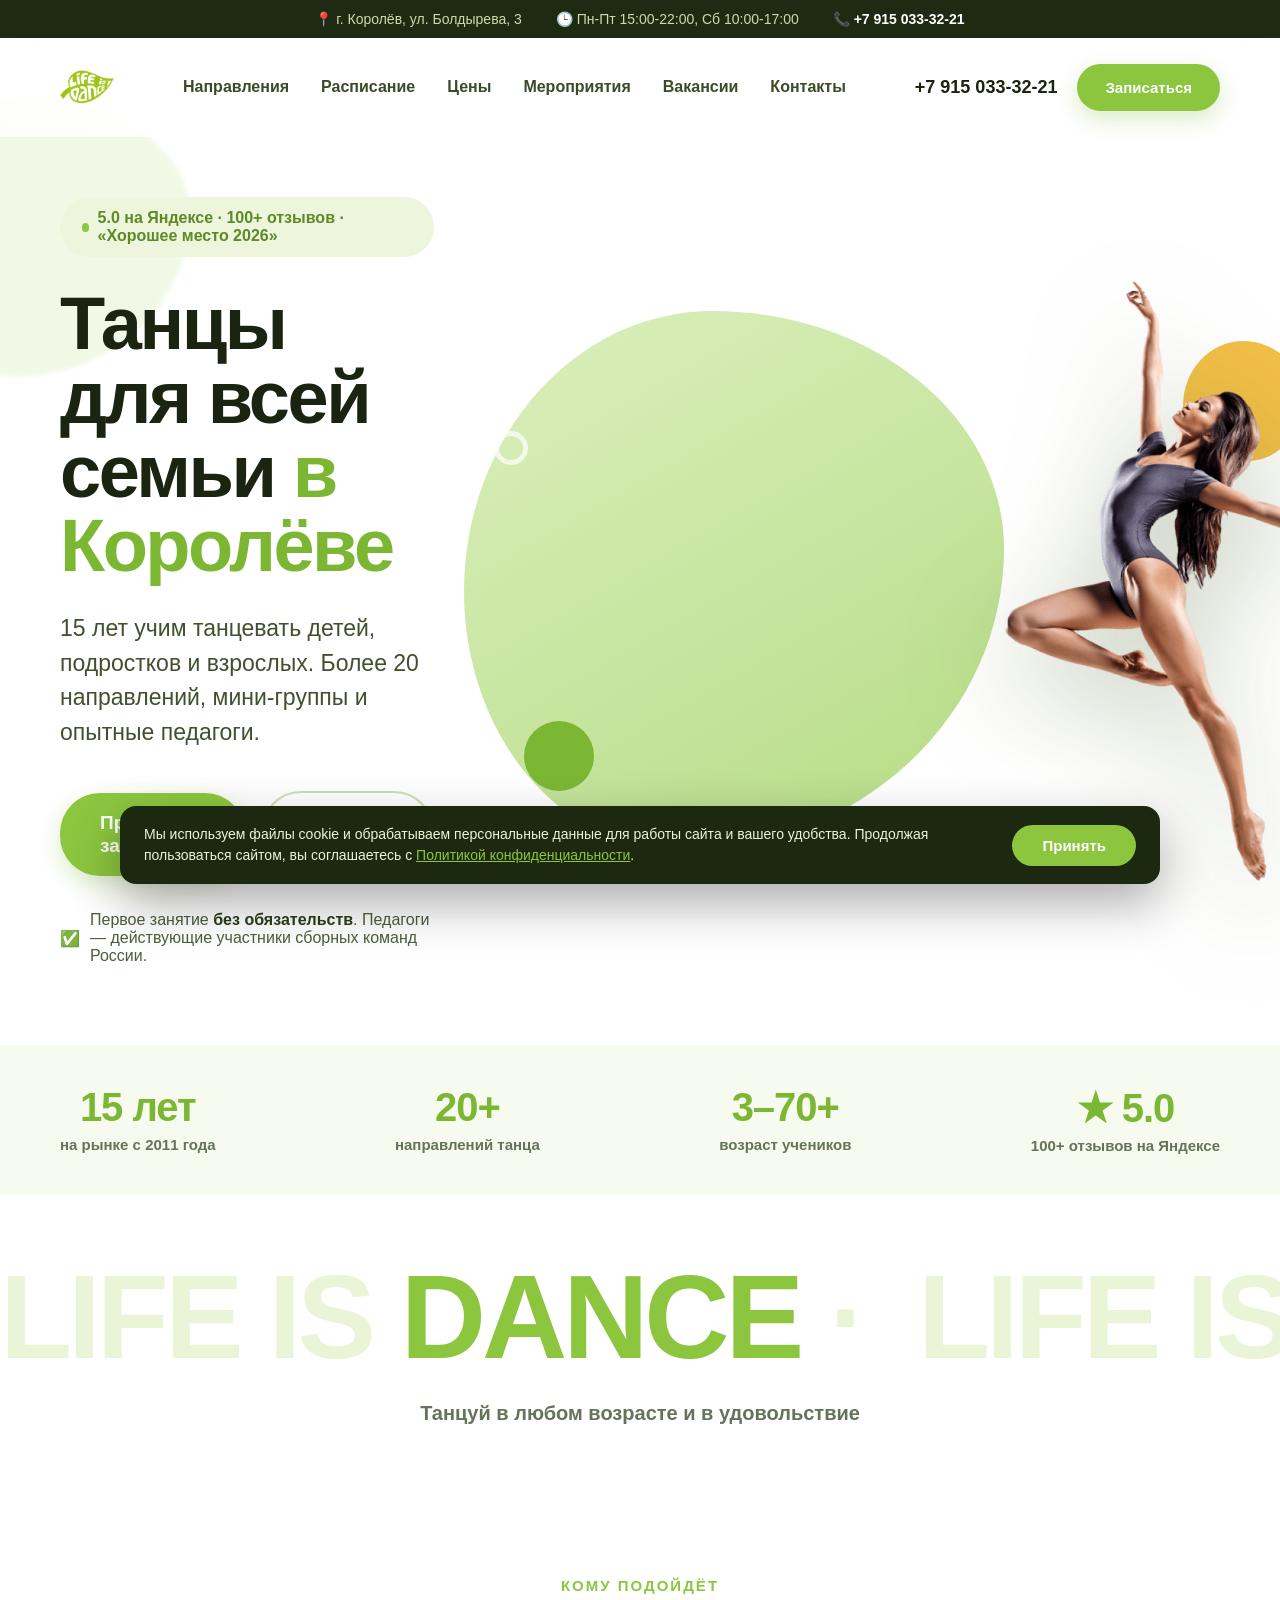
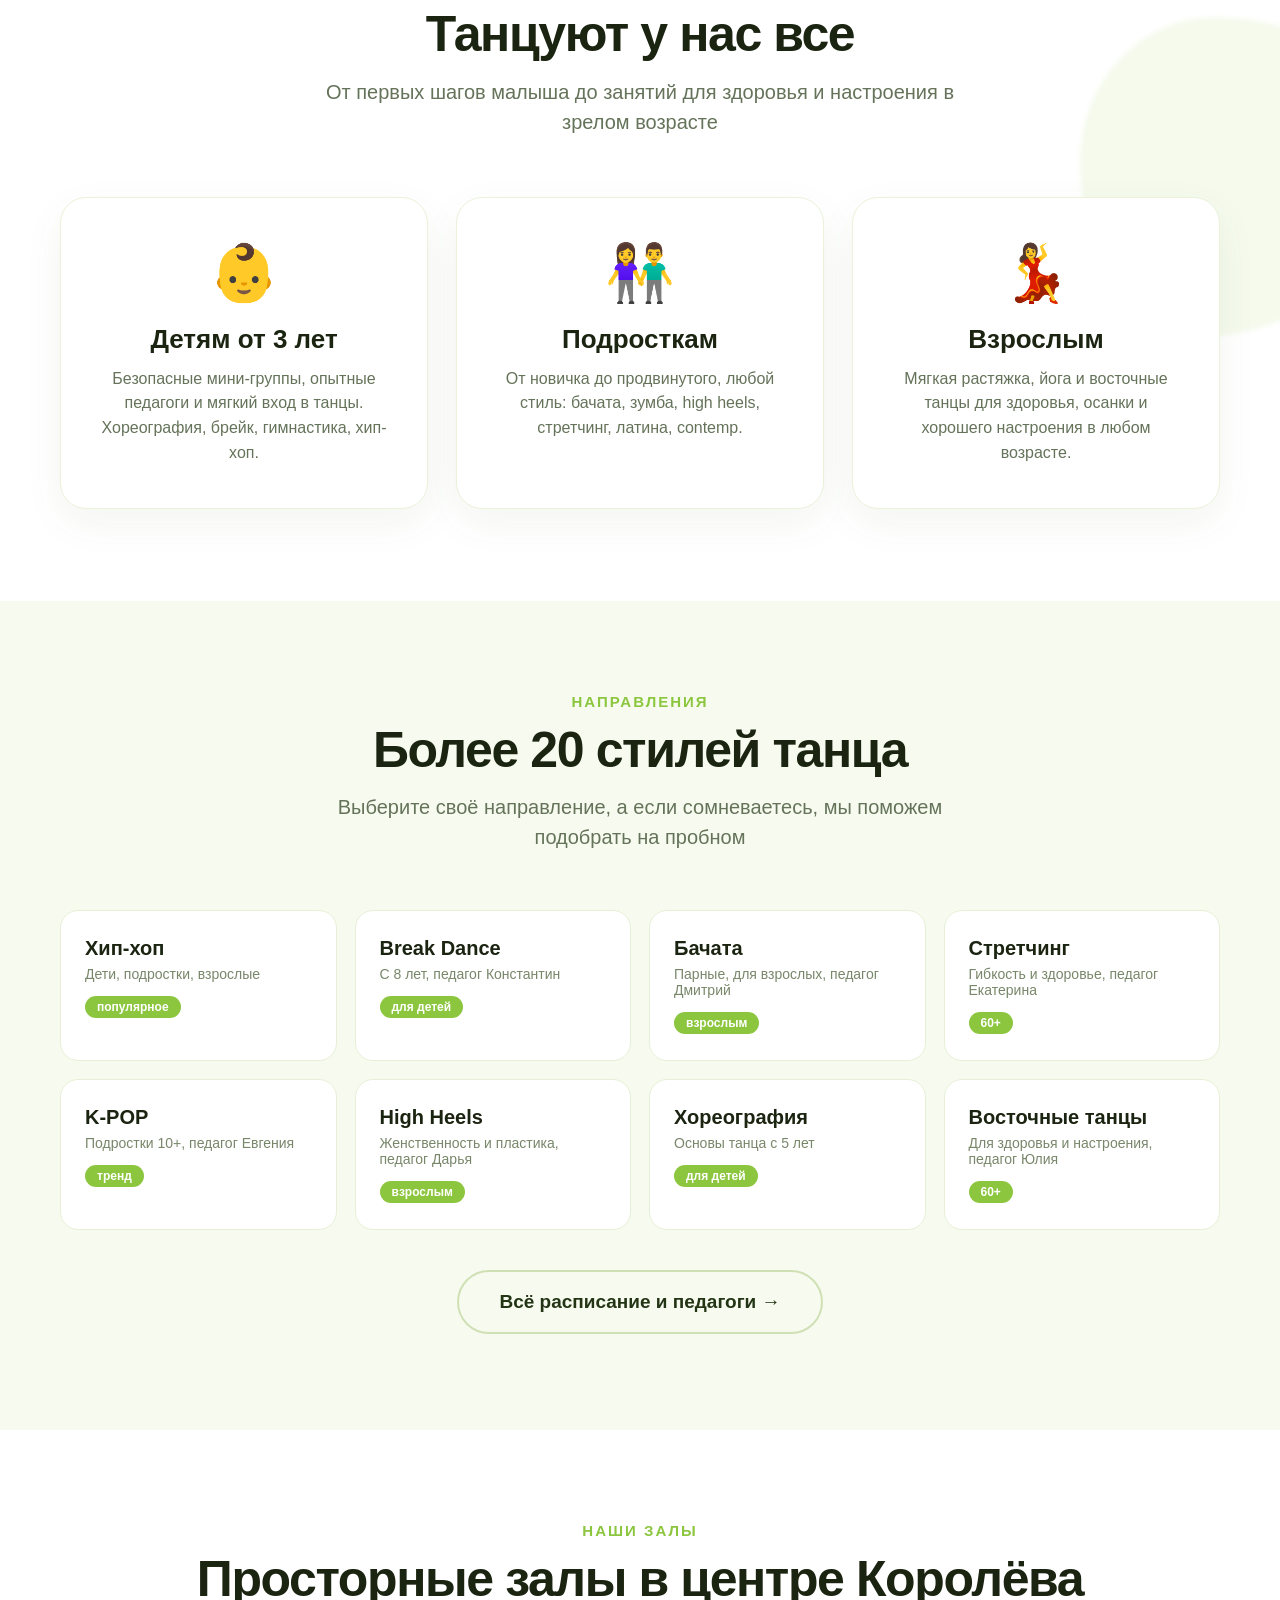
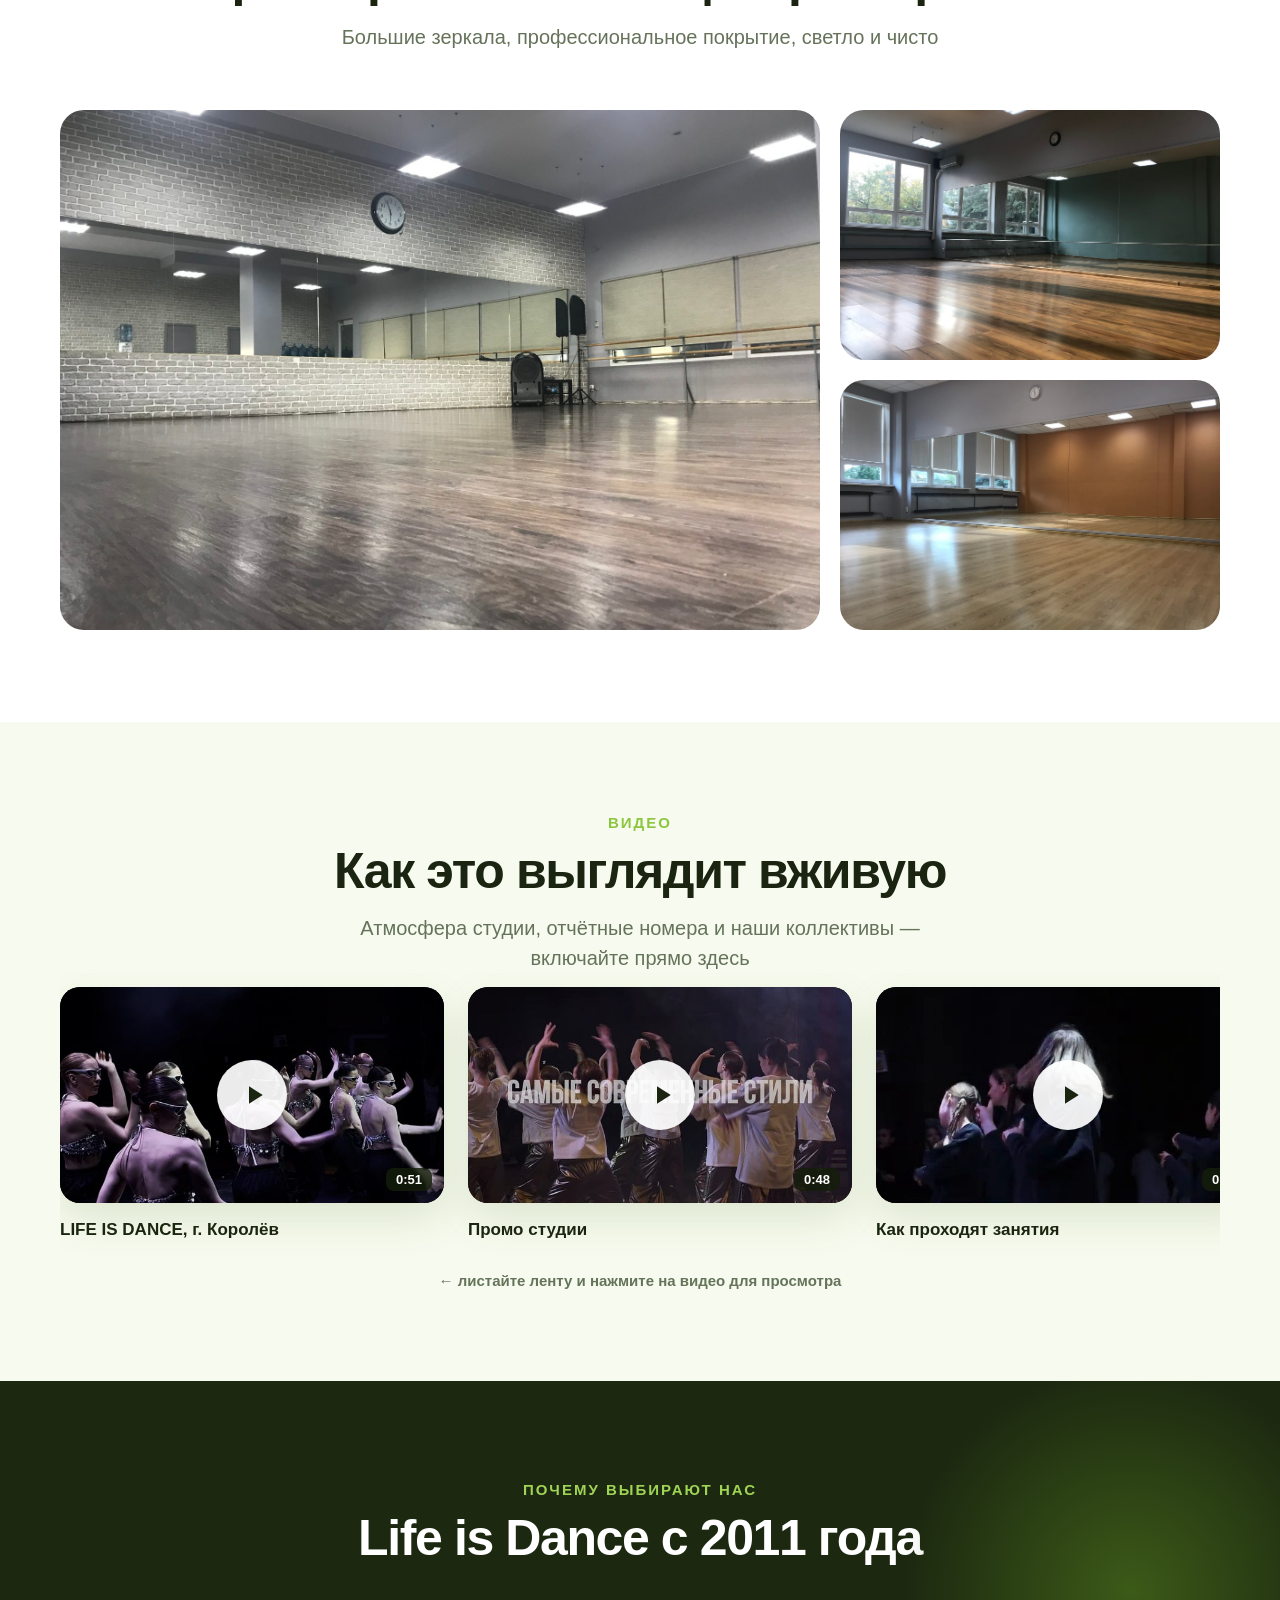
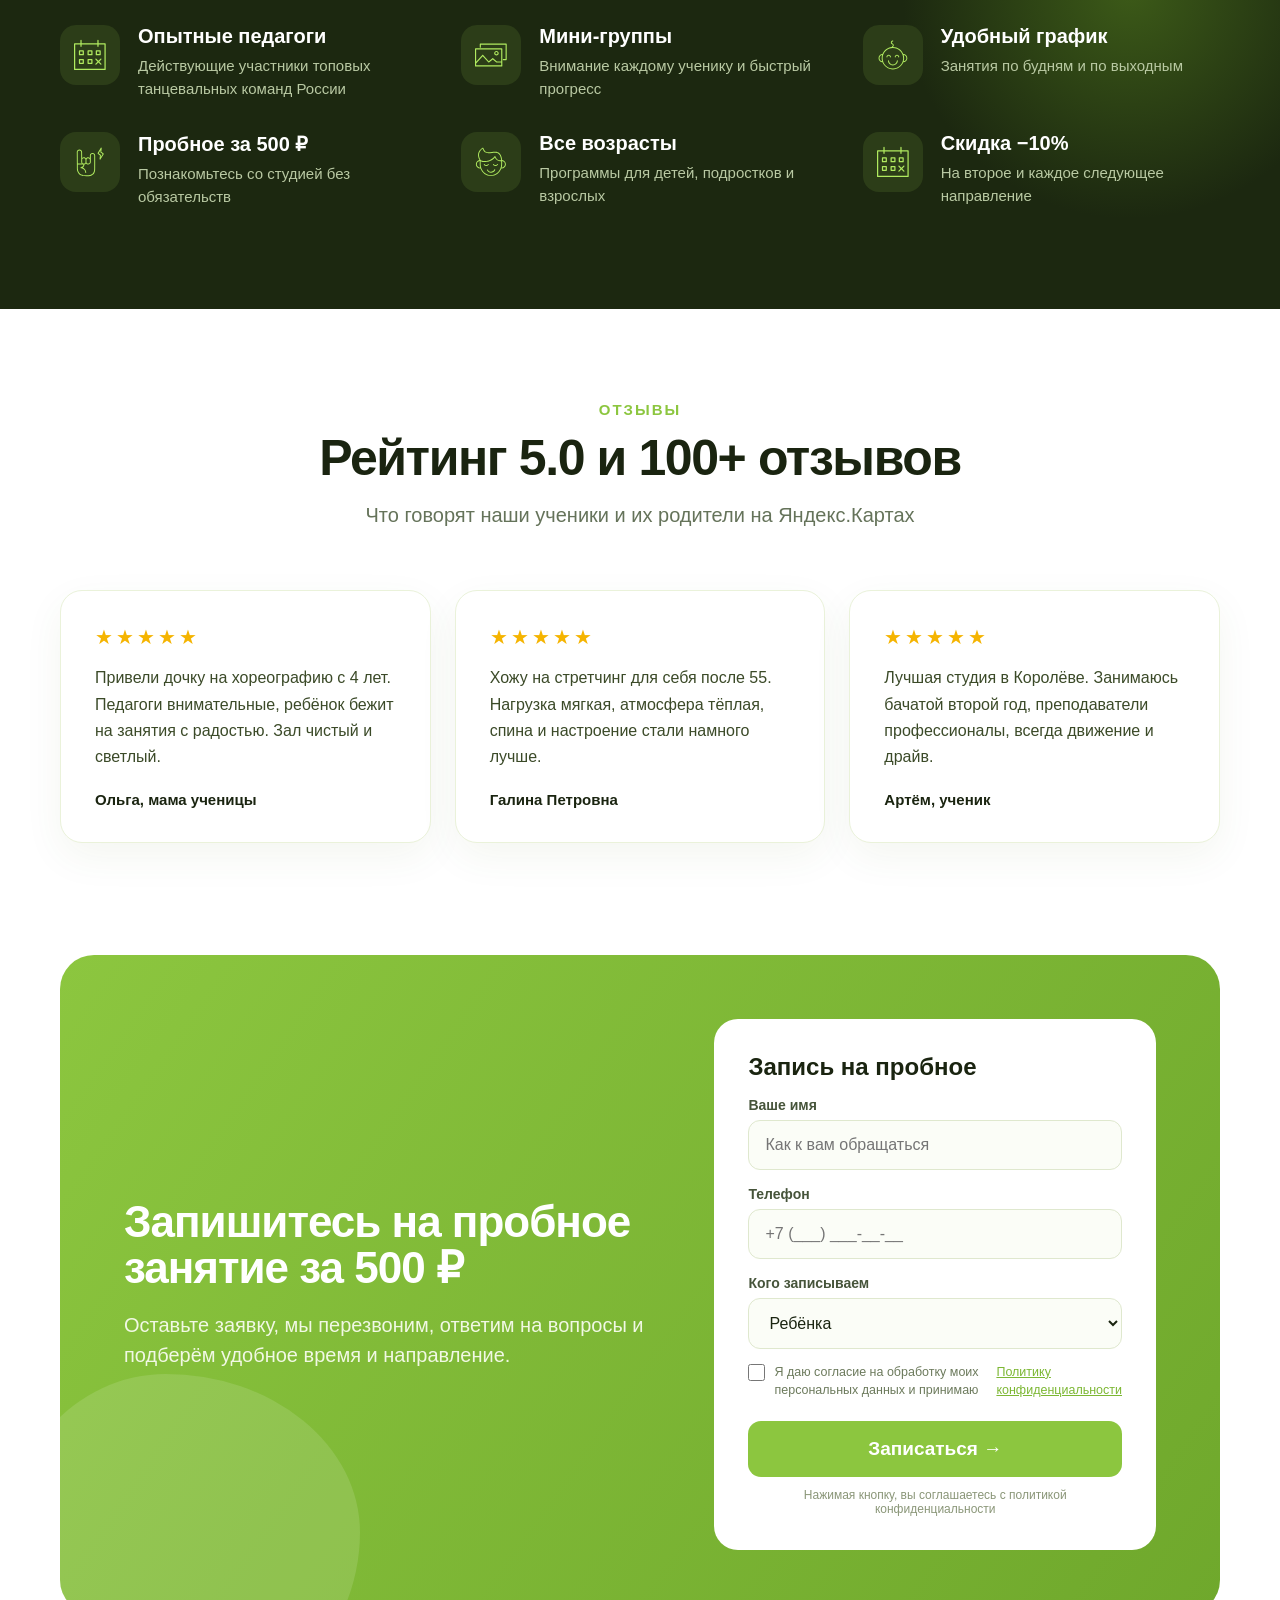
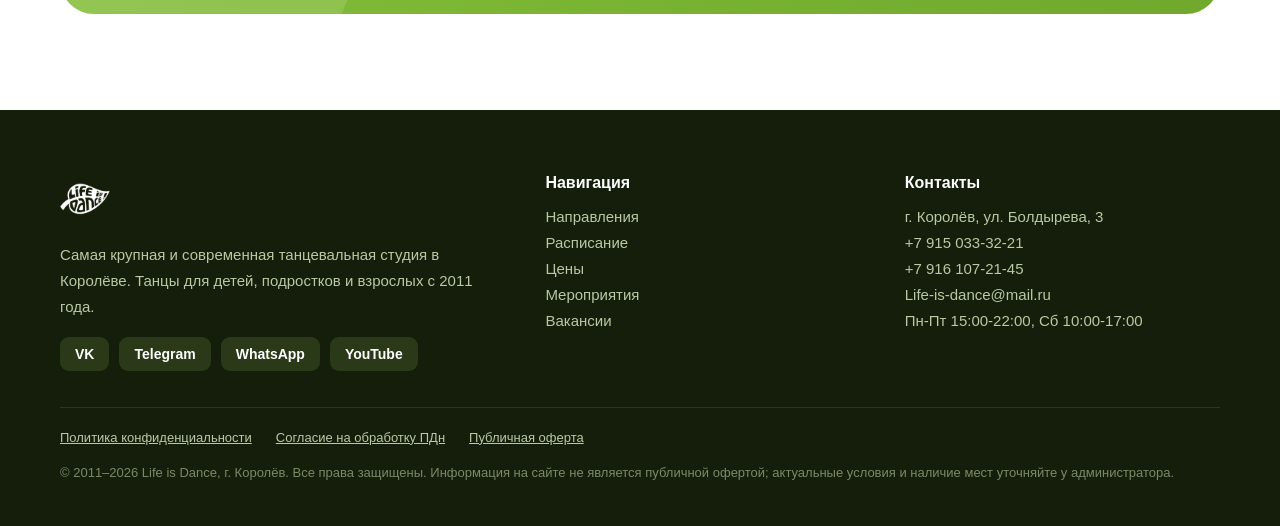
<file: index.html>
<!doctype html><html lang="ru"><head><meta charset="utf-8">
<title>Life is Dance — танцевальная студия в Королёве</title>
<meta name="viewport" content="width=device-width,initial-scale=1">
<link rel="stylesheet" href="styles.css">
<style>
/* ---- hero ---- */
.hero{display:grid;grid-template-columns:1.05fr .95fr;gap:30px;align-items:center;padding:60px 0 80px;position:relative;z-index:2}
.badge{display:inline-flex;align-items:center;gap:9px;background:var(--l3);color:#5C8A26;font-size:16px;font-weight:700;padding:12px 22px;border-radius:40px;margin-bottom:30px}
.badge .dot{width:9px;height:9px;border-radius:50%;background:var(--g);animation:twinkle 2s ease-in-out infinite}
h1{font-size:74px;line-height:1.0;font-weight:900;letter-spacing:-2.5px}
h1 span{color:var(--g2)}
.lead{font-size:23px;color:var(--ink2);line-height:1.5;margin-top:28px;max-width:520px}
.hbtns{display:flex;gap:16px;margin-top:42px;align-items:center}
.reassure{margin-top:34px;font-size:16px;color:#4E5D3A;display:flex;align-items:center;gap:10px;max-width:520px}
.reassure b{color:#2C3D18}
.hvis{position:relative;display:flex;align-items:center;justify-content:center;min-height:600px}
.hvis .b1{width:540px;height:540px;background:linear-gradient(150deg,#DCEFBE,#B5DC84);border-radius:46% 54% 60% 40%/52% 44% 56% 48%;animation:morph 14s ease-in-out infinite}
.hvis .b2{position:absolute;width:120px;height:120px;background:var(--yel);opacity:.85;border-radius:50% 50% 46% 54%/54% 48% 52% 46%;top:60px;right:70px;animation:float 6s ease-in-out infinite,morph 10s ease-in-out infinite}
.hvis .b3{position:absolute;width:70px;height:70px;background:var(--g2);border-radius:50%;bottom:90px;left:60px;animation:floatSm 5s ease-in-out infinite}
.hvis .b4{position:absolute;width:34px;height:34px;border:5px solid #fff;border-radius:50%;top:150px;left:30px;opacity:.7;animation:float 7s ease-in-out infinite}
.hvis img{position:relative;height:600px;width:auto;z-index:3;filter:drop-shadow(0 34px 55px rgba(50,80,15,.28));animation:float 8s ease-in-out infinite}
/* ---- trust strip ---- */
.trust{background:var(--l1)}
.trust .wrap{display:flex;justify-content:space-between;padding:40px 60px}
.ts{text-align:center}
.ts .n{font-size:40px;font-weight:900;color:var(--g2);letter-spacing:-1px}
.ts .l{font-size:15px;color:#65735A;font-weight:600;margin-top:6px}
/* ---- big type marquee divider ---- */
.bigtype{padding:64px 0 60px;position:relative;overflow:hidden}
.mq{display:flex;white-space:nowrap;width:max-content;animation:marquee 24s linear infinite}
.mq .t{font-size:118px;font-weight:900;letter-spacing:-4px;line-height:1;color:#EAF4D7;padding-right:60px}
.mq .t span{color:var(--g)}
.bigcap{text-align:center;font-size:20px;color:var(--mut);font-weight:600;margin-top:26px}
/* ---- audiences ---- */
.aud{display:grid;grid-template-columns:repeat(3,1fr);gap:28px;margin-top:60px;position:relative;z-index:2}
.a{background:#fff;border:1px solid var(--line);border-radius:26px;padding:42px 34px;text-align:center;box-shadow:0 14px 40px rgba(70,100,20,.06)}
.a .em{font-size:56px;display:inline-block}
.a:hover .em{animation:floatSm 1.2s ease-in-out}
.a h3{font-size:26px;font-weight:800;margin-top:18px}
.a p{font-size:16px;color:var(--mut);margin-top:12px;line-height:1.55}
/* ---- directions ---- */
.dirs{display:grid;grid-template-columns:repeat(4,1fr);gap:18px;margin-top:58px}
.d{background:#fff;border:1.5px solid #E7F0D6;border-radius:18px;padding:26px 24px}
.d .dn{font-size:20px;font-weight:800}
.d .dd{font-size:14px;color:#78876A;margin-top:6px}
.d .tag{display:inline-block;font-size:12px;font-weight:700;color:#fff;background:var(--g);border-radius:20px;padding:4px 12px;margin-top:14px}
.dmore{text-align:center;margin-top:40px}
/* ---- gallery ---- */
.gal{display:grid;grid-template-columns:2fr 1fr;gap:20px;margin-top:58px}
.gal .big{width:100%;height:520px;object-fit:cover;border-radius:24px;transition:transform .5s ease}
.gal .big:hover{transform:scale(1.02)}
.gal .col{display:grid;gap:20px}
.gal .col img{width:100%;height:250px;object-fit:cover;border-radius:24px;transition:transform .5s ease}
.gal .col img:hover{transform:scale(1.03)}
/* ---- dark premium ---- */
.dark{background:var(--dark);color:#fff;padding:100px 0;position:relative;overflow:hidden}
.dark .db{position:absolute;width:460px;height:460px;background:radial-gradient(circle,#3C5A18,transparent 70%);border-radius:50%;top:-120px;right:-80px;animation:float 12s ease-in-out infinite}
.dark .eyebrow{color:#9FD455}
.dark .h2{color:#fff}
.why{display:grid;grid-template-columns:repeat(3,1fr);gap:32px 44px;margin-top:60px;position:relative;z-index:2}
.w{display:flex;gap:18px;align-items:flex-start}
.w .ic{width:60px;height:60px;flex:none;background:#2C3D18;border-radius:16px;display:flex;align-items:center;justify-content:center;transition:transform .3s,background .3s}
.w:hover .ic{transform:translateY(-4px) rotate(-6deg);background:#37501F}
.w .ic img{width:32px;height:32px;filter:brightness(0) saturate(100%) invert(78%) sepia(38%) saturate(560%) hue-rotate(38deg)}
.w h3{font-size:20px;font-weight:800;color:#fff}
.w p{font-size:15px;color:#B9C9A3;margin-top:6px;line-height:1.55}
/* ---- reviews ---- */
.revs{display:grid;grid-template-columns:repeat(3,1fr);gap:24px;margin-top:60px}
.r{background:#fff;border:1px solid var(--line);border-radius:22px;padding:34px;box-shadow:0 14px 40px rgba(70,100,20,.06)}
.r .st{color:#F5B400;font-size:20px;letter-spacing:3px}
.r .tx{font-size:16px;color:#3B4A28;line-height:1.65;margin-top:16px}
.r .wh{font-size:15px;font-weight:800;margin-top:20px}
/* ---- cta ---- */
.ctawrap{padding:20px 0 96px}
.cta{background:linear-gradient(125deg,#8CC63F,#6FA82C,#8CC63F);background-size:200% 200%;animation:gradShift 8s ease infinite;border-radius:34px;padding:64px;display:grid;grid-template-columns:1fr .82fr;gap:52px;align-items:center;color:#fff;position:relative;overflow:hidden}
.cta .cb{position:absolute;width:360px;height:360px;background:rgba(255,255,255,.12);border-radius:46% 54% 60% 40%/52% 44% 56% 48%;bottom:-120px;left:-60px;animation:morph 12s ease-in-out infinite}
.cta h2{font-size:44px;font-weight:900;letter-spacing:-1px;line-height:1.05;position:relative;z-index:2}
.cta p{font-size:20px;color:#F1F8E4;margin-top:18px;line-height:1.5;position:relative;z-index:2}
.form{background:#fff;border-radius:24px;padding:34px;position:relative;z-index:2}
.form .fh{font-size:24px;font-weight:800;color:var(--ink)}
.field{margin-top:15px}
.field label{font-size:14px;font-weight:700;color:#46543A}
.inp{margin-top:6px;border:1.5px solid #DFE8CE;border-radius:12px;padding:15px 16px;font-size:16px;color:#8A9678;background:#FBFDF7}
.inp.sel{display:flex;justify-content:space-between;align-items:center}
.subm{margin-top:22px;background:var(--g);color:#fff;font-size:19px;font-weight:800;padding:17px;border-radius:13px;text-align:center;cursor:pointer;transition:transform .2s,box-shadow .2s}
.subm:hover{transform:translateY(-2px);box-shadow:0 12px 26px rgba(124,183,51,.4)}
.pnote{font-size:12px;color:#8A9678;text-align:center;margin-top:11px}
@media (max-width:900px){
  .hero{grid-template-columns:1fr;gap:4px;padding:24px 0 30px}
  h1{font-size:40px;letter-spacing:-1px}
  .lead{font-size:18px;margin-top:20px}
  .hbtns{flex-wrap:wrap;gap:10px;margin-top:26px}
  .hbtns .btn.lg{font-size:16px;padding:15px 22px}
  .reassure{margin-top:22px;font-size:15px}
  .hvis{min-height:auto;margin-top:12px}
  .hvis .b1{width:280px;height:280px}
  .hvis img{height:320px}
  .hvis .b2{width:64px;height:64px;top:12px;right:12px}
  .hvis .b3{width:40px;height:40px;bottom:50px;left:16px}
  .hvis .b4{display:none}
  .trust .wrap{flex-wrap:wrap;gap:20px 10px;padding:26px 20px}
  .ts{flex:1 1 40%}
  .ts .n{font-size:28px}
  .mq .t{font-size:52px;padding-right:34px}
  .bigtype{padding:36px 0}
  .bigcap{font-size:16px;margin-top:18px}
  .aud{grid-template-columns:1fr;gap:16px;margin-top:34px}
  .a{padding:30px 24px}
  .a .em{font-size:46px}
  .a h3{font-size:23px}
  .dirs{grid-template-columns:1fr 1fr;gap:12px;margin-top:32px}
  .d{padding:18px 15px}
  .d .dn{font-size:17px}
  .dmore{margin-top:28px}
  .gal{grid-template-columns:1fr;margin-top:32px}
  .gal .big{height:260px}
  .gal .col{grid-template-columns:1fr 1fr}
  .gal .col img{height:150px}
  .why{grid-template-columns:1fr;gap:22px;margin-top:38px}
  .revs{grid-template-columns:1fr;margin-top:34px}
  .ctawrap{padding:14px 0 56px}
  .cta{grid-template-columns:1fr;padding:32px 22px;gap:22px}
  .cta h2{font-size:27px}
  .cta p{font-size:16px}
  .form{padding:24px}
  .hero>div{min-width:0}
  .badge{white-space:normal}
  h1{overflow-wrap:break-word}
  .hvis{max-width:100%;overflow:hidden}
  .hvis img{max-width:84%;height:auto}
}
@media (max-width:520px){
  .dirs{grid-template-columns:1fr}
  h1{font-size:33px}
  .lead{font-size:17px}
  .mq .t{font-size:40px}
  .gal .col{grid-template-columns:1fr}
  .gal .col img{height:190px}
  .ts .n{font-size:24px}
  .ts .l{font-size:13px}
}
</style></head><body>

<div class="bar"><span>📍 г. Королёв, ул. Болдырева, 3</span><span>🕒 Пн-Пт 15:00-22:00, Сб 10:00-17:00</span><span>📞 <b>+7 915 033-32-21</b></span></div>

<header>
  <a href="index.html" class="logo"><img src="site_images/logo.png" alt="Life is Dance"></a>
  <nav>
    <a href="napravleniya.html">Направления</a>
    <a href="raspisanie.html">Расписание</a>
    <a href="price.html">Цены</a>
    <a href="meropriyatiya.html">Мероприятия</a>
    <a href="vakansii.html">Вакансии</a>
    <a href="index.html#contacts">Контакты</a>
  </nav>
  <div class="htop"><div class="phone">+7 915 033-32-21</div><a href="#lead" class="btn">Записаться</a></div>
</header>

<div class="wrap">
  <div class="blob" data-par="0.06" style="width:280px;height:280px;background:#EDF6DC;top:-40px;left:-90px;opacity:.7;animation:morph 18s ease-in-out infinite"></div>
  <div class="hero">
    <div>
      <div class="badge rv"><span class="dot"></span>5.0 на Яндексе · 100+ отзывов · «Хорошее место 2026»</div>
      <h1 class="rv">Танцы<br>для всей семьи <span>в Королёве</span></h1>
      <div class="lead rv">15 лет учим танцевать детей, подростков и взрослых. Более 20 направлений, мини-группы и опытные педагоги.</div>
      <div class="hbtns rv"><a href="#lead" class="btn lg">Пробное за 500 ₽</a><a href="raspisanie.html" class="btn lg out">Расписание →</a></div>
      <div class="reassure rv">✅ <span>Первое занятие <b>без обязательств</b>. Педагоги — действующие участники сборных команд России.</span></div>
    </div>
    <div class="hvis rv right"><div class="b1"></div><div class="b2"></div><div class="b3"></div><div class="b4"></div><img src="site_images/girl.png" alt="Танцовщица"></div>
  </div>
</div>

<div class="trust"><div class="wrap">
  <div class="ts rv"><div class="n" data-count="15" data-suffix=" лет">15 лет</div><div class="l">на рынке с 2011 года</div></div>
  <div class="ts rv"><div class="n" data-count="20" data-suffix="+">20+</div><div class="l">направлений танца</div></div>
  <div class="ts rv"><div class="n">3–70+</div><div class="l">возраст учеников</div></div>
  <div class="ts rv"><div class="n" data-count="5.0" data-prefix="★ ">★ 5.0</div><div class="l">100+ отзывов на Яндексе</div></div>
</div></div>

<div class="bigtype">
  <div class="mq">
    <div class="t">LIFE IS <span>DANCE</span> · </div>
    <div class="t">LIFE IS <span>DANCE</span> · </div>
    <div class="t">LIFE IS <span>DANCE</span> · </div>
    <div class="t">LIFE IS <span>DANCE</span> · </div>
  </div>
  <div class="bigcap">Танцуй в любом возрасте и в удовольствие</div>
</div>

<section><div class="wrap">
  <div class="blob" data-par="0.05" style="width:320px;height:320px;background:#F3F9E9;top:40px;right:-120px;opacity:.8;animation:morph 20s ease-in-out infinite"></div>
  <div class="eyebrow rv">Кому подойдёт</div>
  <div class="h2 rv">Танцуют у нас все</div>
  <div class="sub rv">От первых шагов малыша до занятий для здоровья и настроения в зрелом возрасте</div>
  <div class="aud">
    <div class="a rv lift"><div class="em">👶</div><h3>Детям от 3 лет</h3><p>Безопасные мини-группы, опытные педагоги и мягкий вход в танцы. Хореография, брейк, гимнастика, хип-хоп.</p></div>
    <div class="a rv lift"><div class="em">👫</div><h3>Подросткам</h3><p>От новичка до продвинутого, любой стиль: бачата, зумба, high heels, стретчинг, латина, contemp.</p></div>
    <div class="a rv lift"><div class="em">💃</div><h3>Взрослым</h3><p>Мягкая растяжка, йога и восточные танцы для здоровья, осанки и хорошего настроения в любом возрасте.</p></div>
  </div>
</div></section>

<section id="dirs" style="background:#F7FBEF;"><div class="wrap">
  <div class="eyebrow rv">Направления</div>
  <div class="h2 rv">Более 20 стилей танца</div>
  <div class="sub rv">Выберите своё направление, а если сомневаетесь, мы поможем подобрать на пробном</div>
  <div class="dirs">
    <div class="d rv lift"><div class="dn">Хип-хоп</div><div class="dd">Дети, подростки, взрослые</div><div class="tag">популярное</div></div>
    <div class="d rv lift"><div class="dn">Break Dance</div><div class="dd">С 8 лет, педагог Константин</div><div class="tag">для детей</div></div>
    <div class="d rv lift"><div class="dn">Бачата</div><div class="dd">Парные, для взрослых, педагог Дмитрий</div><div class="tag">взрослым</div></div>
    <div class="d rv lift"><div class="dn">Стретчинг</div><div class="dd">Гибкость и здоровье, педагог Екатерина</div><div class="tag">60+</div></div>
    <div class="d rv lift"><div class="dn">K-POP</div><div class="dd">Подростки 10+, педагог Евгения</div><div class="tag">тренд</div></div>
    <div class="d rv lift"><div class="dn">High Heels</div><div class="dd">Женственность и пластика, педагог Дарья</div><div class="tag">взрослым</div></div>
    <div class="d rv lift"><div class="dn">Хореография</div><div class="dd">Основы танца с 5 лет</div><div class="tag">для детей</div></div>
    <div class="d rv lift"><div class="dn">Восточные танцы</div><div class="dd">Для здоровья и настроения, педагог Юлия</div><div class="tag">60+</div></div>
  </div>
  <div class="dmore"><a href="raspisanie.html" class="btn lg out">Всё расписание и педагоги →</a></div>
</div></section>

<section id="gal"><div class="wrap">
  <div class="eyebrow rv">Наши залы</div>
  <div class="h2 rv">Просторные залы в центре Королёва</div>
  <div class="sub rv">Большие зеркала, профессиональное покрытие, светло и чисто</div>
  <div class="gal">
    <img class="big rv left" src="site_images/hall1.jpg" alt="Зал">
    <div class="col"><img class="rv right" src="site_images/hall2.jpg" alt="Зал"><img class="rv right" src="site_images/hall3.jpg" alt="Зал"></div>
  </div>
</div></section>

<section id="video" style="background:#F7FBEF"><div class="wrap">
  <div class="eyebrow rv">Видео</div>
  <div class="h2 rv">Как это выглядит вживую</div>
  <div class="sub rv">Атмосфера студии, отчётные номера и наши коллективы — включайте прямо здесь</div>
  <div class="vlane" id="videoLane"></div>
  <div class="vhint rv">← листайте ленту и нажмите на видео для просмотра</div>
</div></section>

<div class="dark"><div class="wrap">
  <div class="db"></div>
  <div class="eyebrow rv">Почему выбирают нас</div>
  <div class="h2 rv">Life is Dance с 2011 года</div>
  <div class="why">
    <div class="w rv"><div class="ic"><img src="site_images/icon1.svg"></div><div><h3>Опытные педагоги</h3><p>Действующие участники топовых танцевальных команд России</p></div></div>
    <div class="w rv"><div class="ic"><img src="site_images/icon2.svg"></div><div><h3>Мини-группы</h3><p>Внимание каждому ученику и быстрый прогресс</p></div></div>
    <div class="w rv"><div class="ic"><img src="site_images/icon3.svg"></div><div><h3>Удобный график</h3><p>Занятия по будням и по выходным</p></div></div>
    <div class="w rv"><div class="ic"><img src="site_images/icon4.svg"></div><div><h3>Пробное за 500 ₽</h3><p>Познакомьтесь со студией без обязательств</p></div></div>
    <div class="w rv"><div class="ic"><img src="site_images/icon5.svg"></div><div><h3>Все возрасты</h3><p>Программы для детей, подростков и взрослых</p></div></div>
    <div class="w rv"><div class="ic"><img src="site_images/icon1.svg"></div><div><h3>Скидка −10%</h3><p>На второе и каждое следующее направление</p></div></div>
  </div>
</div></div>

<section id="revs"><div class="wrap">
  <div class="eyebrow rv">Отзывы</div>
  <div class="h2 rv">Рейтинг 5.0 и 100+ отзывов</div>
  <div class="sub rv">Что говорят наши ученики и их родители на Яндекс.Картах</div>
  <div class="revs">
    <div class="r rv lift"><div class="st">★★★★★</div><div class="tx">Привели дочку на хореографию с 4 лет. Педагоги внимательные, ребёнок бежит на занятия с радостью. Зал чистый и светлый.</div><div class="wh">Ольга, мама ученицы</div></div>
    <div class="r rv lift"><div class="st">★★★★★</div><div class="tx">Хожу на стретчинг для себя после 55. Нагрузка мягкая, атмосфера тёплая, спина и настроение стали намного лучше.</div><div class="wh">Галина Петровна</div></div>
    <div class="r rv lift"><div class="st">★★★★★</div><div class="tx">Лучшая студия в Королёве. Занимаюсь бачатой второй год, преподаватели профессионалы, всегда движение и драйв.</div><div class="wh">Артём, ученик</div></div>
  </div>
</div></section>

<div class="ctawrap" id="lead"><div class="wrap">
  <div class="cta rv zoom">
    <div class="cb"></div>
    <div>
      <h2>Запишитесь на пробное занятие за 500 ₽</h2>
      <p>Оставьте заявку, мы перезвоним, ответим на вопросы и подберём удобное время и направление.</p>
    </div>
    <form class="form lidform" data-subject="Запись на пробное — Life is Dance">
      <div class="lf-body">
        <div class="fh">Запись на пробное</div>
        <div class="lf-chosen" style="display:none;background:#EDF6DC;border:1px solid #D4E7B0;border-radius:11px;padding:11px 15px;margin-top:8px;font-size:15px;color:#3B4A28">Вы записываетесь на: <b></b></div>
        <div class="field"><label>Ваше имя</label><input name="Имя" class="inp" style="width:100%;color:#1A2410;font-family:inherit;outline:none" placeholder="Как к вам обращаться"></div>
        <div class="field"><label>Телефон</label><input name="Телефон" type="tel" class="inp" style="width:100%;color:#1A2410;font-family:inherit;outline:none" placeholder="+7 (___) ___-__-__"></div>
        <div class="field"><label>Кого записываем</label><select name="Кого записываем" class="inp" style="width:100%;color:#1A2410;font-family:inherit;outline:none"><option>Ребёнка</option><option>Подростка</option><option>Взрослого</option><option>Себя</option></select></div>
        <div class="lf-err" style="display:none;color:#C0574F;font-size:13px;margin-top:10px;font-weight:600"></div>
        <button type="submit" class="subm" style="width:100%;border:0;cursor:pointer;font-family:inherit">Записаться →</button>
        <div class="pnote">Нажимая кнопку, вы соглашаетесь с политикой конфиденциальности</div>
      </div>
      <div class="lf-ok" style="display:none;text-align:center;padding:20px 8px">
        <div style="font-size:52px">✅</div>
        <div style="font-size:23px;font-weight:800;color:#1A2410;margin-top:10px">Заявка принята!</div>
        <div style="font-size:16px;color:#65735A;margin-top:8px;line-height:1.5">Мы перезвоним в ближайшее время и подберём удобное время.</div>
      </div>
    </form>
  </div>
</div></div>

<footer id="contacts"><div class="wrap"><div class="fgrid">
  <div><div class="lg"><img src="site_images/logo.png" alt="Life is Dance"></div>
    <p>Самая крупная и современная танцевальная студия в Королёве. Танцы для детей, подростков и взрослых с 2011 года.</p>
    <div class="soc"><span>VK</span><span>Telegram</span><span>WhatsApp</span><span>YouTube</span></div>
  </div>
  <div><h4>Навигация</h4>
    <a class="fl" href="napravleniya.html">Направления</a>
    <a class="fl" href="raspisanie.html">Расписание</a>
    <a class="fl" href="price.html">Цены</a>
    <a class="fl" href="meropriyatiya.html">Мероприятия</a>
    <a class="fl" href="vakansii.html">Вакансии</a>
  </div>
  <div><h4>Контакты</h4>
    <span class="fl">г. Королёв, ул. Болдырева, 3</span>
    <span class="fl">+7 915 033-32-21</span>
    <span class="fl">+7 916 107-21-45</span>
    <span class="fl">Life-is-dance@mail.ru</span>
    <span class="fl">Пн-Пт 15:00-22:00, Сб 10:00-17:00</span>
  </div>
</div></div></footer>

<script src="data.js"></script>
<script>renderVideos(document.getElementById('videoLane'), lidLoad());</script>
<script src="app.js"></script>
</body></html>
</file>
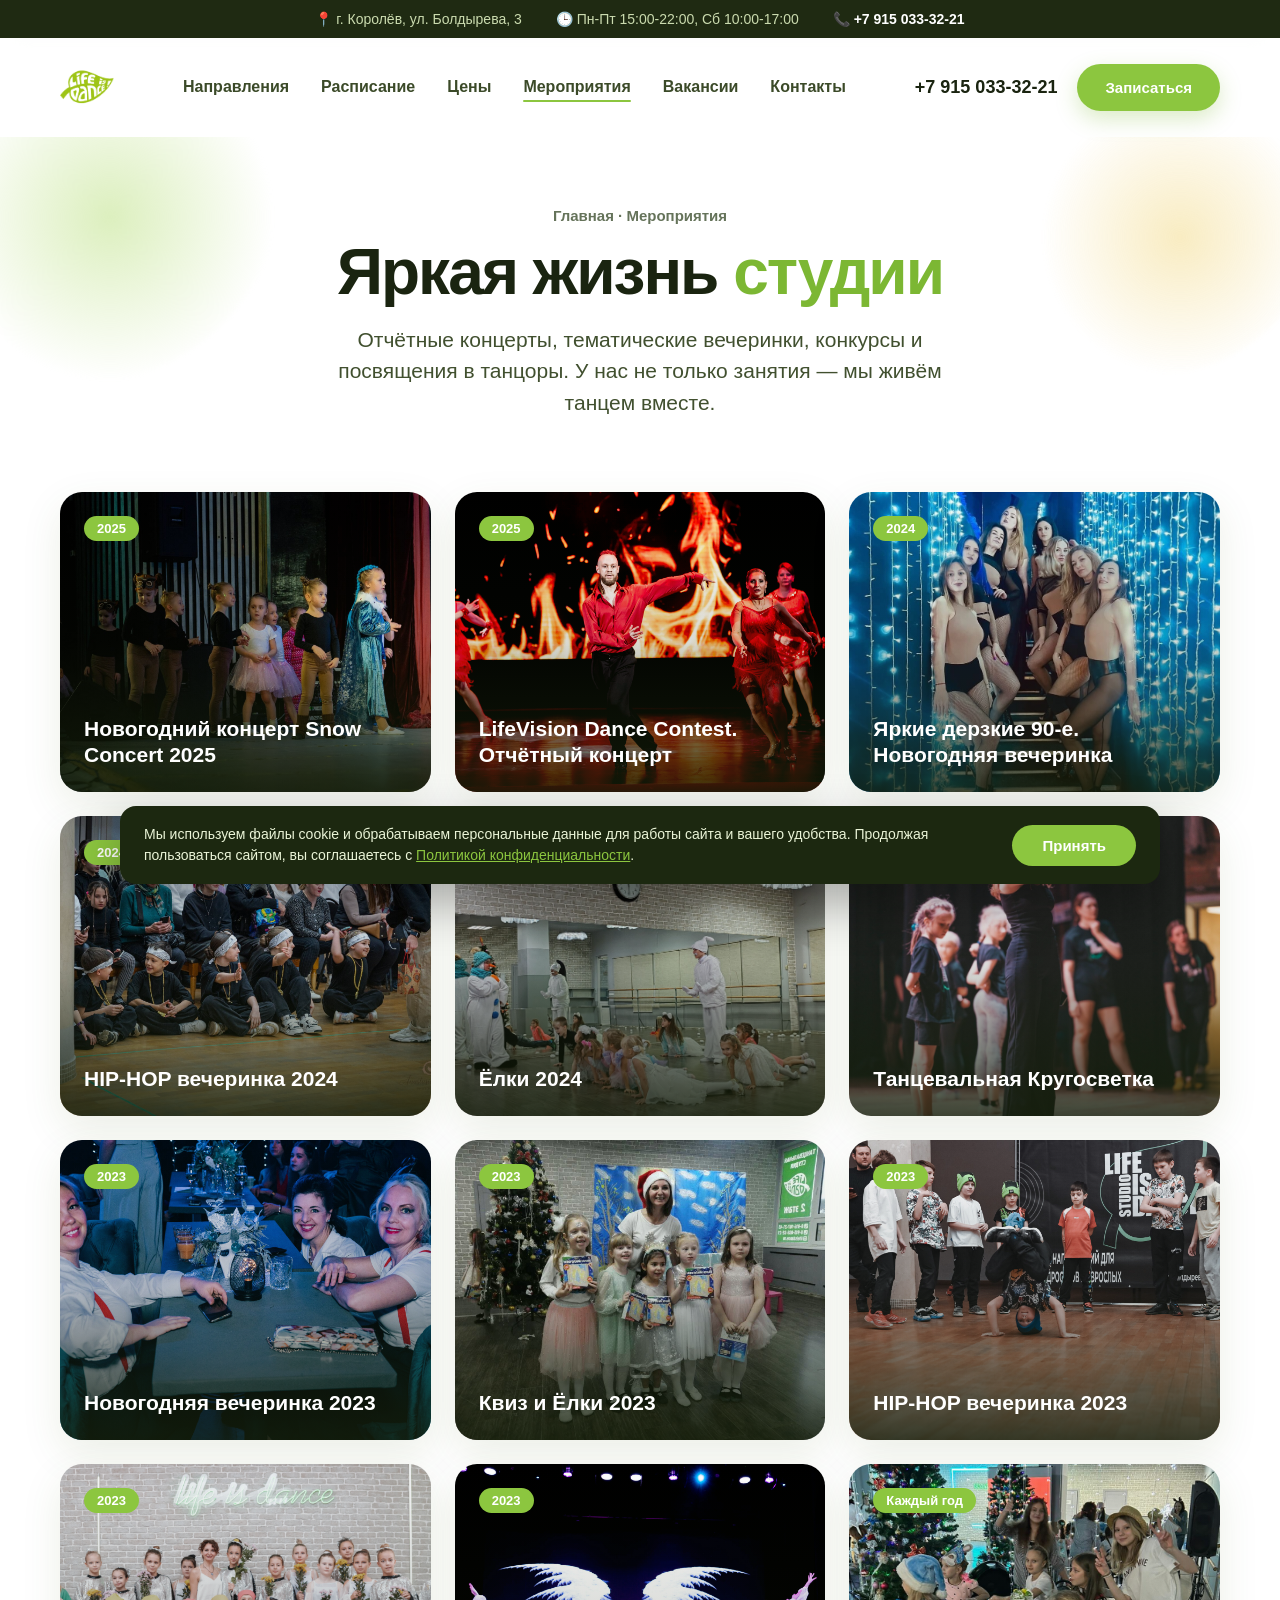
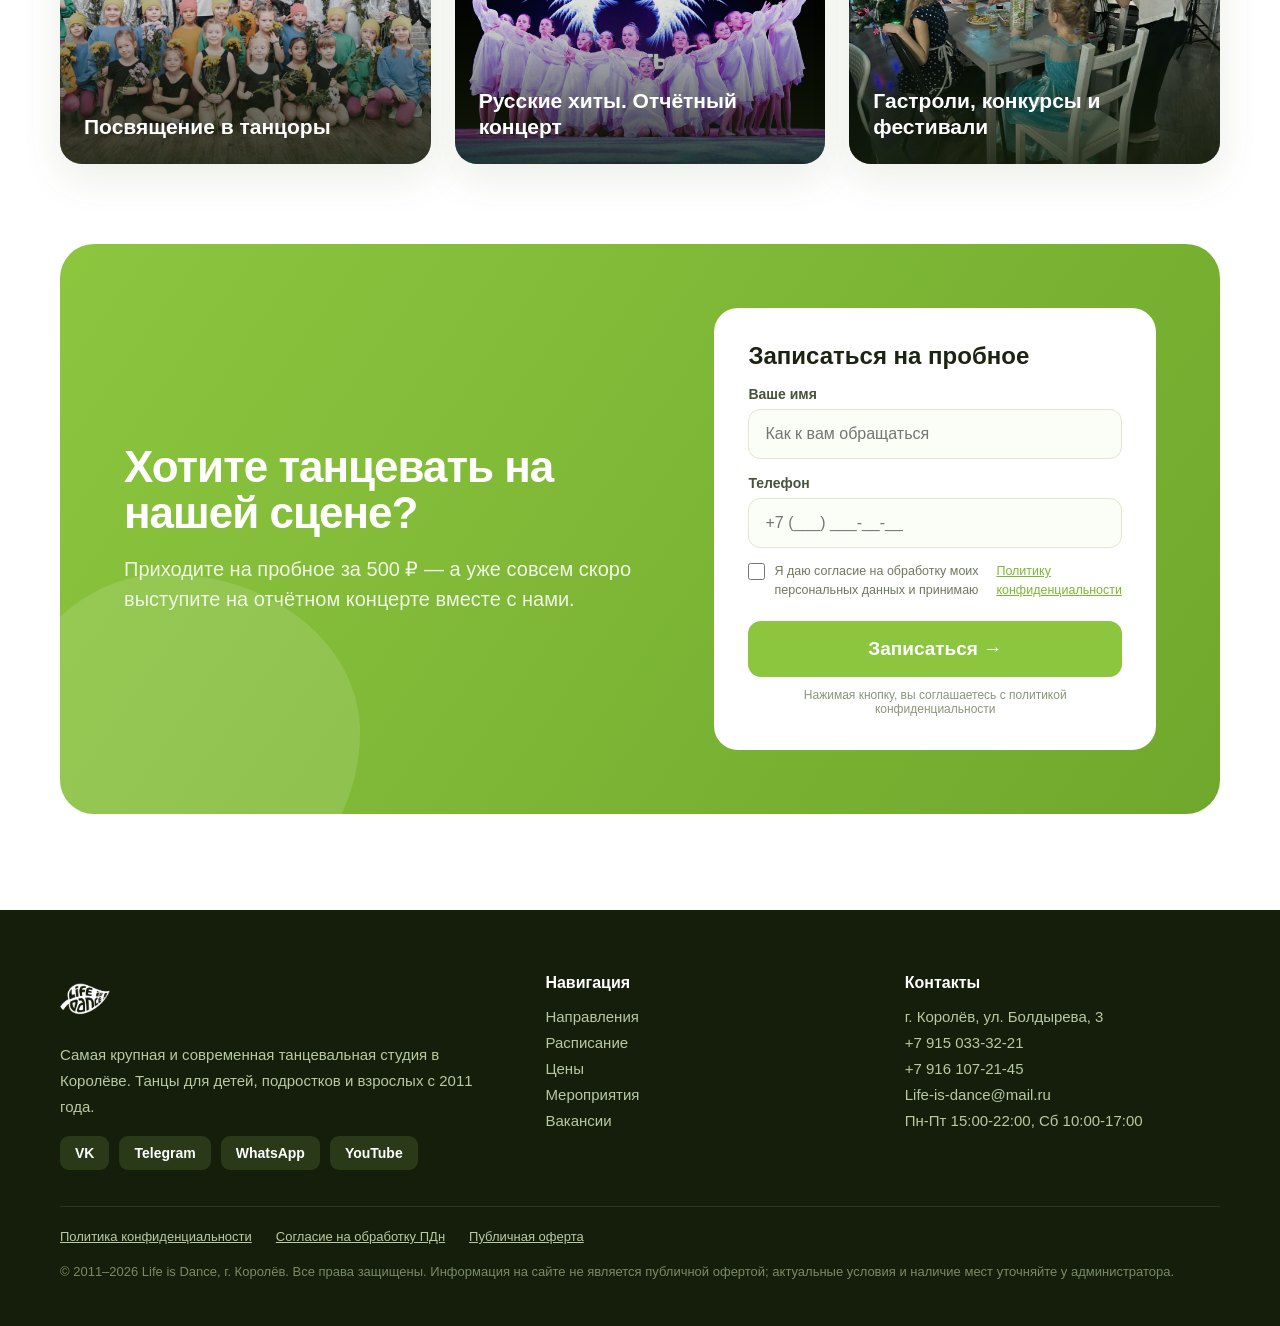
<file: meropriyatiya.html>
<!doctype html><html lang="ru"><head><meta charset="utf-8">
<title>Мероприятия — Life is Dance, Королёв</title>
<meta name="viewport" content="width=device-width,initial-scale=1">
<link rel="stylesheet" href="styles.css">
</head><body>

<div class="bar"><span>📍 г. Королёв, ул. Болдырева, 3</span><span>🕒 Пн-Пт 15:00-22:00, Сб 10:00-17:00</span><span>📞 <b>+7 915 033-32-21</b></span></div>

<header>
  <a href="index.html" class="logo"><img src="site_images/logo.png" alt="Life is Dance"></a>
  <nav>
    <a href="napravleniya.html">Направления</a>
    <a href="raspisanie.html">Расписание</a>
    <a href="price.html">Цены</a>
    <a href="meropriyatiya.html" class="active">Мероприятия</a>
    <a href="vakansii.html">Вакансии</a>
    <a href="index.html#contacts">Контакты</a>
  </nav>
  <div class="htop"><div class="phone">+7 915 033-32-21</div><a href="#lead" class="btn">Записаться</a></div>
</header>

<div class="phero">
  <div class="blob bA"></div><div class="blob bB"></div>
  <div class="crumbs"><a href="index.html">Главная</a> · Мероприятия</div>
  <div class="ptitle">Яркая жизнь <span>студии</span></div>
  <div class="pdesc">Отчётные концерты, тематические вечеринки, конкурсы и посвящения в танцоры. У нас не только занятия — мы живём танцем вместе.</div>
</div>

<div class="wrap">
  <div class="events">
    <div class="event rv"><img src="site_images/events/ev1.jpg" alt=""><div class="ov"><span class="eyear">2025</span><div class="etitle">Новогодний концерт Snow Concert 2025</div></div></div>
    <div class="event rv"><img src="site_images/events/ev2.jpg" alt=""><div class="ov"><span class="eyear">2025</span><div class="etitle">LifeVision Dance Contest. Отчётный концерт</div></div></div>
    <div class="event rv"><img src="site_images/events/ev3.jpg" alt=""><div class="ov"><span class="eyear">2024</span><div class="etitle">Яркие дерзкие 90-е. Новогодняя вечеринка</div></div></div>
    <div class="event rv"><img src="site_images/events/ev4.jpg" alt=""><div class="ov"><span class="eyear">2024</span><div class="etitle">HIP-HOP вечеринка 2024</div></div></div>
    <div class="event rv"><img src="site_images/events/ev5.jpg" alt=""><div class="ov"><span class="eyear">2024</span><div class="etitle">Ёлки 2024</div></div></div>
    <div class="event rv"><img src="site_images/events/ev6.jpg" alt=""><div class="ov"><span class="eyear">2024</span><div class="etitle">Танцевальная Кругосветка</div></div></div>
    <div class="event rv"><img src="site_images/events/ev7.jpg" alt=""><div class="ov"><span class="eyear">2023</span><div class="etitle">Новогодняя вечеринка 2023</div></div></div>
    <div class="event rv"><img src="site_images/events/ev8.jpg" alt=""><div class="ov"><span class="eyear">2023</span><div class="etitle">Квиз и Ёлки 2023</div></div></div>
    <div class="event rv"><img src="site_images/events/ev9.jpg" alt=""><div class="ov"><span class="eyear">2023</span><div class="etitle">HIP-HOP вечеринка 2023</div></div></div>
    <div class="event rv"><img src="site_images/events/ev10.jpg" alt=""><div class="ov"><span class="eyear">2023</span><div class="etitle">Посвящение в танцоры</div></div></div>
    <div class="event rv"><img src="site_images/events/ev11.jpg" alt=""><div class="ov"><span class="eyear">2023</span><div class="etitle">Русские хиты. Отчётный концерт</div></div></div>
    <div class="event rv"><img src="site_images/events/ev12.jpg" alt=""><div class="ov"><span class="eyear">Каждый год</span><div class="etitle">Гастроли, конкурсы и фестивали</div></div></div>
  </div>
</div>

<div class="ctawrap" id="lead" style="padding-top:80px"><div class="wrap">
  <div class="cta rv zoom">
    <div class="cb" style="position:absolute;width:360px;height:360px;background:rgba(255,255,255,.12);border-radius:46% 54% 60% 40%/52% 44% 56% 48%;bottom:-120px;left:-60px;animation:morph 12s ease-in-out infinite"></div>
    <div>
      <h2 style="font-size:44px;font-weight:900;letter-spacing:-1px;line-height:1.05;position:relative;z-index:2">Хотите танцевать на нашей сцене?</h2>
      <p style="font-size:20px;color:#F1F8E4;margin-top:18px;line-height:1.5;position:relative;z-index:2">Приходите на пробное за 500 ₽ — а уже совсем скоро выступите на отчётном концерте вместе с нами.</p>
    </div>
    <form class="form lidform" data-subject="Запись на пробное (мероприятия) — Life is Dance" style="background:#fff;border-radius:24px;padding:34px;position:relative;z-index:2">
      <div class="lf-body">
        <div class="fh" style="font-size:24px;font-weight:800;color:var(--ink)">Записаться на пробное</div>
        <div class="lf-chosen" style="display:none;background:#EDF6DC;border:1px solid #D4E7B0;border-radius:11px;padding:11px 15px;margin-top:14px;font-size:15px;color:#3B4A28">Вы записываетесь на: <b></b></div>
        <div class="field" style="margin-top:15px"><label style="font-size:14px;font-weight:700;color:#46543A">Ваше имя</label><input name="Имя" style="width:100%;margin-top:6px;border:1.5px solid #DFE8CE;border-radius:12px;padding:15px 16px;font-size:16px;color:#1A2410;background:#FBFDF7;font-family:inherit;outline:none" placeholder="Как к вам обращаться"></div>
        <div class="field" style="margin-top:15px"><label style="font-size:14px;font-weight:700;color:#46543A">Телефон</label><input name="Телефон" type="tel" style="width:100%;margin-top:6px;border:1.5px solid #DFE8CE;border-radius:12px;padding:15px 16px;font-size:16px;color:#1A2410;background:#FBFDF7;font-family:inherit;outline:none" placeholder="+7 (___) ___-__-__"></div>
        <div class="lf-err" style="display:none;color:#C0574F;font-size:13px;margin-top:10px;font-weight:600"></div>
        <button type="submit" class="subm" style="width:100%;border:0;cursor:pointer;font-family:inherit;margin-top:22px;background:var(--g);color:#fff;font-size:19px;font-weight:800;padding:17px;border-radius:13px">Записаться →</button>
        <div class="pnote" style="font-size:12px;color:#8A9678;text-align:center;margin-top:11px">Нажимая кнопку, вы соглашаетесь с политикой конфиденциальности</div>
      </div>
      <div class="lf-ok" style="display:none;text-align:center;padding:24px 8px">
        <div style="font-size:52px">✅</div>
        <div style="font-size:23px;font-weight:800;color:#1A2410;margin-top:10px">Заявка принята!</div>
        <div style="font-size:16px;color:#65735A;margin-top:8px;line-height:1.5">Мы перезвоним в ближайшее время и подберём удобное время.</div>
      </div>
    </form>
  </div>
</div></div>

<footer id="contacts"><div class="wrap"><div class="fgrid">
  <div><div class="lg"><img src="site_images/logo.png" alt="Life is Dance"></div>
    <p>Самая крупная и современная танцевальная студия в Королёве. Танцы для детей, подростков и взрослых с 2011 года.</p>
    <div class="soc"><span>VK</span><span>Telegram</span><span>WhatsApp</span><span>YouTube</span></div>
  </div>
  <div><h4>Навигация</h4>
    <a class="fl" href="napravleniya.html">Направления</a>
    <a class="fl" href="raspisanie.html">Расписание</a>
    <a class="fl" href="price.html">Цены</a>
    <a class="fl" href="meropriyatiya.html">Мероприятия</a>
    <a class="fl" href="vakansii.html">Вакансии</a>
  </div>
  <div><h4>Контакты</h4>
    <span class="fl">г. Королёв, ул. Болдырева, 3</span>
    <span class="fl">+7 915 033-32-21</span>
    <span class="fl">+7 916 107-21-45</span>
    <span class="fl">Life-is-dance@mail.ru</span>
    <span class="fl">Пн-Пт 15:00-22:00, Сб 10:00-17:00</span>
  </div>
</div></div></footer>

<script src="app.js"></script>
</body></html>
</file>
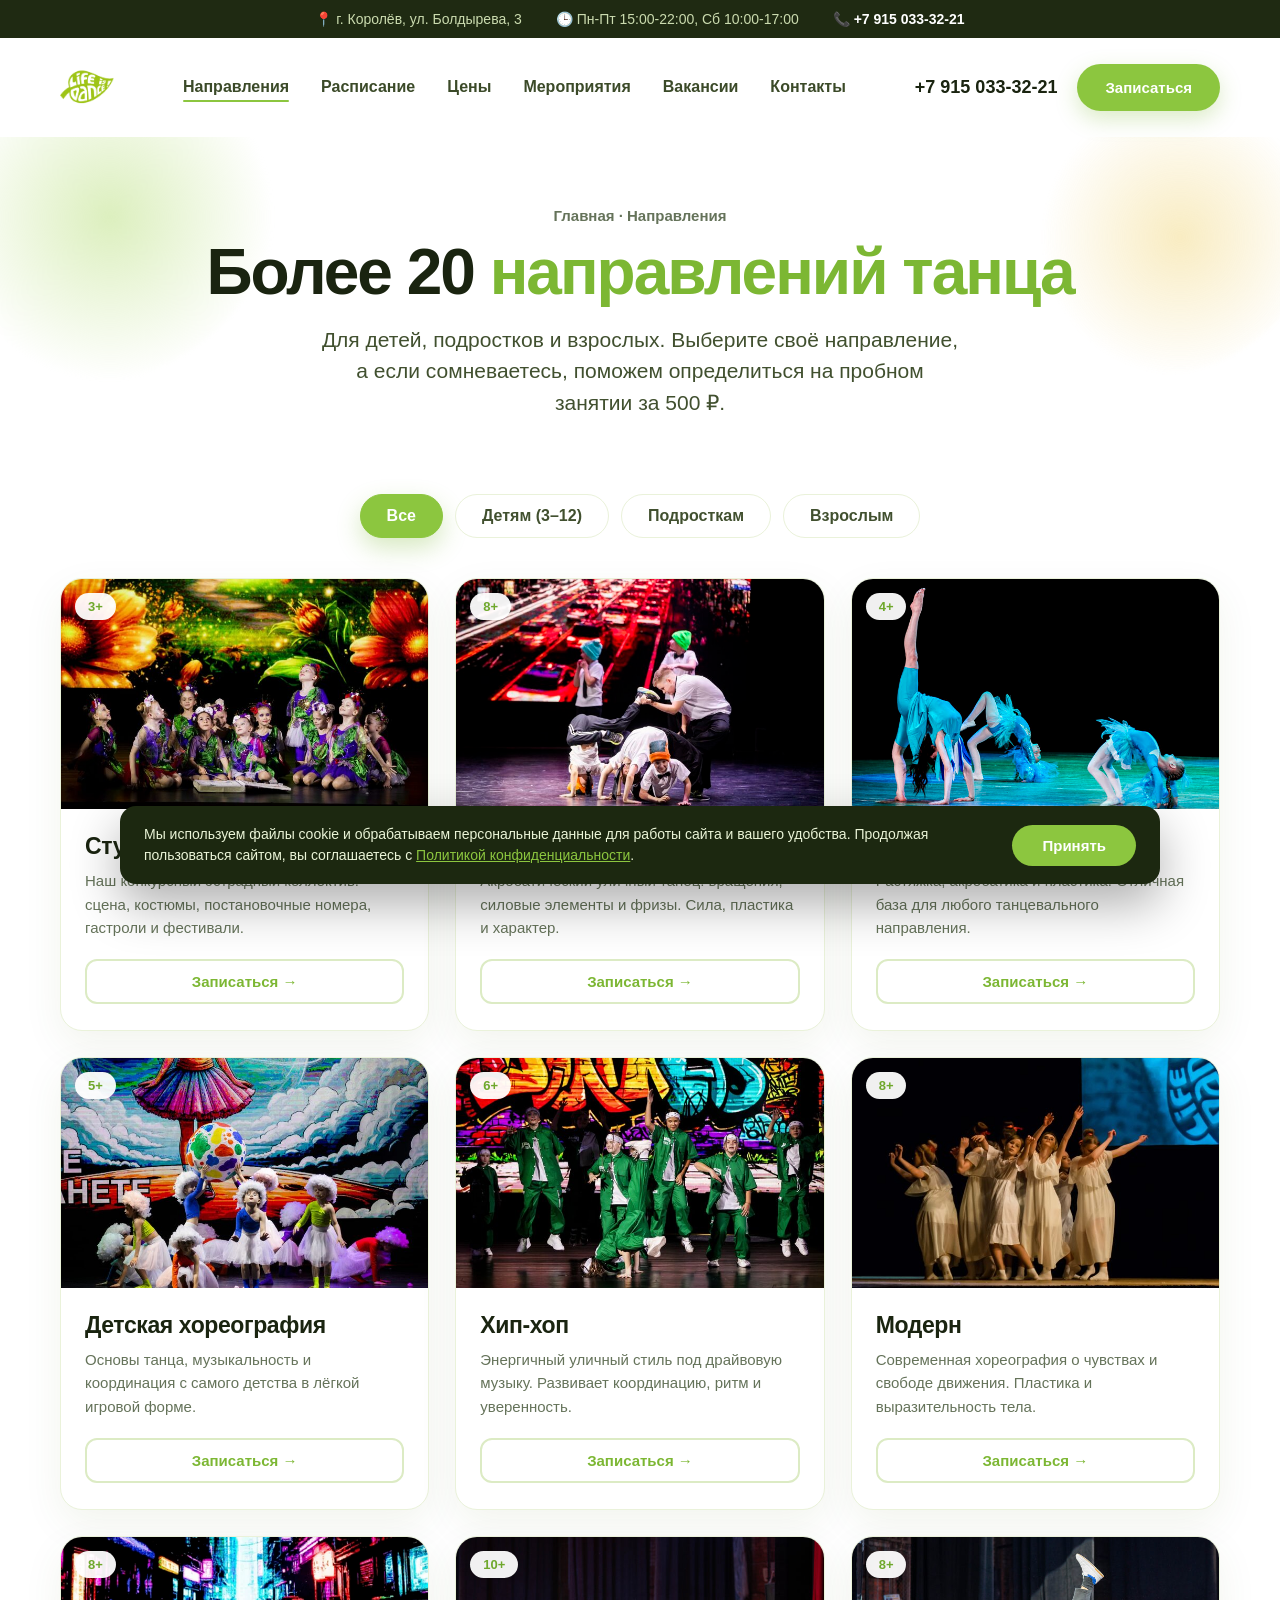
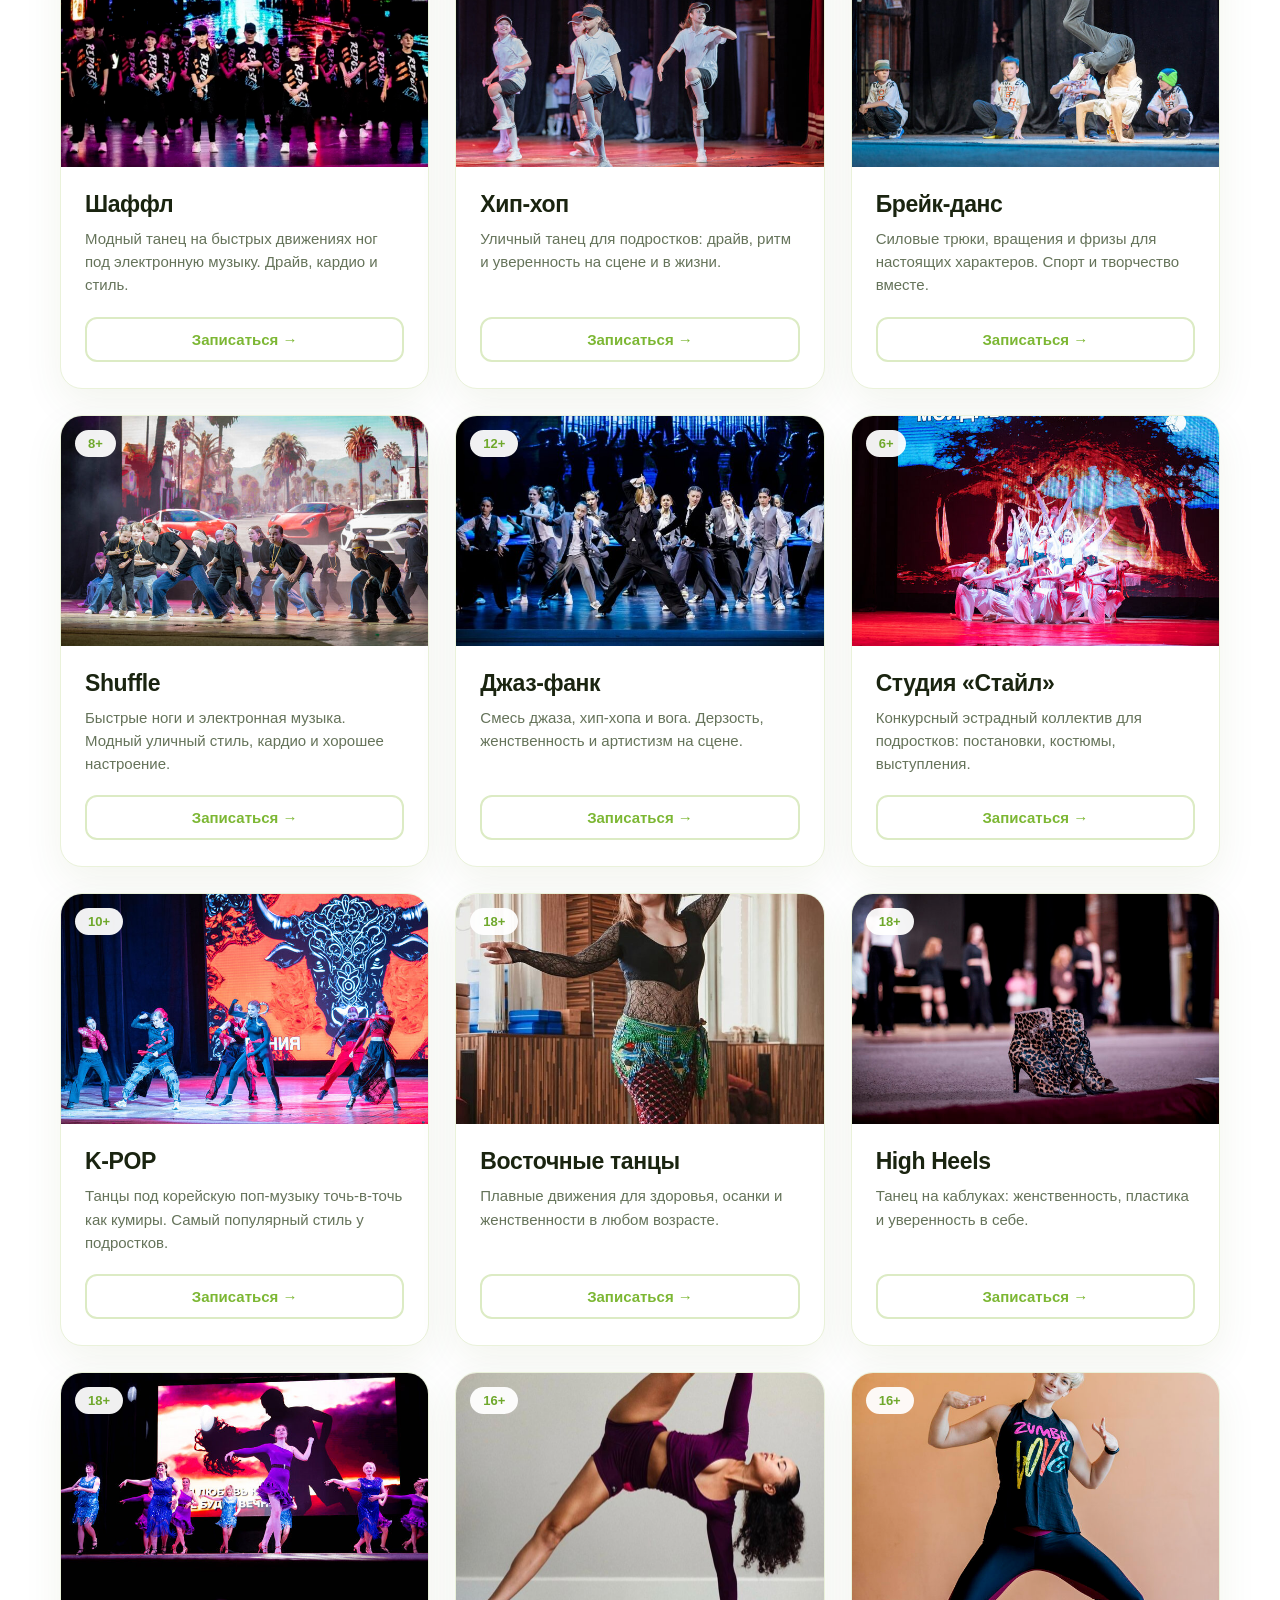
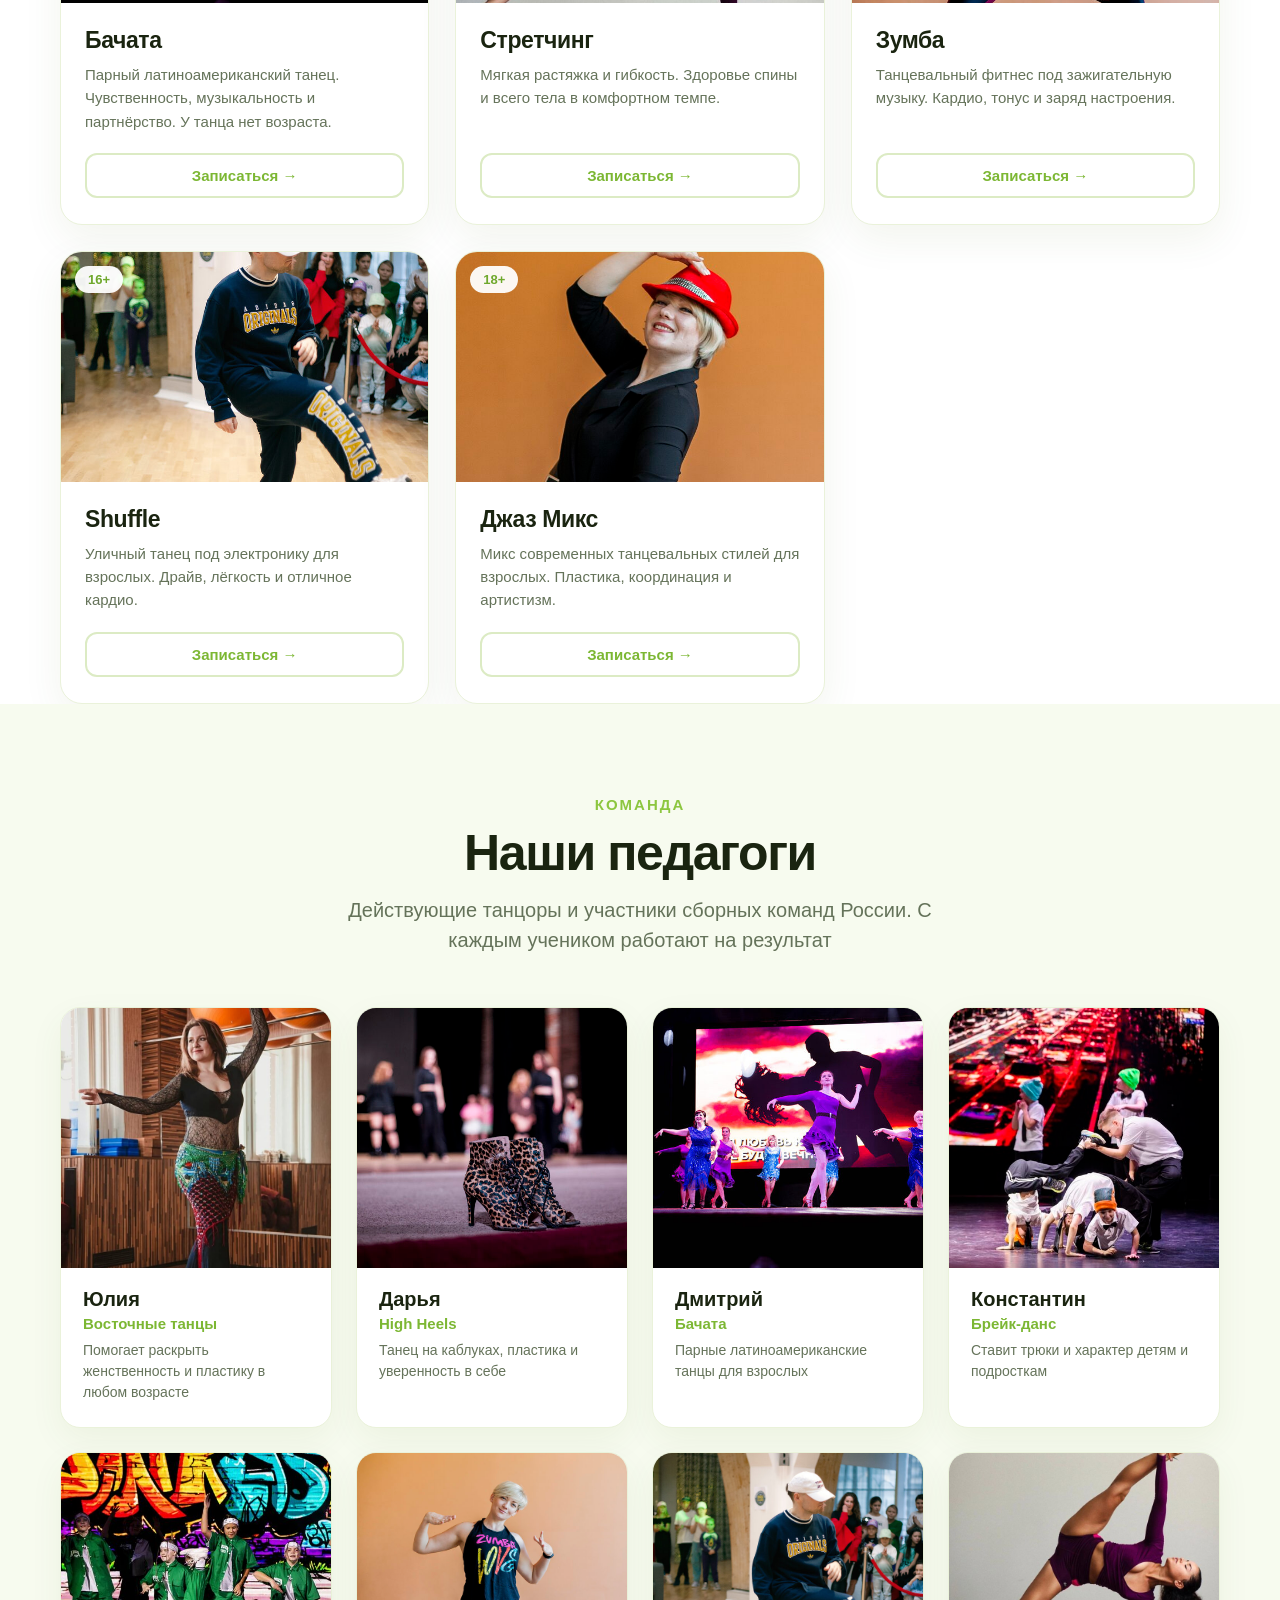
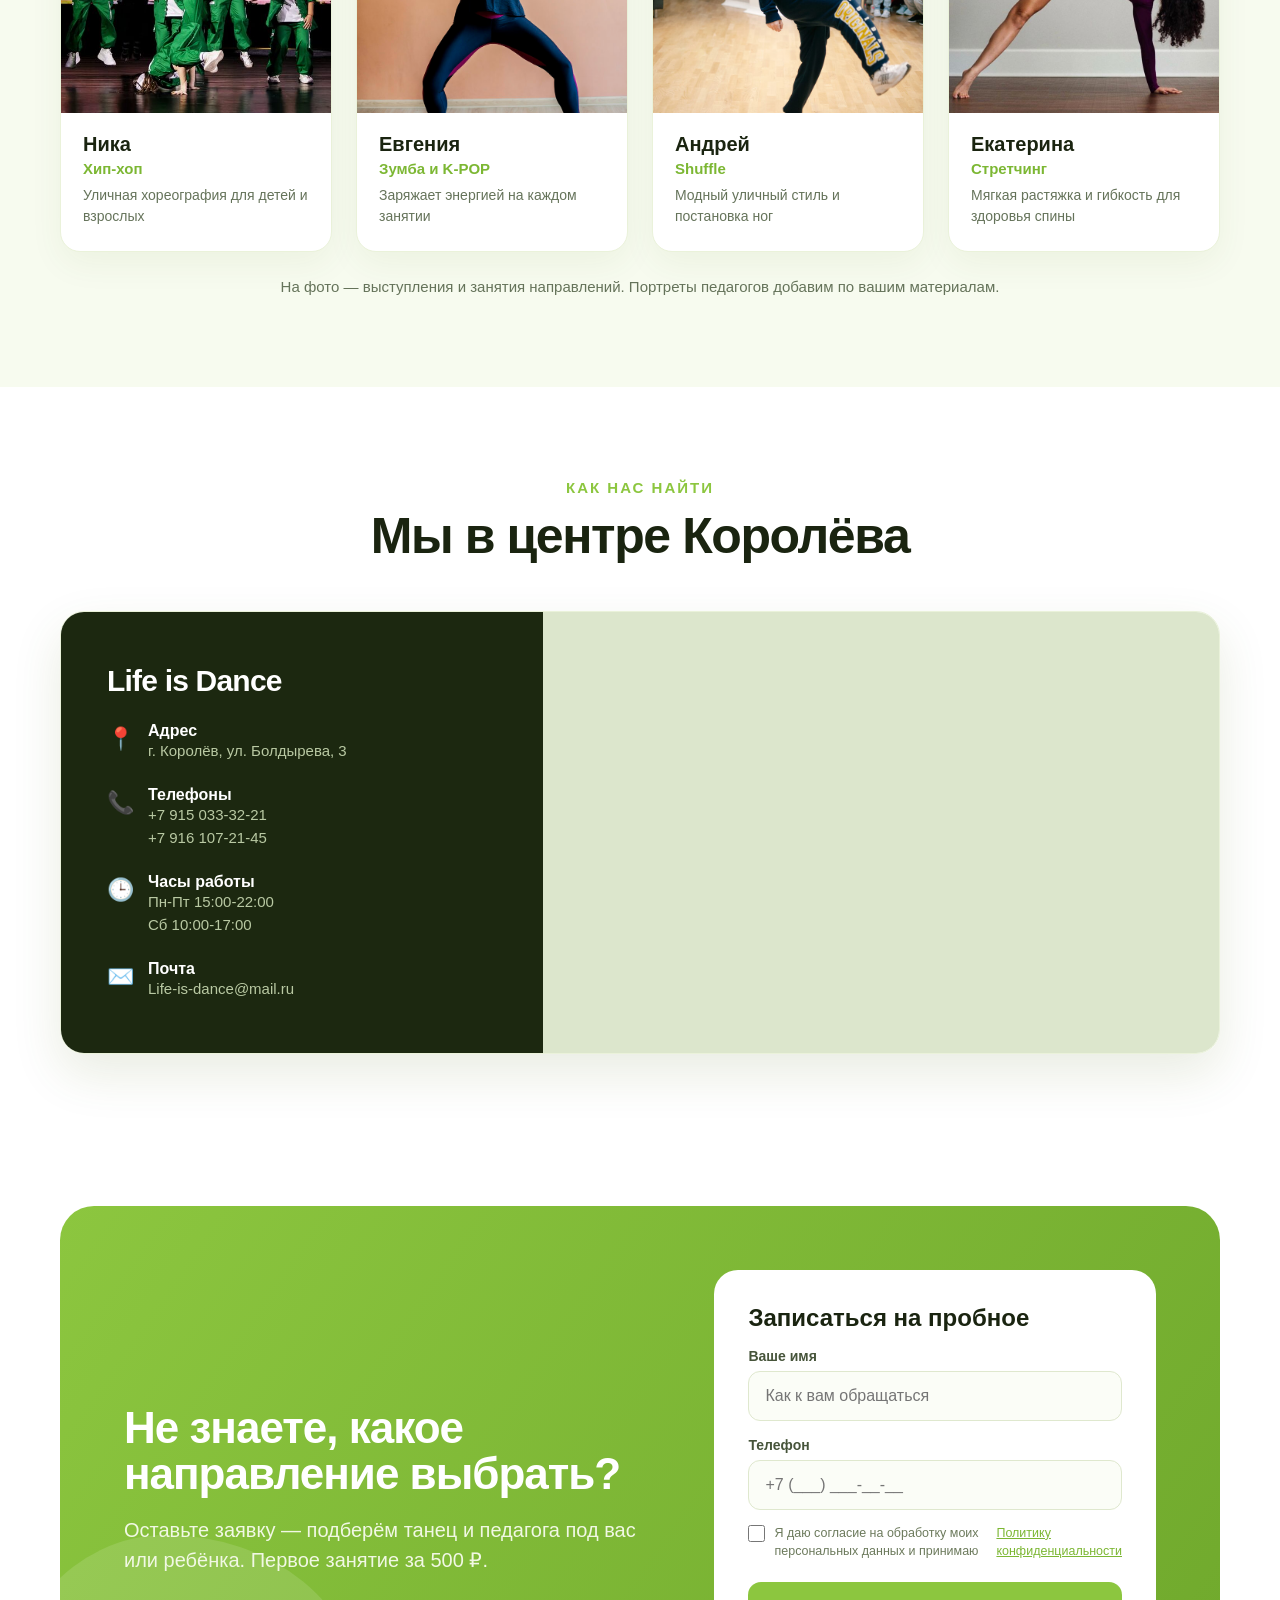
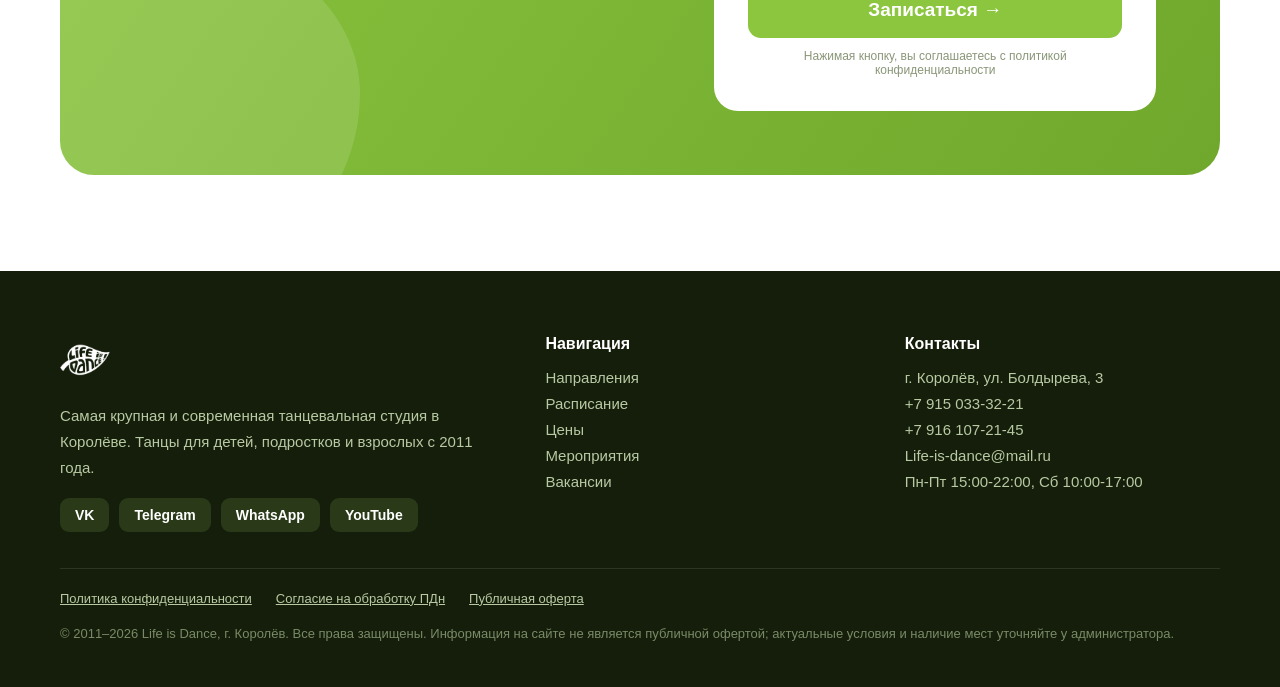
<file: napravleniya.html>
<!doctype html><html lang="ru"><head><meta charset="utf-8">
<title>Направления — Life is Dance, Королёв</title>
<meta name="viewport" content="width=device-width,initial-scale=1">
<link rel="stylesheet" href="styles.css">
</head><body>

<div class="bar"><span>📍 г. Королёв, ул. Болдырева, 3</span><span>🕒 Пн-Пт 15:00-22:00, Сб 10:00-17:00</span><span>📞 <b>+7 915 033-32-21</b></span></div>

<header>
  <a href="index.html" class="logo"><img src="site_images/logo.png" alt="Life is Dance"></a>
  <nav>
    <a href="napravleniya.html" class="active">Направления</a>
    <a href="raspisanie.html">Расписание</a>
    <a href="price.html">Цены</a>
    <a href="meropriyatiya.html">Мероприятия</a>
    <a href="vakansii.html">Вакансии</a>
    <a href="index.html#contacts">Контакты</a>
  </nav>
  <div class="htop"><div class="phone">+7 915 033-32-21</div><a href="#lead" class="btn">Записаться</a></div>
</header>

<div class="phero">
  <div class="blob bA"></div><div class="blob bB"></div>
  <div class="crumbs"><a href="index.html">Главная</a> · Направления</div>
  <div class="ptitle">Более 20 <span>направлений танца</span></div>
  <div class="pdesc">Для детей, подростков и взрослых. Выберите своё направление, а если сомневаетесь, поможем определиться на пробном занятии за 500 ₽.</div>
</div>

<div class="wrap">
  <div class="filters" data-tabs="#naprscope">
    <button data-tab="all" class="on">Все</button>
    <button data-tab="deti">Детям (3–12)</button>
    <button data-tab="podr">Подросткам</button>
    <button data-tab="vzr">Взрослым</button>
  </div>

  <div id="naprscope">
    <div class="ngrid">
      <!-- ДЕТИ -->
      <div class="ncard rv lift" data-cat="deti"><div class="nimg"><span class="nage">3+</span><img src="site_images/napr/deti1.jpg" alt=""></div><div class="nbody"><h3>Студия «Стайл»</h3><p>Наш конкурсный эстрадный коллектив: сцена, костюмы, постановочные номера, гастроли и фестивали.</p><div class="nbtn">Записаться →</div></div></div>
      <div class="ncard rv lift" data-cat="deti"><div class="nimg"><span class="nage">8+</span><img src="site_images/napr/deti2.jpg" alt=""></div><div class="nbody"><h3>Брейк-данс</h3><p>Акробатический уличный танец: вращения, силовые элементы и фризы. Сила, пластика и характер.</p><div class="nbtn">Записаться →</div></div></div>
      <div class="ncard rv lift" data-cat="deti"><div class="nimg"><span class="nage">4+</span><img src="site_images/napr/deti3.jpg" alt=""></div><div class="nbody"><h3>Гимнастика</h3><p>Растяжка, акробатика и пластика. Отличная база для любого танцевального направления.</p><div class="nbtn">Записаться →</div></div></div>
      <div class="ncard rv lift" data-cat="deti"><div class="nimg"><span class="nage">5+</span><img src="site_images/napr/deti4.jpg" alt=""></div><div class="nbody"><h3>Детская хореография</h3><p>Основы танца, музыкальность и координация с самого детства в лёгкой игровой форме.</p><div class="nbtn">Записаться →</div></div></div>
      <div class="ncard rv lift" data-cat="deti"><div class="nimg"><span class="nage">6+</span><img src="site_images/napr/deti5.jpg" alt=""></div><div class="nbody"><h3>Хип-хоп</h3><p>Энергичный уличный стиль под драйвовую музыку. Развивает координацию, ритм и уверенность.</p><div class="nbtn">Записаться →</div></div></div>
      <div class="ncard rv lift" data-cat="deti"><div class="nimg"><span class="nage">8+</span><img src="site_images/napr/deti6.jpg" alt=""></div><div class="nbody"><h3>Модерн</h3><p>Современная хореография о чувствах и свободе движения. Пластика и выразительность тела.</p><div class="nbtn">Записаться →</div></div></div>
      <div class="ncard rv lift" data-cat="deti"><div class="nimg"><span class="nage">8+</span><img src="site_images/napr/deti7.png" alt=""></div><div class="nbody"><h3>Шаффл</h3><p>Модный танец на быстрых движениях ног под электронную музыку. Драйв, кардио и стиль.</p><div class="nbtn">Записаться →</div></div></div>

      <!-- ПОДРОСТКИ -->
      <div class="ncard rv lift" data-cat="podr"><div class="nimg"><span class="nage">10+</span><img src="site_images/napr/podr1.jpg" alt=""></div><div class="nbody"><h3>Хип-хоп</h3><p>Уличный танец для подростков: драйв, ритм и уверенность на сцене и в жизни.</p><div class="nbtn">Записаться →</div></div></div>
      <div class="ncard rv lift" data-cat="podr"><div class="nimg"><span class="nage">8+</span><img src="site_images/napr/podr2.jpg" alt=""></div><div class="nbody"><h3>Брейк-данс</h3><p>Силовые трюки, вращения и фризы для настоящих характеров. Спорт и творчество вместе.</p><div class="nbtn">Записаться →</div></div></div>
      <div class="ncard rv lift" data-cat="podr"><div class="nimg"><span class="nage">8+</span><img src="site_images/napr/podr3.jpg" alt=""></div><div class="nbody"><h3>Shuffle</h3><p>Быстрые ноги и электронная музыка. Модный уличный стиль, кардио и хорошее настроение.</p><div class="nbtn">Записаться →</div></div></div>
      <div class="ncard rv lift" data-cat="podr"><div class="nimg"><span class="nage">12+</span><img src="site_images/napr/podr6.jpg" alt=""></div><div class="nbody"><h3>Джаз-фанк</h3><p>Смесь джаза, хип-хопа и вога. Дерзость, женственность и артистизм на сцене.</p><div class="nbtn">Записаться →</div></div></div>
      <div class="ncard rv lift" data-cat="podr"><div class="nimg"><span class="nage">6+</span><img src="site_images/napr/podr5.jpg" alt=""></div><div class="nbody"><h3>Студия «Стайл»</h3><p>Конкурсный эстрадный коллектив для подростков: постановки, костюмы, выступления.</p><div class="nbtn">Записаться →</div></div></div>
      <div class="ncard rv lift" data-cat="podr"><div class="nimg"><span class="nage">10+</span><img src="site_images/napr/podr4.jpg" alt=""></div><div class="nbody"><h3>K-POP</h3><p>Танцы под корейскую поп-музыку точь-в-точь как кумиры. Самый популярный стиль у подростков.</p><div class="nbtn">Записаться →</div></div></div>

      <!-- ВЗРОСЛЫЕ -->
      <div class="ncard rv lift" data-cat="vzr"><div class="nimg"><span class="nage">18+</span><img src="site_images/napr/vzr1.jpeg" alt=""></div><div class="nbody"><h3>Восточные танцы</h3><p>Плавные движения для здоровья, осанки и женственности в любом возрасте.</p><div class="nbtn">Записаться →</div></div></div>
      <div class="ncard rv lift" data-cat="vzr"><div class="nimg"><span class="nage">18+</span><img src="site_images/napr/vzr2.jpg" alt=""></div><div class="nbody"><h3>High Heels</h3><p>Танец на каблуках: женственность, пластика и уверенность в себе.</p><div class="nbtn">Записаться →</div></div></div>
      <div class="ncard rv lift" data-cat="vzr"><div class="nimg"><span class="nage">18+</span><img src="site_images/napr/vzr3.jpg" alt=""></div><div class="nbody"><h3>Бачата</h3><p>Парный латиноамериканский танец. Чувственность, музыкальность и партнёрство. У танца нет возраста.</p><div class="nbtn">Записаться →</div></div></div>
      <div class="ncard rv lift" data-cat="vzr"><div class="nimg"><span class="nage">16+</span><img src="site_images/napr/vzr4.jpg" alt=""></div><div class="nbody"><h3>Стретчинг</h3><p>Мягкая растяжка и гибкость. Здоровье спины и всего тела в комфортном темпе.</p><div class="nbtn">Записаться →</div></div></div>
      <div class="ncard rv lift" data-cat="vzr"><div class="nimg"><span class="nage">16+</span><img src="site_images/napr/vzr5.jpg" alt=""></div><div class="nbody"><h3>Зумба</h3><p>Танцевальный фитнес под зажигательную музыку. Кардио, тонус и заряд настроения.</p><div class="nbtn">Записаться →</div></div></div>
      <div class="ncard rv lift" data-cat="vzr"><div class="nimg"><span class="nage">16+</span><img src="site_images/napr/vzr6.jpg" alt=""></div><div class="nbody"><h3>Shuffle</h3><p>Уличный танец под электронику для взрослых. Драйв, лёгкость и отличное кардио.</p><div class="nbtn">Записаться →</div></div></div>
      <div class="ncard rv lift" data-cat="vzr"><div class="nimg"><span class="nage">18+</span><img src="site_images/napr/vzr7.jpg" alt=""></div><div class="nbody"><h3>Джаз Микс</h3><p>Микс современных танцевальных стилей для взрослых. Пластика, координация и артистизм.</p><div class="nbtn">Записаться →</div></div></div>
    </div>
  </div>
</div>

<!-- ПЕДАГОГИ -->
<section style="background:#F7FBEF"><div class="wrap">
  <div class="eyebrow rv">Команда</div>
  <div class="h2 rv">Наши педагоги</div>
  <div class="sub rv">Действующие танцоры и участники сборных команд России. С каждым учеником работают на результат</div>
  <div class="peds">
    <div class="ped rv"><div class="pimg"><img src="site_images/napr/vzr1.jpeg" alt=""></div><div class="pbody"><div class="pn">Юлия</div><div class="pr">Восточные танцы</div><div class="pd">Помогает раскрыть женственность и пластику в любом возрасте</div></div></div>
    <div class="ped rv"><div class="pimg"><img src="site_images/napr/vzr2.jpg" alt=""></div><div class="pbody"><div class="pn">Дарья</div><div class="pr">High Heels</div><div class="pd">Танец на каблуках, пластика и уверенность в себе</div></div></div>
    <div class="ped rv"><div class="pimg"><img src="site_images/napr/vzr3.jpg" alt=""></div><div class="pbody"><div class="pn">Дмитрий</div><div class="pr">Бачата</div><div class="pd">Парные латиноамериканские танцы для взрослых</div></div></div>
    <div class="ped rv"><div class="pimg"><img src="site_images/napr/deti2.jpg" alt=""></div><div class="pbody"><div class="pn">Константин</div><div class="pr">Брейк-данс</div><div class="pd">Ставит трюки и характер детям и подросткам</div></div></div>
    <div class="ped rv"><div class="pimg"><img src="site_images/napr/deti5.jpg" alt=""></div><div class="pbody"><div class="pn">Ника</div><div class="pr">Хип-хоп</div><div class="pd">Уличная хореография для детей и взрослых</div></div></div>
    <div class="ped rv"><div class="pimg"><img src="site_images/napr/vzr5.jpg" alt=""></div><div class="pbody"><div class="pn">Евгения</div><div class="pr">Зумба и K-POP</div><div class="pd">Заряжает энергией на каждом занятии</div></div></div>
    <div class="ped rv"><div class="pimg"><img src="site_images/napr/vzr6.jpg" alt=""></div><div class="pbody"><div class="pn">Андрей</div><div class="pr">Shuffle</div><div class="pd">Модный уличный стиль и постановка ног</div></div></div>
    <div class="ped rv"><div class="pimg"><img src="site_images/napr/vzr4.jpg" alt=""></div><div class="pbody"><div class="pn">Екатерина</div><div class="pr">Стретчинг</div><div class="pd">Мягкая растяжка и гибкость для здоровья спины</div></div></div>
  </div>
  <div style="text-align:center;margin-top:26px;font-size:15px;color:var(--mut)">На фото — выступления и занятия направлений. Портреты педагогов добавим по вашим материалам.</div>
</div></section>

<!-- КАРТА -->
<section id="contacts"><div class="wrap">
  <div class="eyebrow rv">Как нас найти</div>
  <div class="h2 rv">Мы в центре Королёва</div>
  <div class="mapwrap rv">
    <div class="mapinfo">
      <h3>Life is Dance</h3>
      <div class="mrow"><span class="mi">📍</span><div><b>Адрес</b><span>г. Королёв, ул. Болдырева, 3</span></div></div>
      <div class="mrow"><span class="mi">📞</span><div><b>Телефоны</b><span>+7 915 033-32-21<br>+7 916 107-21-45</span></div></div>
      <div class="mrow"><span class="mi">🕒</span><div><b>Часы работы</b><span>Пн-Пт 15:00-22:00<br>Сб 10:00-17:00</span></div></div>
      <div class="mrow"><span class="mi">✉️</span><div><b>Почта</b><span>Life-is-dance@mail.ru</span></div></div>
    </div>
    <div class="mapframe"><iframe src="https://yandex.ru/map-widget/v1/?text=%D0%9A%D0%BE%D1%80%D0%BE%D0%BB%D1%91%D0%B2%2C%20%D1%83%D0%BB%D0%B8%D1%86%D0%B0%20%D0%91%D0%BE%D0%BB%D0%B4%D1%8B%D1%80%D0%B5%D0%B2%D0%B0%2C%203&z=16" loading="lazy"></iframe></div>
  </div>
</div></section>

<div class="ctawrap" id="lead" style="padding-top:60px"><div class="wrap">
  <div class="cta rv zoom">
    <div class="cb" style="position:absolute;width:360px;height:360px;background:rgba(255,255,255,.12);border-radius:46% 54% 60% 40%/52% 44% 56% 48%;bottom:-120px;left:-60px;animation:morph 12s ease-in-out infinite"></div>
    <div>
      <h2 style="font-size:44px;font-weight:900;letter-spacing:-1px;line-height:1.05;position:relative;z-index:2">Не знаете, какое направление выбрать?</h2>
      <p style="font-size:20px;color:#F1F8E4;margin-top:18px;line-height:1.5;position:relative;z-index:2">Оставьте заявку — подберём танец и педагога под вас или ребёнка. Первое занятие за 500 ₽.</p>
    </div>
    <form class="form lidform" data-subject="Запись на пробное (направления) — Life is Dance" style="background:#fff;border-radius:24px;padding:34px;position:relative;z-index:2">
      <div class="lf-body">
        <div class="fh" style="font-size:24px;font-weight:800;color:var(--ink)">Записаться на пробное</div>
        <div class="lf-chosen" style="display:none;background:#EDF6DC;border:1px solid #D4E7B0;border-radius:11px;padding:11px 15px;margin-top:14px;font-size:15px;color:#3B4A28">Вы записываетесь на: <b></b></div>
        <div class="field" style="margin-top:15px"><label style="font-size:14px;font-weight:700;color:#46543A">Ваше имя</label><input name="Имя" style="width:100%;margin-top:6px;border:1.5px solid #DFE8CE;border-radius:12px;padding:15px 16px;font-size:16px;color:#1A2410;background:#FBFDF7;font-family:inherit;outline:none" placeholder="Как к вам обращаться"></div>
        <div class="field" style="margin-top:15px"><label style="font-size:14px;font-weight:700;color:#46543A">Телефон</label><input name="Телефон" type="tel" style="width:100%;margin-top:6px;border:1.5px solid #DFE8CE;border-radius:12px;padding:15px 16px;font-size:16px;color:#1A2410;background:#FBFDF7;font-family:inherit;outline:none" placeholder="+7 (___) ___-__-__"></div>
        <div class="lf-err" style="display:none;color:#C0574F;font-size:13px;margin-top:10px;font-weight:600"></div>
        <button type="submit" class="subm" style="width:100%;border:0;cursor:pointer;font-family:inherit;margin-top:22px;background:var(--g);color:#fff;font-size:19px;font-weight:800;padding:17px;border-radius:13px">Записаться →</button>
        <div class="pnote" style="font-size:12px;color:#8A9678;text-align:center;margin-top:11px">Нажимая кнопку, вы соглашаетесь с политикой конфиденциальности</div>
      </div>
      <div class="lf-ok" style="display:none;text-align:center;padding:24px 8px">
        <div style="font-size:52px">✅</div>
        <div style="font-size:23px;font-weight:800;color:#1A2410;margin-top:10px">Заявка принята!</div>
        <div style="font-size:16px;color:#65735A;margin-top:8px;line-height:1.5">Мы перезвоним в ближайшее время и подберём удобное время.</div>
      </div>
    </form>
  </div>
</div></div>

<footer><div class="wrap"><div class="fgrid">
  <div><div class="lg"><img src="site_images/logo.png" alt="Life is Dance"></div>
    <p>Самая крупная и современная танцевальная студия в Королёве. Танцы для детей, подростков и взрослых с 2011 года.</p>
    <div class="soc"><span>VK</span><span>Telegram</span><span>WhatsApp</span><span>YouTube</span></div>
  </div>
  <div><h4>Навигация</h4>
    <a class="fl" href="napravleniya.html">Направления</a>
    <a class="fl" href="raspisanie.html">Расписание</a>
    <a class="fl" href="price.html">Цены</a>
    <a class="fl" href="meropriyatiya.html">Мероприятия</a>
    <a class="fl" href="vakansii.html">Вакансии</a>
  </div>
  <div><h4>Контакты</h4>
    <span class="fl">г. Королёв, ул. Болдырева, 3</span>
    <span class="fl">+7 915 033-32-21</span>
    <span class="fl">+7 916 107-21-45</span>
    <span class="fl">Life-is-dance@mail.ru</span>
    <span class="fl">Пн-Пт 15:00-22:00, Сб 10:00-17:00</span>
  </div>
</div></div></footer>

<script src="app.js"></script>
</body></html>
</file>
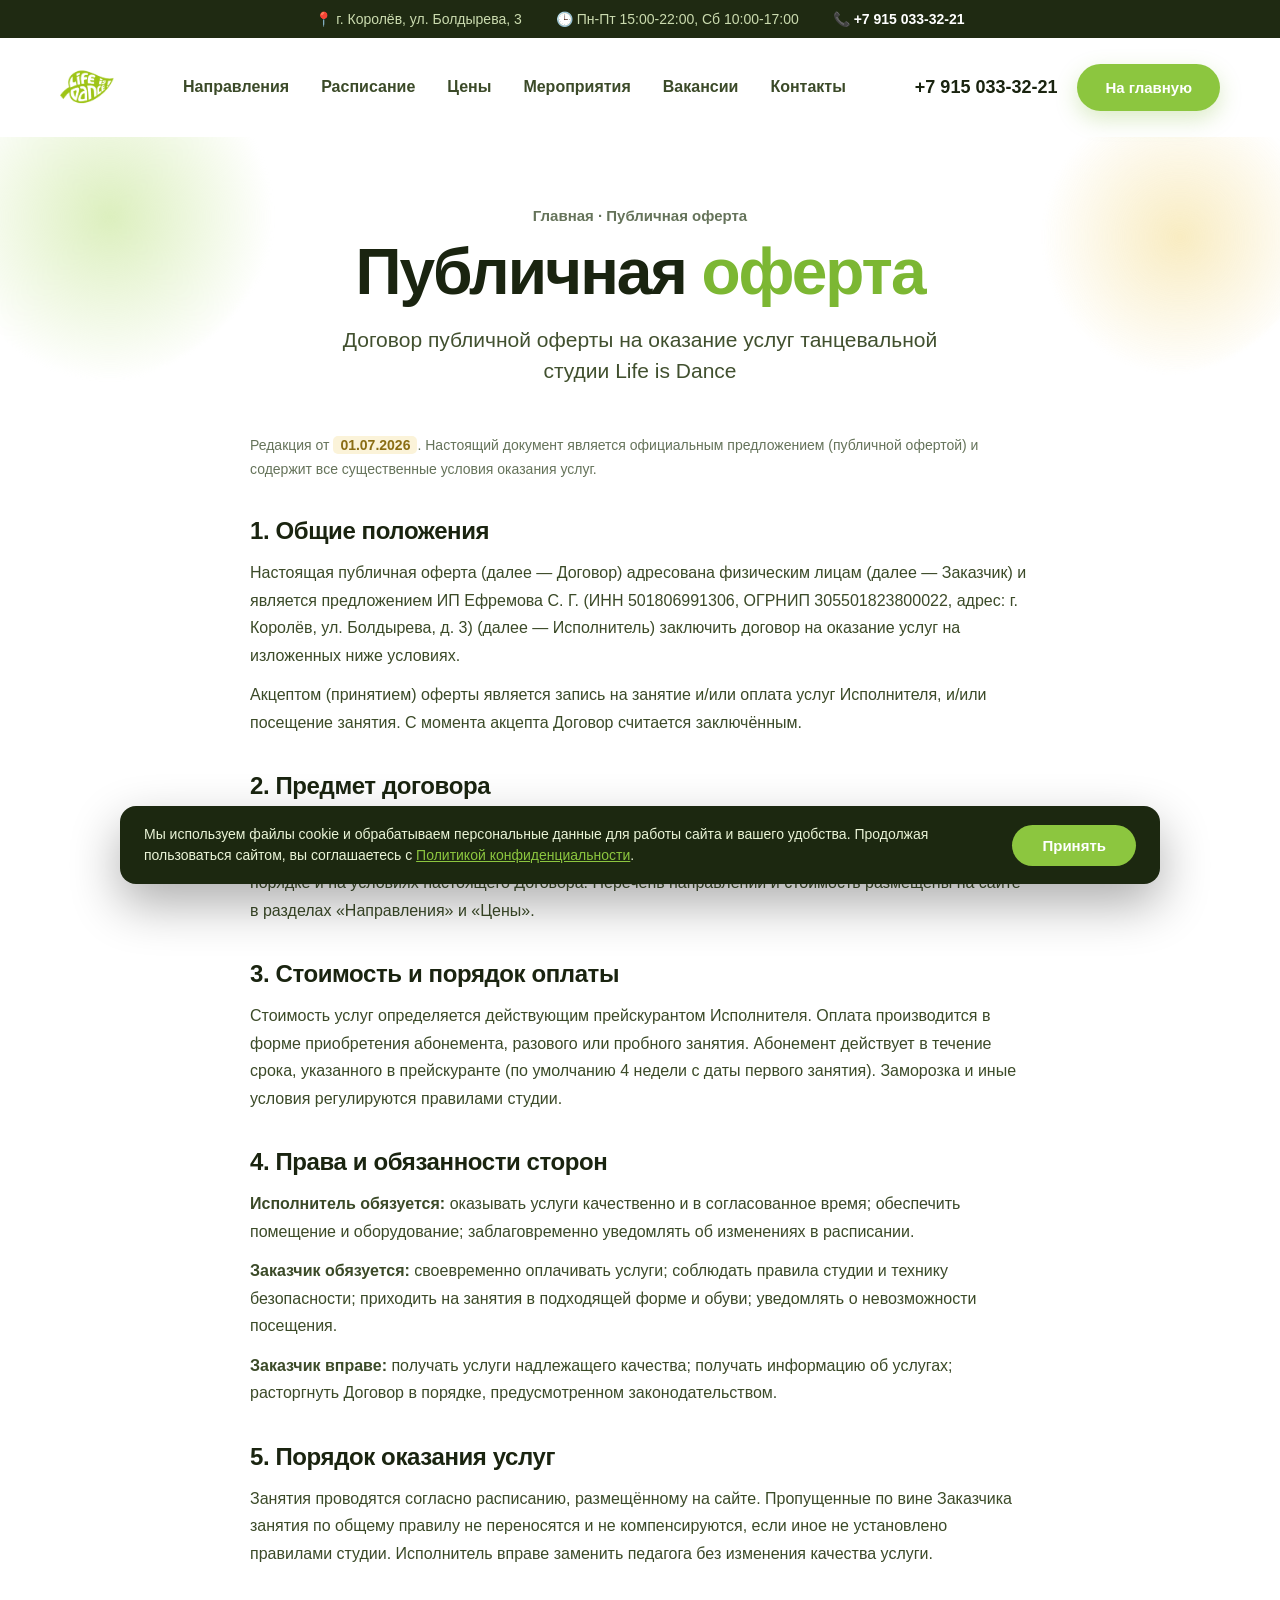
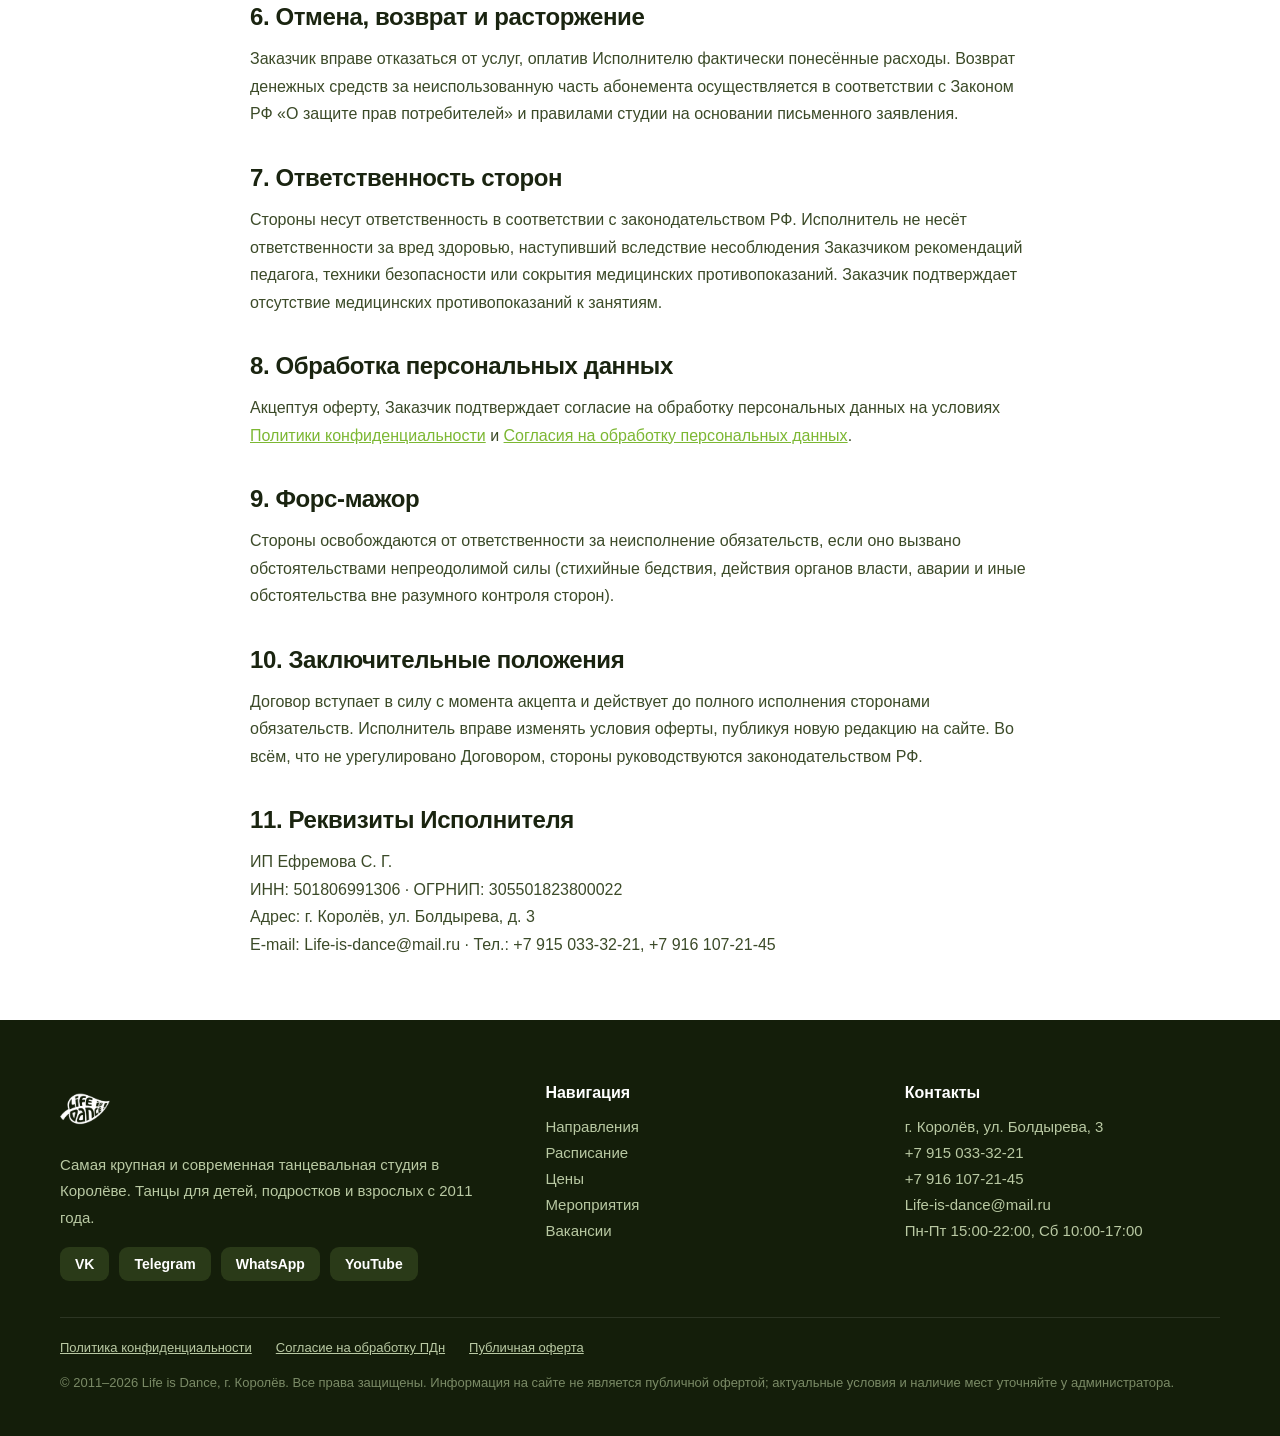
<file: oferta.html>
<!doctype html><html lang="ru"><head><meta charset="utf-8">
<title>Публичная оферта — Life is Dance</title>
<meta name="viewport" content="width=device-width,initial-scale=1">
<link rel="stylesheet" href="styles.css">
</head><body>

<div class="bar"><span>📍 г. Королёв, ул. Болдырева, 3</span><span>🕒 Пн-Пт 15:00-22:00, Сб 10:00-17:00</span><span>📞 <b>+7 915 033-32-21</b></span></div>

<header>
  <a href="index.html" class="logo"><img src="site_images/logo.png" alt="Life is Dance"></a>
  <nav>
    <a href="napravleniya.html">Направления</a>
    <a href="raspisanie.html">Расписание</a>
    <a href="price.html">Цены</a>
    <a href="meropriyatiya.html">Мероприятия</a>
    <a href="vakansii.html">Вакансии</a>
    <a href="index.html#contacts">Контакты</a>
  </nav>
  <div class="htop"><div class="phone">+7 915 033-32-21</div><a href="index.html" class="btn">На главную</a></div>
</header>

<div class="phero">
  <div class="blob bA"></div><div class="blob bB"></div>
  <div class="crumbs"><a href="index.html">Главная</a> · Публичная оферта</div>
  <div class="ptitle">Публичная <span>оферта</span></div>
  <div class="pdesc">Договор публичной оферты на оказание услуг танцевальной студии Life is Dance</div>
</div>

<div class="legal">
  <p class="upd">Редакция от <span class="ph">01.07.2026</span>. Настоящий документ является официальным предложением (публичной офертой) и содержит все существенные условия оказания услуг.</p>

  <h2>1. Общие положения</h2>
  <p>Настоящая публичная оферта (далее — Договор) адресована физическим лицам (далее — Заказчик) и является предложением ИП Ефремова С. Г. (ИНН 501806991306, ОГРНИП 305501823800022, адрес: г. Королёв, ул. Болдырева, д. 3) (далее — Исполнитель) заключить договор на оказание услуг на изложенных ниже условиях.</p>
  <p>Акцептом (принятием) оферты является запись на занятие и/или оплата услуг Исполнителя, и/или посещение занятия. С момента акцепта Договор считается заключённым.</p>

  <h2>2. Предмет договора</h2>
  <p>Исполнитель обязуется оказать Заказчику услуги по проведению групповых и/или индивидуальных танцевальных, оздоровительных и образовательных занятий, а Заказчик обязуется оплатить их в порядке и на условиях настоящего Договора. Перечень направлений и стоимость размещены на сайте в разделах «Направления» и «Цены».</p>

  <h2>3. Стоимость и порядок оплаты</h2>
  <p>Стоимость услуг определяется действующим прейскурантом Исполнителя. Оплата производится в форме приобретения абонемента, разового или пробного занятия. Абонемент действует в течение срока, указанного в прейскуранте (по умолчанию 4 недели с даты первого занятия). Заморозка и иные условия регулируются правилами студии.</p>

  <h2>4. Права и обязанности сторон</h2>
  <p><b>Исполнитель обязуется:</b> оказывать услуги качественно и в согласованное время; обеспечить помещение и оборудование; заблаговременно уведомлять об изменениях в расписании.</p>
  <p><b>Заказчик обязуется:</b> своевременно оплачивать услуги; соблюдать правила студии и технику безопасности; приходить на занятия в подходящей форме и обуви; уведомлять о невозможности посещения.</p>
  <p><b>Заказчик вправе:</b> получать услуги надлежащего качества; получать информацию об услугах; расторгнуть Договор в порядке, предусмотренном законодательством.</p>

  <h2>5. Порядок оказания услуг</h2>
  <p>Занятия проводятся согласно расписанию, размещённому на сайте. Пропущенные по вине Заказчика занятия по общему правилу не переносятся и не компенсируются, если иное не установлено правилами студии. Исполнитель вправе заменить педагога без изменения качества услуги.</p>

  <h2>6. Отмена, возврат и расторжение</h2>
  <p>Заказчик вправе отказаться от услуг, оплатив Исполнителю фактически понесённые расходы. Возврат денежных средств за неиспользованную часть абонемента осуществляется в соответствии с Законом РФ «О защите прав потребителей» и правилами студии на основании письменного заявления.</p>

  <h2>7. Ответственность сторон</h2>
  <p>Стороны несут ответственность в соответствии с законодательством РФ. Исполнитель не несёт ответственности за вред здоровью, наступивший вследствие несоблюдения Заказчиком рекомендаций педагога, техники безопасности или сокрытия медицинских противопоказаний. Заказчик подтверждает отсутствие медицинских противопоказаний к занятиям.</p>

  <h2>8. Обработка персональных данных</h2>
  <p>Акцептуя оферту, Заказчик подтверждает согласие на обработку персональных данных на условиях <a href="policy.html">Политики конфиденциальности</a> и <a href="soglasie.html">Согласия на обработку персональных данных</a>.</p>

  <h2>9. Форс-мажор</h2>
  <p>Стороны освобождаются от ответственности за неисполнение обязательств, если оно вызвано обстоятельствами непреодолимой силы (стихийные бедствия, действия органов власти, аварии и иные обстоятельства вне разумного контроля сторон).</p>

  <h2>10. Заключительные положения</h2>
  <p>Договор вступает в силу с момента акцепта и действует до полного исполнения сторонами обязательств. Исполнитель вправе изменять условия оферты, публикуя новую редакцию на сайте. Во всём, что не урегулировано Договором, стороны руководствуются законодательством РФ.</p>

  <h2>11. Реквизиты Исполнителя</h2>
  <p>ИП Ефремова С. Г.<br>ИНН: 501806991306 · ОГРНИП: 305501823800022<br>Адрес: г. Королёв, ул. Болдырева, д. 3<br>E-mail: Life-is-dance@mail.ru · Тел.: +7 915 033-32-21, +7 916 107-21-45</p>
</div>

<footer id="contacts"><div class="wrap"><div class="fgrid">
  <div><div class="lg"><img src="site_images/logo.png" alt="Life is Dance"></div>
    <p>Самая крупная и современная танцевальная студия в Королёве. Танцы для детей, подростков и взрослых с 2011 года.</p>
    <div class="soc"><span>VK</span><span>Telegram</span><span>WhatsApp</span><span>YouTube</span></div>
  </div>
  <div><h4>Навигация</h4>
    <a class="fl" href="napravleniya.html">Направления</a>
    <a class="fl" href="raspisanie.html">Расписание</a>
    <a class="fl" href="price.html">Цены</a>
    <a class="fl" href="meropriyatiya.html">Мероприятия</a>
    <a class="fl" href="vakansii.html">Вакансии</a>
  </div>
  <div><h4>Контакты</h4>
    <span class="fl">г. Королёв, ул. Болдырева, 3</span>
    <span class="fl">+7 915 033-32-21</span>
    <span class="fl">+7 916 107-21-45</span>
    <span class="fl">Life-is-dance@mail.ru</span>
    <span class="fl">Пн-Пт 15:00-22:00, Сб 10:00-17:00</span>
  </div>
</div></div></footer>

<script src="app.js"></script>
</body></html>
</file>
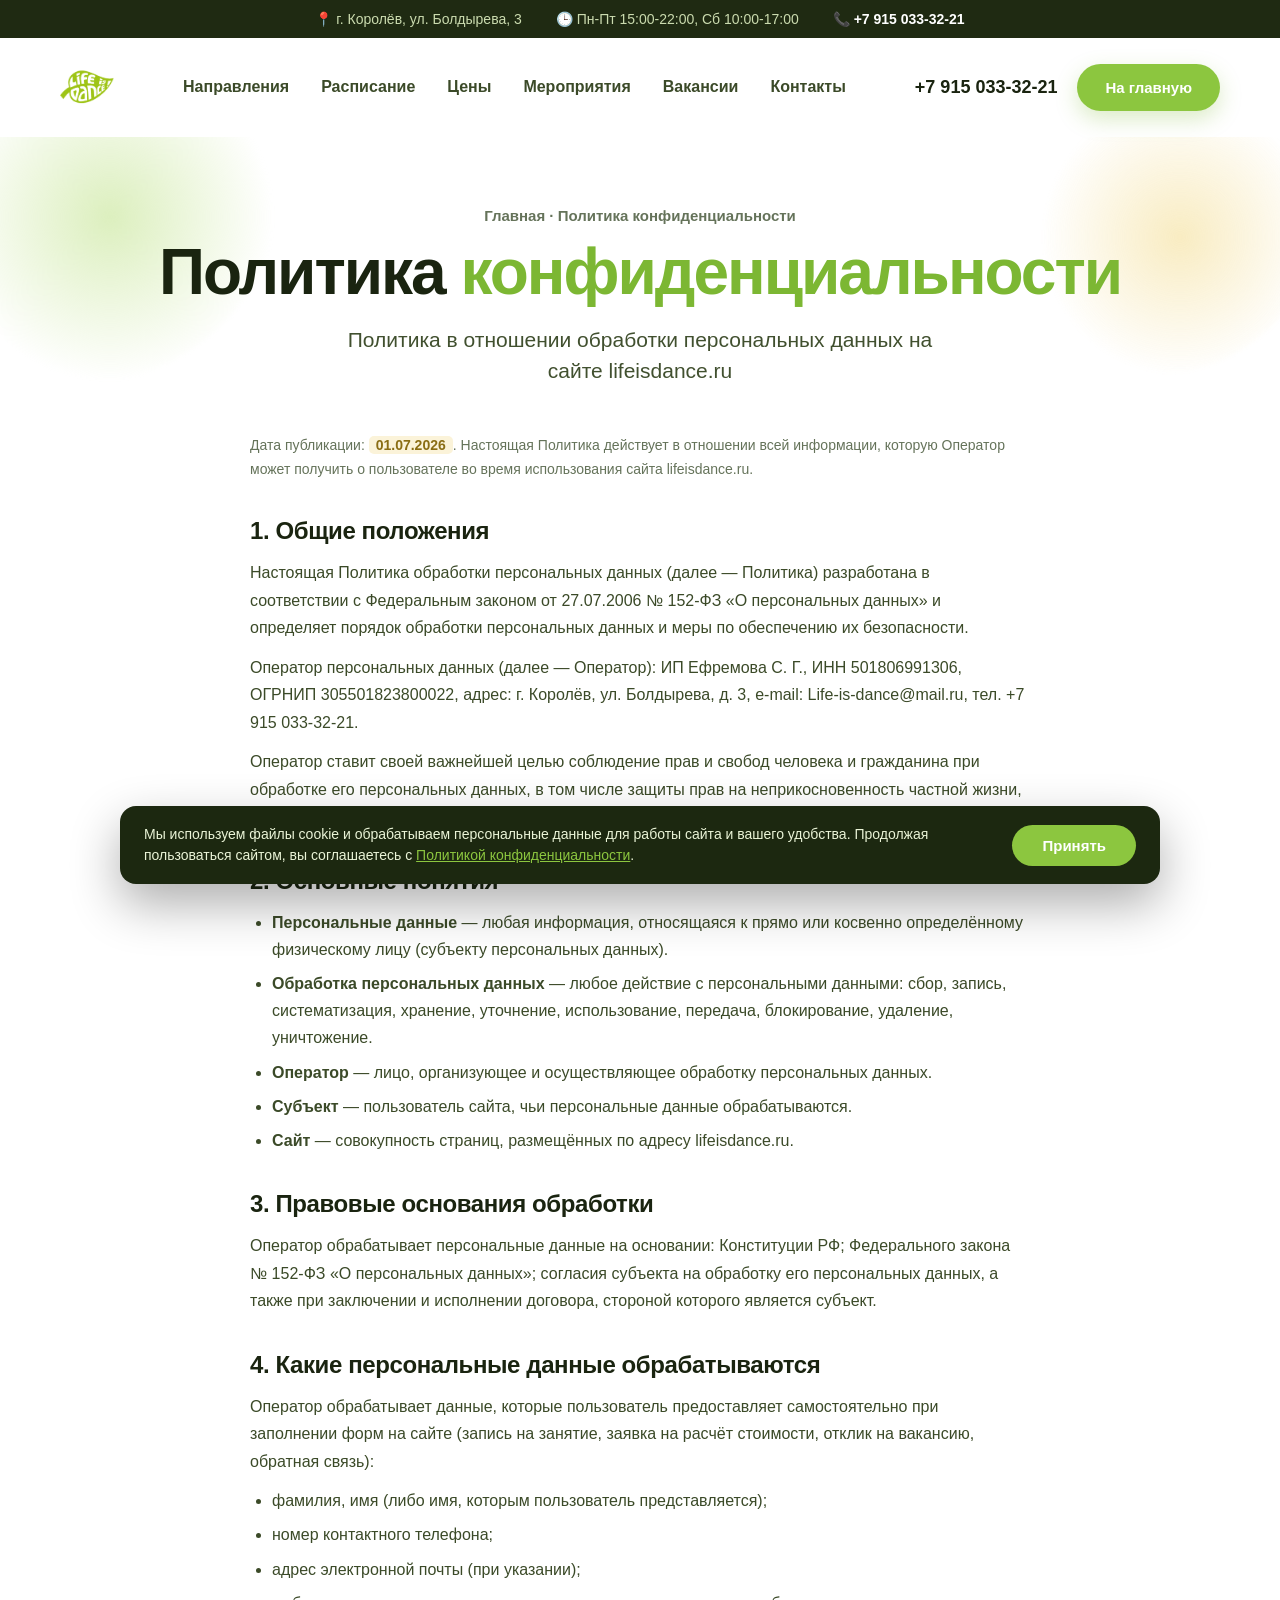
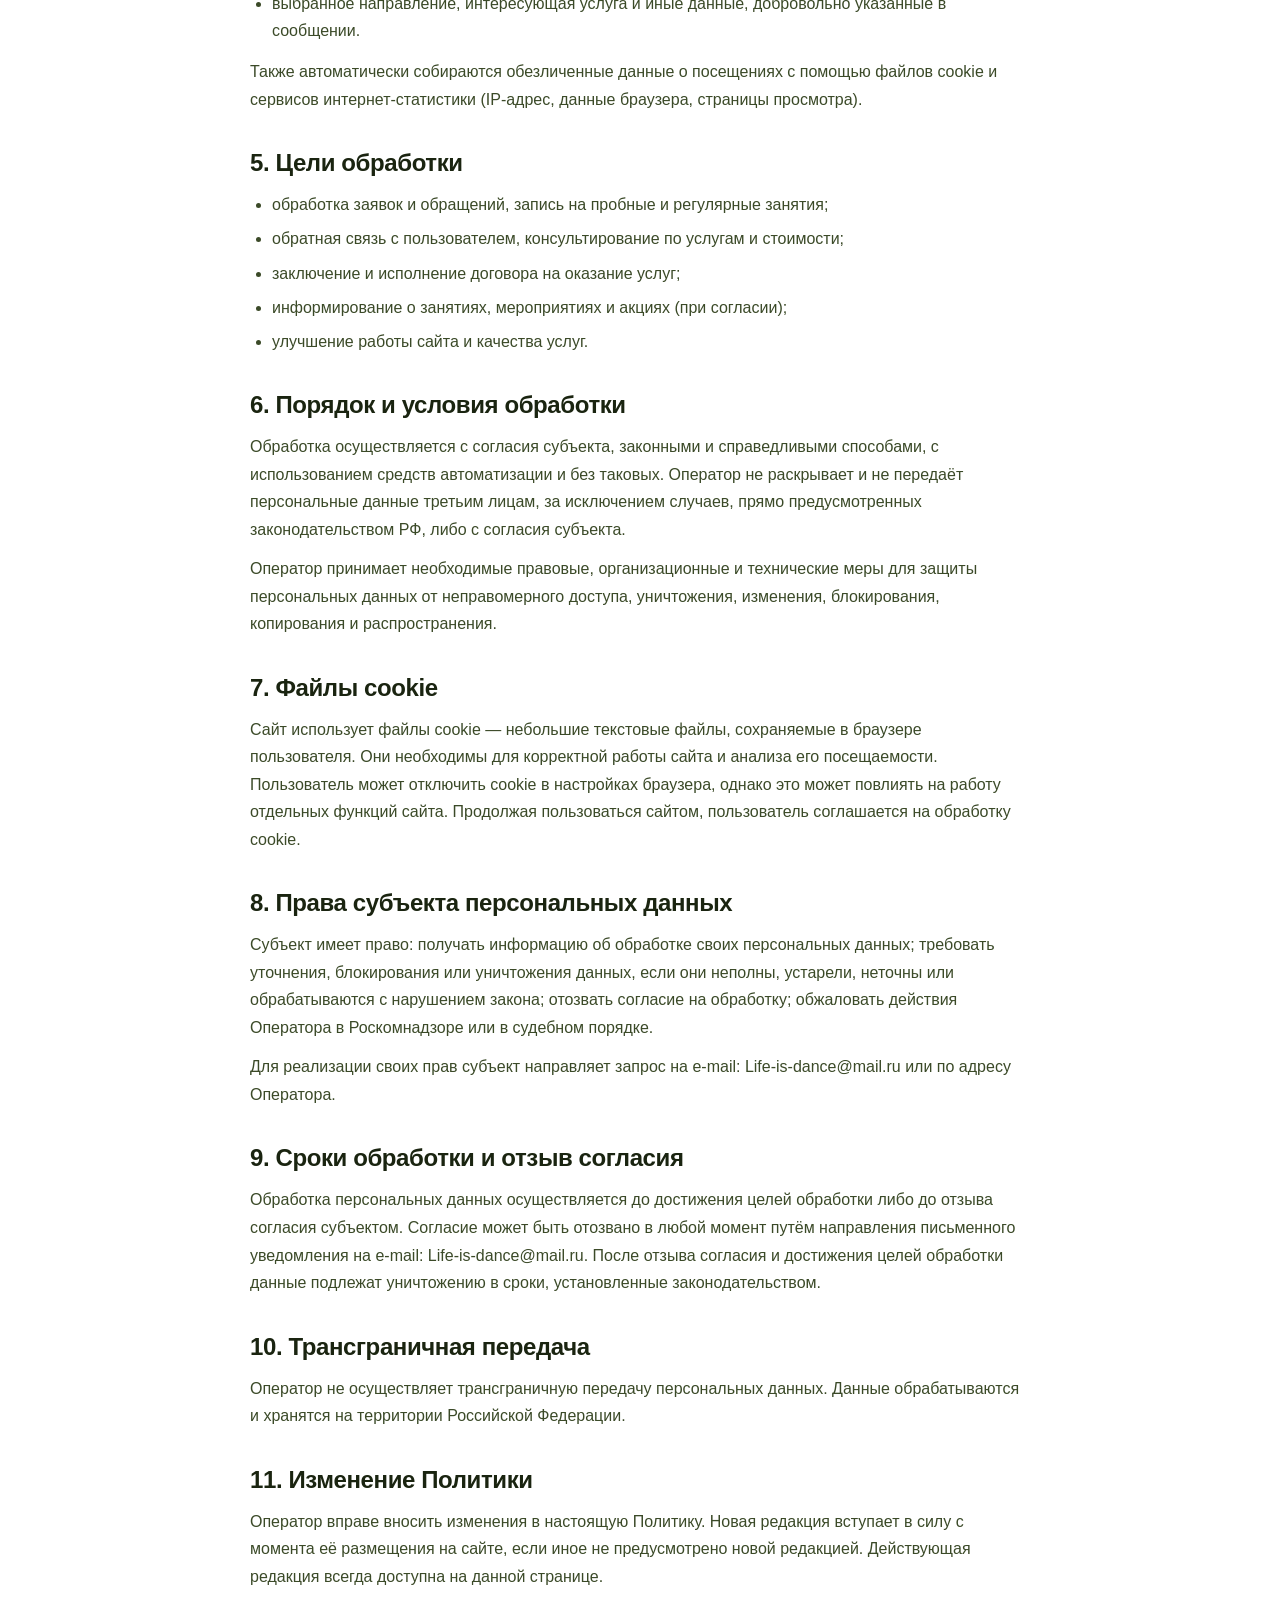
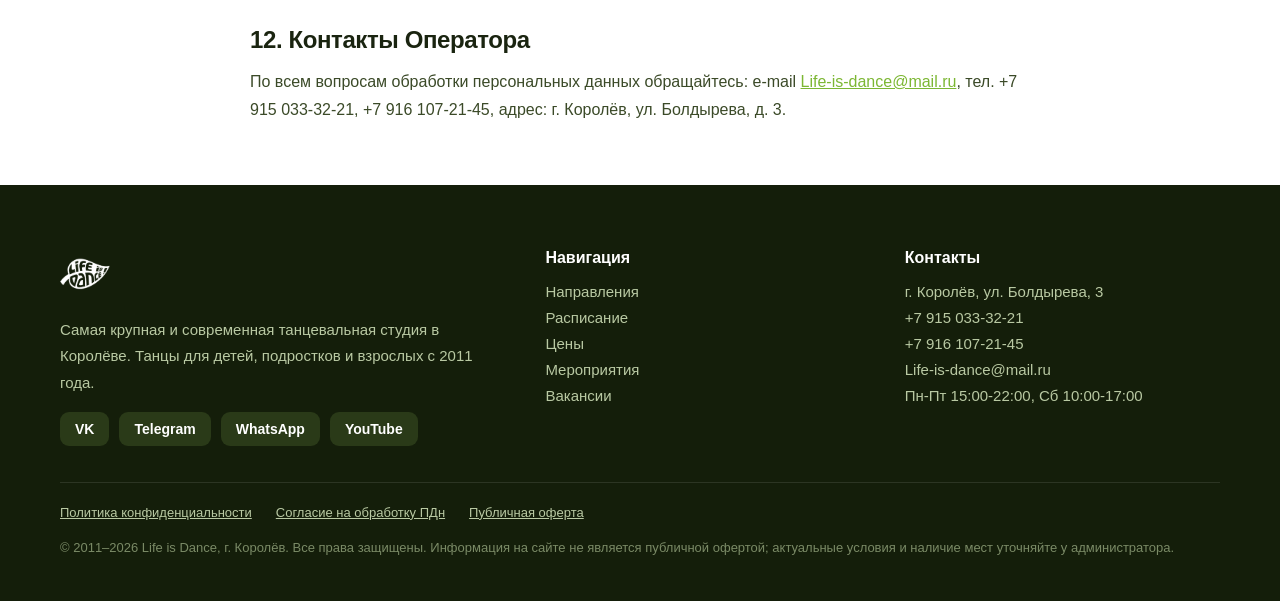
<file: policy.html>
<!doctype html><html lang="ru"><head><meta charset="utf-8">
<title>Политика конфиденциальности — Life is Dance</title>
<meta name="viewport" content="width=device-width,initial-scale=1">
<link rel="stylesheet" href="styles.css">
</head><body>

<div class="bar"><span>📍 г. Королёв, ул. Болдырева, 3</span><span>🕒 Пн-Пт 15:00-22:00, Сб 10:00-17:00</span><span>📞 <b>+7 915 033-32-21</b></span></div>

<header>
  <a href="index.html" class="logo"><img src="site_images/logo.png" alt="Life is Dance"></a>
  <nav>
    <a href="napravleniya.html">Направления</a>
    <a href="raspisanie.html">Расписание</a>
    <a href="price.html">Цены</a>
    <a href="meropriyatiya.html">Мероприятия</a>
    <a href="vakansii.html">Вакансии</a>
    <a href="index.html#contacts">Контакты</a>
  </nav>
  <div class="htop"><div class="phone">+7 915 033-32-21</div><a href="index.html" class="btn">На главную</a></div>
</header>

<div class="phero">
  <div class="blob bA"></div><div class="blob bB"></div>
  <div class="crumbs"><a href="index.html">Главная</a> · Политика конфиденциальности</div>
  <div class="ptitle">Политика <span>конфиденциальности</span></div>
  <div class="pdesc">Политика в отношении обработки персональных данных на сайте lifeisdance.ru</div>
</div>

<div class="legal">
  <p class="upd">Дата публикации: <span class="ph">01.07.2026</span>. Настоящая Политика действует в отношении всей информации, которую Оператор может получить о пользователе во время использования сайта lifeisdance.ru.</p>

  <h2>1. Общие положения</h2>
  <p>Настоящая Политика обработки персональных данных (далее — Политика) разработана в соответствии с Федеральным законом от 27.07.2006 № 152-ФЗ «О персональных данных» и определяет порядок обработки персональных данных и меры по обеспечению их безопасности.</p>
  <p>Оператор персональных данных (далее — Оператор): ИП Ефремова С. Г., ИНН 501806991306, ОГРНИП 305501823800022, адрес: г. Королёв, ул. Болдырева, д. 3, e-mail: Life-is-dance@mail.ru, тел. +7 915 033-32-21.</p>
  <p>Оператор ставит своей важнейшей целью соблюдение прав и свобод человека и гражданина при обработке его персональных данных, в том числе защиты прав на неприкосновенность частной жизни, личную и семейную тайну.</p>

  <h2>2. Основные понятия</h2>
  <ul>
    <li><b>Персональные данные</b> — любая информация, относящаяся к прямо или косвенно определённому физическому лицу (субъекту персональных данных).</li>
    <li><b>Обработка персональных данных</b> — любое действие с персональными данными: сбор, запись, систематизация, хранение, уточнение, использование, передача, блокирование, удаление, уничтожение.</li>
    <li><b>Оператор</b> — лицо, организующее и осуществляющее обработку персональных данных.</li>
    <li><b>Субъект</b> — пользователь сайта, чьи персональные данные обрабатываются.</li>
    <li><b>Сайт</b> — совокупность страниц, размещённых по адресу lifeisdance.ru.</li>
  </ul>

  <h2>3. Правовые основания обработки</h2>
  <p>Оператор обрабатывает персональные данные на основании: Конституции РФ; Федерального закона № 152-ФЗ «О персональных данных»; согласия субъекта на обработку его персональных данных, а также при заключении и исполнении договора, стороной которого является субъект.</p>

  <h2>4. Какие персональные данные обрабатываются</h2>
  <p>Оператор обрабатывает данные, которые пользователь предоставляет самостоятельно при заполнении форм на сайте (запись на занятие, заявка на расчёт стоимости, отклик на вакансию, обратная связь):</p>
  <ul>
    <li>фамилия, имя (либо имя, которым пользователь представляется);</li>
    <li>номер контактного телефона;</li>
    <li>адрес электронной почты (при указании);</li>
    <li>выбранное направление, интересующая услуга и иные данные, добровольно указанные в сообщении.</li>
  </ul>
  <p>Также автоматически собираются обезличенные данные о посещениях с помощью файлов cookie и сервисов интернет-статистики (IP-адрес, данные браузера, страницы просмотра).</p>

  <h2>5. Цели обработки</h2>
  <ul>
    <li>обработка заявок и обращений, запись на пробные и регулярные занятия;</li>
    <li>обратная связь с пользователем, консультирование по услугам и стоимости;</li>
    <li>заключение и исполнение договора на оказание услуг;</li>
    <li>информирование о занятиях, мероприятиях и акциях (при согласии);</li>
    <li>улучшение работы сайта и качества услуг.</li>
  </ul>

  <h2>6. Порядок и условия обработки</h2>
  <p>Обработка осуществляется с согласия субъекта, законными и справедливыми способами, с использованием средств автоматизации и без таковых. Оператор не раскрывает и не передаёт персональные данные третьим лицам, за исключением случаев, прямо предусмотренных законодательством РФ, либо с согласия субъекта.</p>
  <p>Оператор принимает необходимые правовые, организационные и технические меры для защиты персональных данных от неправомерного доступа, уничтожения, изменения, блокирования, копирования и распространения.</p>

  <h2>7. Файлы cookie</h2>
  <p>Сайт использует файлы cookie — небольшие текстовые файлы, сохраняемые в браузере пользователя. Они необходимы для корректной работы сайта и анализа его посещаемости. Пользователь может отключить cookie в настройках браузера, однако это может повлиять на работу отдельных функций сайта. Продолжая пользоваться сайтом, пользователь соглашается на обработку cookie.</p>

  <h2>8. Права субъекта персональных данных</h2>
  <p>Субъект имеет право: получать информацию об обработке своих персональных данных; требовать уточнения, блокирования или уничтожения данных, если они неполны, устарели, неточны или обрабатываются с нарушением закона; отозвать согласие на обработку; обжаловать действия Оператора в Роскомнадзоре или в судебном порядке.</p>
  <p>Для реализации своих прав субъект направляет запрос на e-mail: Life-is-dance@mail.ru или по адресу Оператора.</p>

  <h2>9. Сроки обработки и отзыв согласия</h2>
  <p>Обработка персональных данных осуществляется до достижения целей обработки либо до отзыва согласия субъектом. Согласие может быть отозвано в любой момент путём направления письменного уведомления на e-mail: Life-is-dance@mail.ru. После отзыва согласия и достижения целей обработки данные подлежат уничтожению в сроки, установленные законодательством.</p>

  <h2>10. Трансграничная передача</h2>
  <p>Оператор не осуществляет трансграничную передачу персональных данных. Данные обрабатываются и хранятся на территории Российской Федерации.</p>

  <h2>11. Изменение Политики</h2>
  <p>Оператор вправе вносить изменения в настоящую Политику. Новая редакция вступает в силу с момента её размещения на сайте, если иное не предусмотрено новой редакцией. Действующая редакция всегда доступна на данной странице.</p>

  <h2>12. Контакты Оператора</h2>
  <p>По всем вопросам обработки персональных данных обращайтесь: e-mail <a href="mailto:Life-is-dance@mail.ru">Life-is-dance@mail.ru</a>, тел. +7 915 033-32-21, +7 916 107-21-45, адрес: г. Королёв, ул. Болдырева, д. 3.</p>
</div>

<footer id="contacts"><div class="wrap"><div class="fgrid">
  <div><div class="lg"><img src="site_images/logo.png" alt="Life is Dance"></div>
    <p>Самая крупная и современная танцевальная студия в Королёве. Танцы для детей, подростков и взрослых с 2011 года.</p>
    <div class="soc"><span>VK</span><span>Telegram</span><span>WhatsApp</span><span>YouTube</span></div>
  </div>
  <div><h4>Навигация</h4>
    <a class="fl" href="napravleniya.html">Направления</a>
    <a class="fl" href="raspisanie.html">Расписание</a>
    <a class="fl" href="price.html">Цены</a>
    <a class="fl" href="meropriyatiya.html">Мероприятия</a>
    <a class="fl" href="vakansii.html">Вакансии</a>
  </div>
  <div><h4>Контакты</h4>
    <span class="fl">г. Королёв, ул. Болдырева, 3</span>
    <span class="fl">+7 915 033-32-21</span>
    <span class="fl">+7 916 107-21-45</span>
    <span class="fl">Life-is-dance@mail.ru</span>
    <span class="fl">Пн-Пт 15:00-22:00, Сб 10:00-17:00</span>
  </div>
</div></div></footer>

<script src="app.js"></script>
</body></html>
</file>
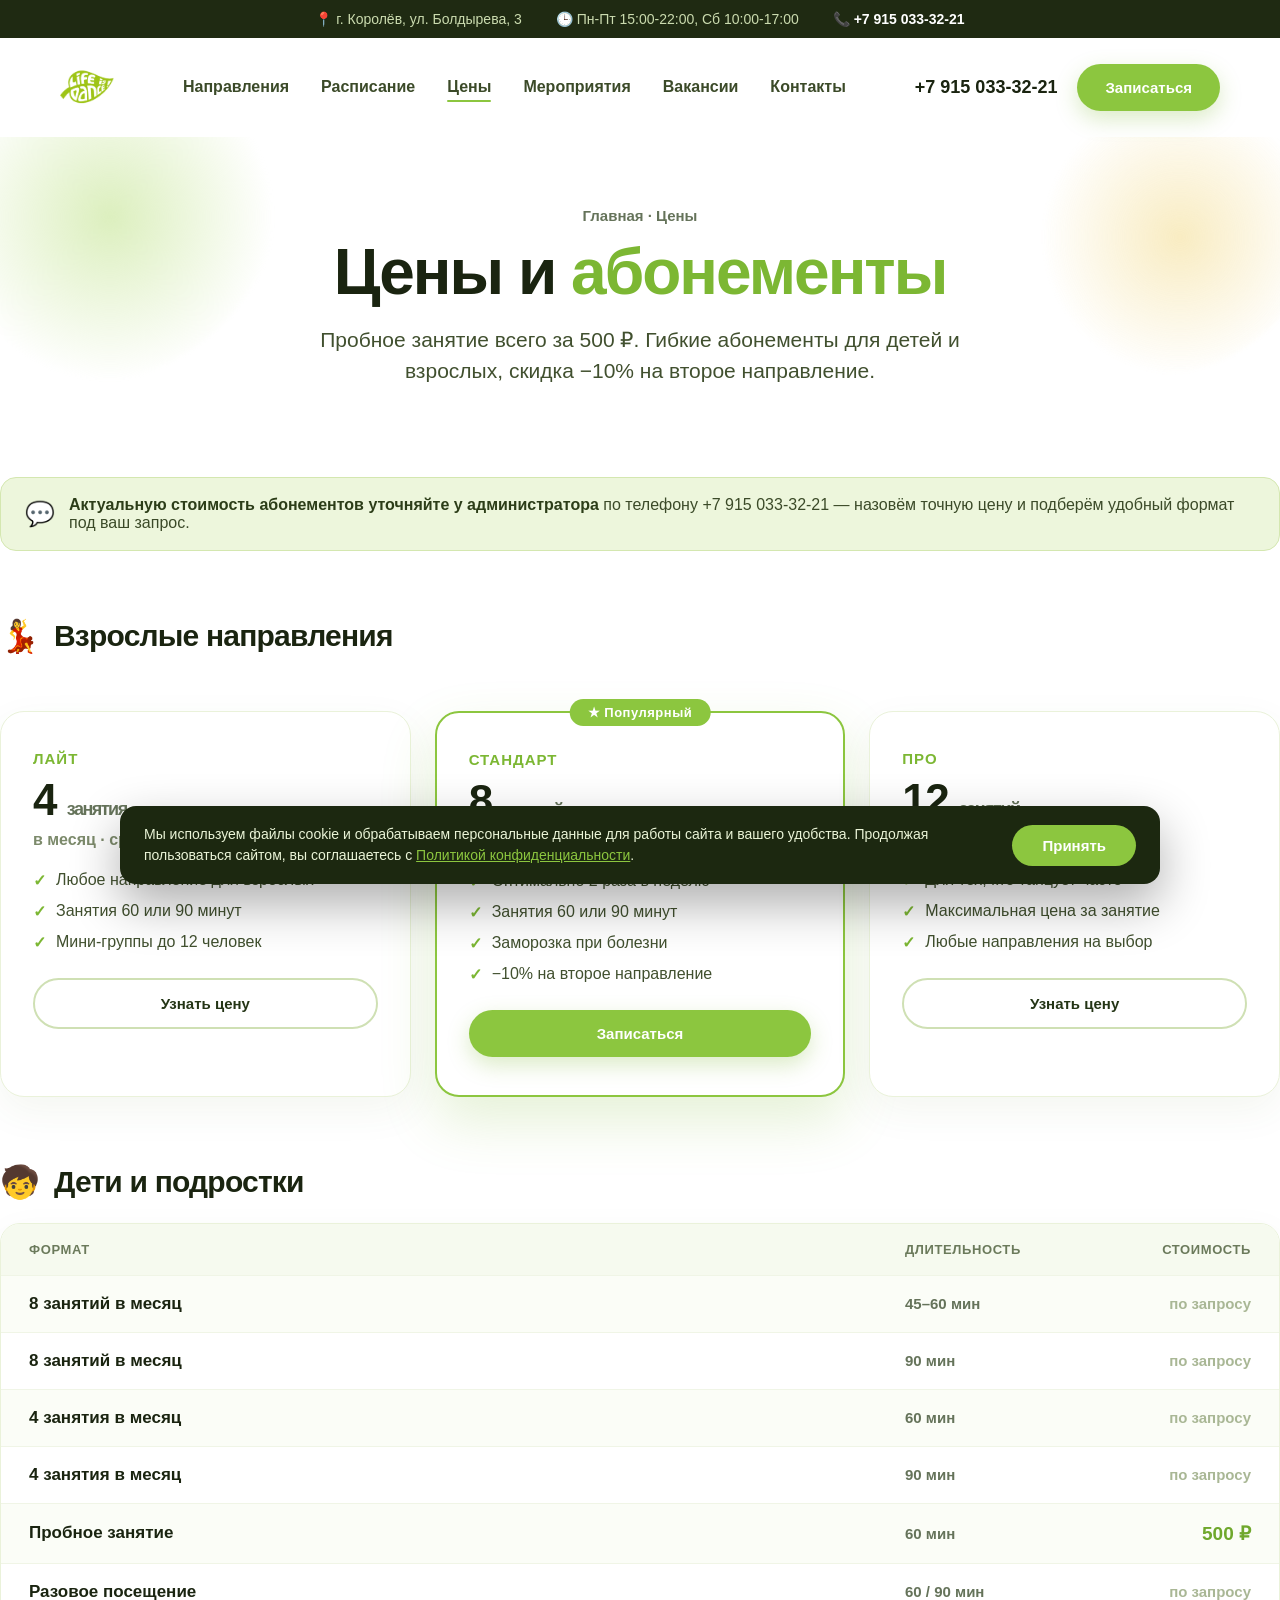
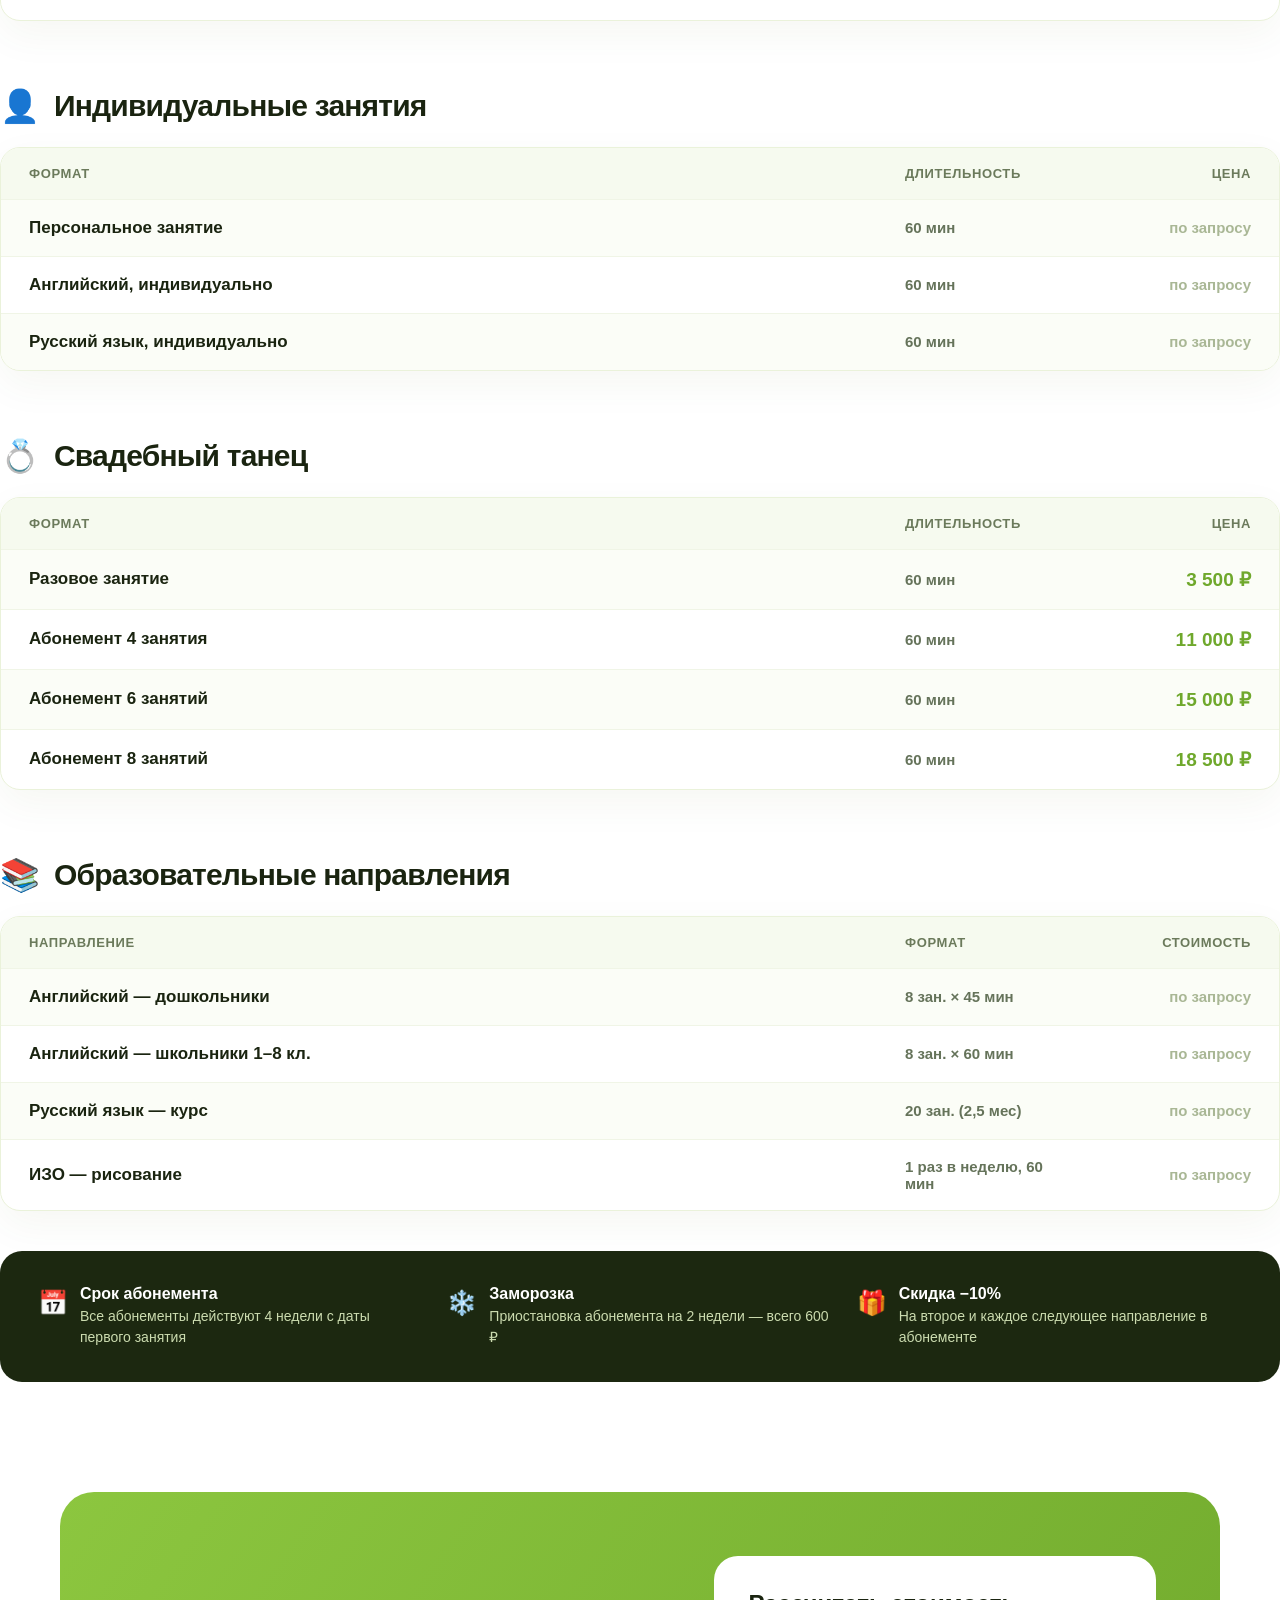
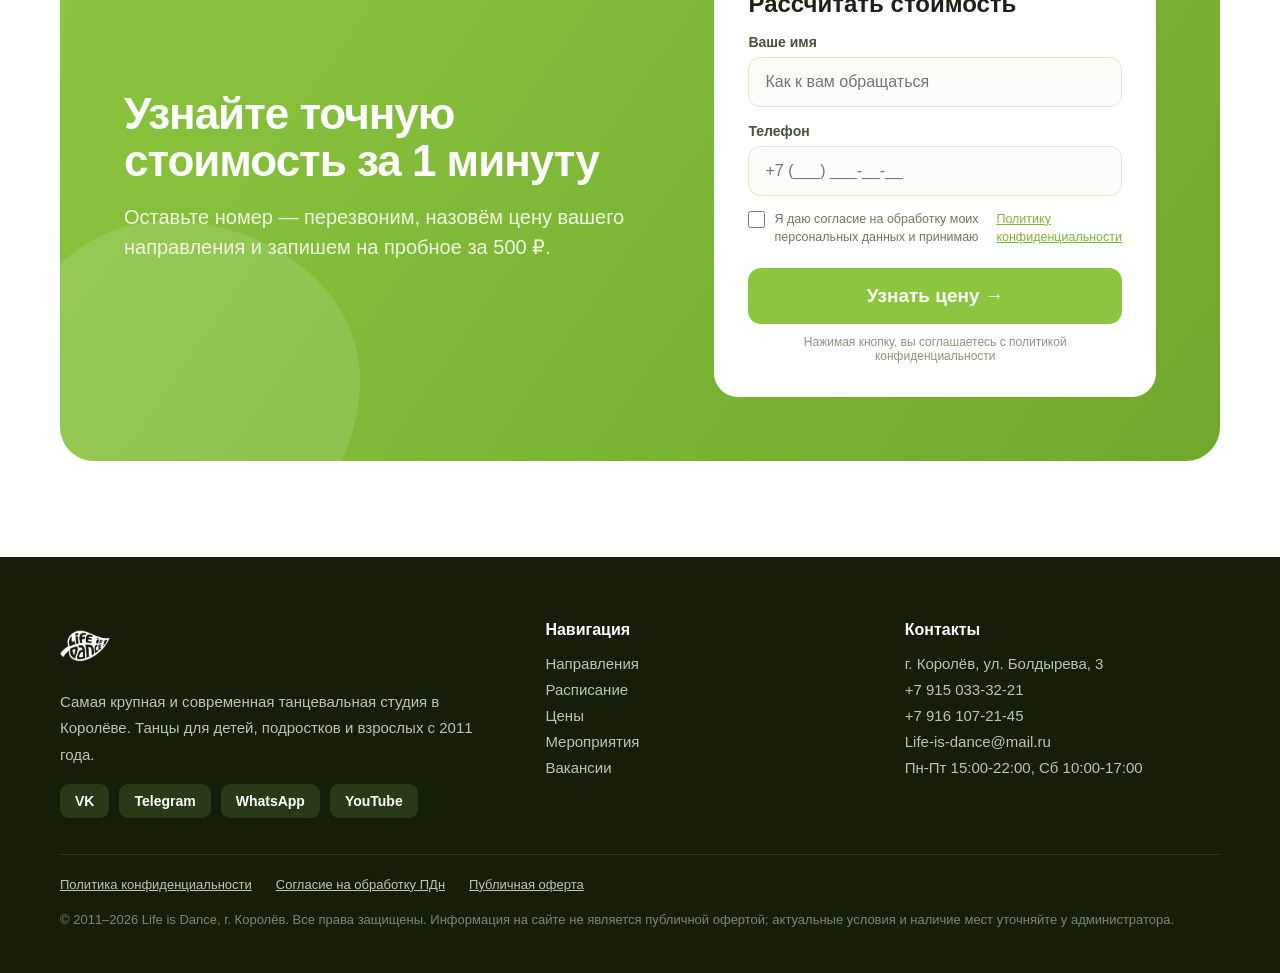
<file: price.html>
<!doctype html><html lang="ru"><head><meta charset="utf-8">
<title>Цены — Life is Dance, Королёв</title>
<meta name="viewport" content="width=device-width,initial-scale=1">
<link rel="stylesheet" href="styles.css">
<style>
.pwrap{padding:30px 0 40px}
.notice{background:var(--l3);border:1.5px solid #D4E7B0;border-radius:16px;padding:18px 24px;display:flex;align-items:center;gap:14px;font-size:16px;color:#3B4A28;margin:30px 0 10px}
.notice .ic{font-size:24px}
.notice b{color:#2C3D18}
/* тарифы */
.plans{display:grid;grid-template-columns:repeat(3,1fr);gap:24px;margin-top:56px}
.plan{background:#fff;border:1.5px solid var(--line);border-radius:24px;padding:38px 32px;position:relative;box-shadow:0 14px 40px rgba(70,100,20,.06)}
.plan.hit{border:2px solid var(--g);box-shadow:0 24px 55px rgba(124,183,51,.2);transform:scale(1.03)}
.plan .rib{position:absolute;top:-14px;left:50%;transform:translateX(-50%);background:var(--g);color:#fff;font-size:13px;font-weight:800;padding:6px 18px;border-radius:20px;letter-spacing:.5px;white-space:nowrap}
.plan .pn{font-size:15px;font-weight:800;letter-spacing:1px;text-transform:uppercase;color:var(--g2)}
.plan .pq{font-size:44px;font-weight:900;letter-spacing:-1.5px;margin-top:8px}
.plan .pq small{font-size:18px;font-weight:700;color:var(--mut)}
.plan .pp{font-size:16px;color:#7C8A6B;margin-top:6px;font-weight:600}
.plan ul{list-style:none;margin-top:22px;display:flex;flex-direction:column;gap:12px}
.plan li{font-size:16px;color:#41502F;display:flex;gap:10px;align-items:flex-start}
.plan li::before{content:"✓";color:var(--g2);font-weight:900;flex:none}
.plan .pbtn{margin-top:26px;display:block;text-align:center}
/* таблицы цен */
.pcat{margin-top:66px}
.pcat-h{display:flex;align-items:center;gap:14px;margin-bottom:22px}
.pcat-h .em{font-size:32px}
.pcat-h h3{font-size:30px;font-weight:900;letter-spacing:-.8px}
.ptable{background:#fff;border:1px solid var(--line);border-radius:20px;overflow:hidden;box-shadow:0 14px 40px rgba(70,100,20,.05)}
.prow{display:grid;grid-template-columns:1fr 160px 170px;gap:16px;padding:18px 28px;align-items:center;border-bottom:1px solid #F0F5E6}
.prow:last-child{border-bottom:none}
.prow:nth-child(even){background:#FBFDF7}
.prow.head{background:var(--l1);font-size:13px;font-weight:800;letter-spacing:.6px;text-transform:uppercase;color:#6B7A5B}
.prow .nm{font-size:17px;font-weight:700;color:var(--ink)}
.prow .tm{font-size:15px;color:var(--mut);font-weight:600}
.prow .pr{font-size:19px;font-weight:800;color:var(--g3);text-align:right}
.prow .pr.ask{color:#A9B795;font-size:15px;font-weight:700}
.pcat.two{display:grid;grid-template-columns:1fr 1fr;gap:24px}
.pcat.two .ptable{margin:0}
.pnote-box{margin-top:40px;background:var(--dark);color:#CBDBAF;border-radius:22px;padding:34px 38px;display:grid;grid-template-columns:repeat(3,1fr);gap:24px}
.pnote-box .pi{display:flex;gap:12px;align-items:flex-start}
.pnote-box .pi .e{font-size:24px}
.pnote-box .pi b{color:#fff;display:block;font-size:16px;margin-bottom:3px}
.pnote-box .pi span{font-size:14px;line-height:1.5}
@media (max-width:900px){
  .plans{grid-template-columns:1fr;gap:16px}
  .plan.hit{transform:none}
  .plan{padding:32px 26px}
  .plan .pq{font-size:38px}
  .pcat.two{grid-template-columns:1fr;gap:16px}
  .pcat{margin-top:44px}
  .pcat-h h3{font-size:24px}
  .prow{grid-template-columns:1.5fr auto;gap:8px;padding:14px 16px}
  .prow .tm{display:none}
  .prow.head div:nth-child(2){display:none}
  .prow .nm{font-size:16px}
  .pnote-box{grid-template-columns:1fr;gap:16px;padding:26px}
}
</style></head><body>

<div class="bar"><span>📍 г. Королёв, ул. Болдырева, 3</span><span>🕒 Пн-Пт 15:00-22:00, Сб 10:00-17:00</span><span>📞 <b>+7 915 033-32-21</b></span></div>

<header>
  <a href="index.html" class="logo"><img src="site_images/logo.png" alt="Life is Dance"></a>
  <nav>
    <a href="napravleniya.html">Направления</a>
    <a href="raspisanie.html">Расписание</a>
    <a href="price.html" class="active">Цены</a>
    <a href="meropriyatiya.html">Мероприятия</a>
    <a href="vakansii.html">Вакансии</a>
    <a href="index.html#contacts">Контакты</a>
  </nav>
  <div class="htop"><div class="phone">+7 915 033-32-21</div><a href="#lead" class="btn">Записаться</a></div>
</header>

<div class="phero">
  <div class="blob bA"></div><div class="blob bB"></div>
  <div class="crumbs"><a href="index.html">Главная</a> · Цены</div>
  <div class="ptitle">Цены и <span>абонементы</span></div>
  <div class="pdesc">Пробное занятие всего за 500 ₽. Гибкие абонементы для детей и взрослых, скидка −10% на второе направление.</div>
</div>

<div class="wrap pwrap">
  <div class="notice rv"><span class="ic">💬</span><span><b>Актуальную стоимость абонементов уточняйте у администратора</b> по телефону +7 915 033-32-21 — назовём точную цену и подберём удобный формат под ваш запрос.</span></div>

  <!-- Взрослые тарифы -->
  <div class="pcat">
    <div class="pcat-h rv"><span class="em">💃</span><h3>Взрослые направления</h3></div>
    <div class="plans" id="tariffs"></div>
  </div>

  <!-- Категории цен (рендерятся из data.js, редактируются в admin.html) -->
  <div id="priceCats"></div>

  <!-- Условия (из data.js) -->
  <div class="pnote-box rv" id="conditions"></div>
</div>

<div class="ctawrap" id="lead" style="padding-top:70px"><div class="wrap">
  <div class="cta rv zoom">
    <div class="cb" style="position:absolute;width:360px;height:360px;background:rgba(255,255,255,.12);border-radius:46% 54% 60% 40%/52% 44% 56% 48%;bottom:-120px;left:-60px;animation:morph 12s ease-in-out infinite"></div>
    <div>
      <h2 style="font-size:44px;font-weight:900;letter-spacing:-1px;line-height:1.05;position:relative;z-index:2">Узнайте точную стоимость за 1 минуту</h2>
      <p style="font-size:20px;color:#F1F8E4;margin-top:18px;line-height:1.5;position:relative;z-index:2">Оставьте номер — перезвоним, назовём цену вашего направления и запишем на пробное за 500 ₽.</p>
    </div>
    <form class="form lidform" data-subject="Расчёт стоимости — Life is Dance" style="background:#fff;border-radius:24px;padding:34px;position:relative;z-index:2">
      <div class="lf-body">
        <div class="fh" style="font-size:24px;font-weight:800;color:var(--ink)">Рассчитать стоимость</div>
        <div class="lf-chosen" style="display:none;background:#EDF6DC;border:1px solid #D4E7B0;border-radius:11px;padding:11px 15px;margin-top:14px;font-size:15px;color:#3B4A28">Направление: <b></b></div>
        <div class="field" style="margin-top:15px"><label style="font-size:14px;font-weight:700;color:#46543A">Ваше имя</label><input name="Имя" style="width:100%;margin-top:6px;border:1.5px solid #DFE8CE;border-radius:12px;padding:15px 16px;font-size:16px;color:#1A2410;background:#FBFDF7;font-family:inherit;outline:none" placeholder="Как к вам обращаться"></div>
        <div class="field" style="margin-top:15px"><label style="font-size:14px;font-weight:700;color:#46543A">Телефон</label><input name="Телефон" type="tel" style="width:100%;margin-top:6px;border:1.5px solid #DFE8CE;border-radius:12px;padding:15px 16px;font-size:16px;color:#1A2410;background:#FBFDF7;font-family:inherit;outline:none" placeholder="+7 (___) ___-__-__"></div>
        <div class="lf-err" style="display:none;color:#C0574F;font-size:13px;margin-top:10px;font-weight:600"></div>
        <button type="submit" class="subm" style="width:100%;border:0;cursor:pointer;font-family:inherit;margin-top:22px;background:var(--g);color:#fff;font-size:19px;font-weight:800;padding:17px;border-radius:13px">Узнать цену →</button>
        <div class="pnote" style="font-size:12px;color:#8A9678;text-align:center;margin-top:11px">Нажимая кнопку, вы соглашаетесь с политикой конфиденциальности</div>
      </div>
      <div class="lf-ok" style="display:none;text-align:center;padding:24px 8px">
        <div style="font-size:52px">✅</div>
        <div style="font-size:23px;font-weight:800;color:#1A2410;margin-top:10px">Заявка принята!</div>
        <div style="font-size:16px;color:#65735A;margin-top:8px;line-height:1.5">Перезвоним и назовём точную стоимость вашего направления.</div>
      </div>
    </form>
  </div>
</div></div>

<footer id="contacts"><div class="wrap"><div class="fgrid">
  <div><div class="lg"><img src="site_images/logo.png" alt="Life is Dance"></div>
    <p>Самая крупная и современная танцевальная студия в Королёве. Танцы для детей, подростков и взрослых с 2011 года.</p>
    <div class="soc"><span>VK</span><span>Telegram</span><span>WhatsApp</span><span>YouTube</span></div>
  </div>
  <div><h4>Навигация</h4>
    <a class="fl" href="napravleniya.html">Направления</a>
    <a class="fl" href="raspisanie.html">Расписание</a>
    <a class="fl" href="price.html">Цены</a>
    <a class="fl" href="meropriyatiya.html">Мероприятия</a>
    <a class="fl" href="vakansii.html">Вакансии</a>
  </div>
  <div><h4>Контакты</h4>
    <span class="fl">г. Королёв, ул. Болдырева, 3</span>
    <span class="fl">+7 915 033-32-21</span>
    <span class="fl">+7 916 107-21-45</span>
    <span class="fl">Life-is-dance@mail.ru</span>
    <span class="fl">Пн-Пт 15:00-22:00, Сб 10:00-17:00</span>
  </div>
</div></div></footer>

<script src="data.js"></script>
<script>
  var D = lidLoad();
  renderTariffs(document.getElementById('tariffs'), D);
  renderPriceCats(document.getElementById('priceCats'), D);
  renderConditions(document.getElementById('conditions'), D);
</script>
<script src="app.js"></script>
</body></html>
</file>
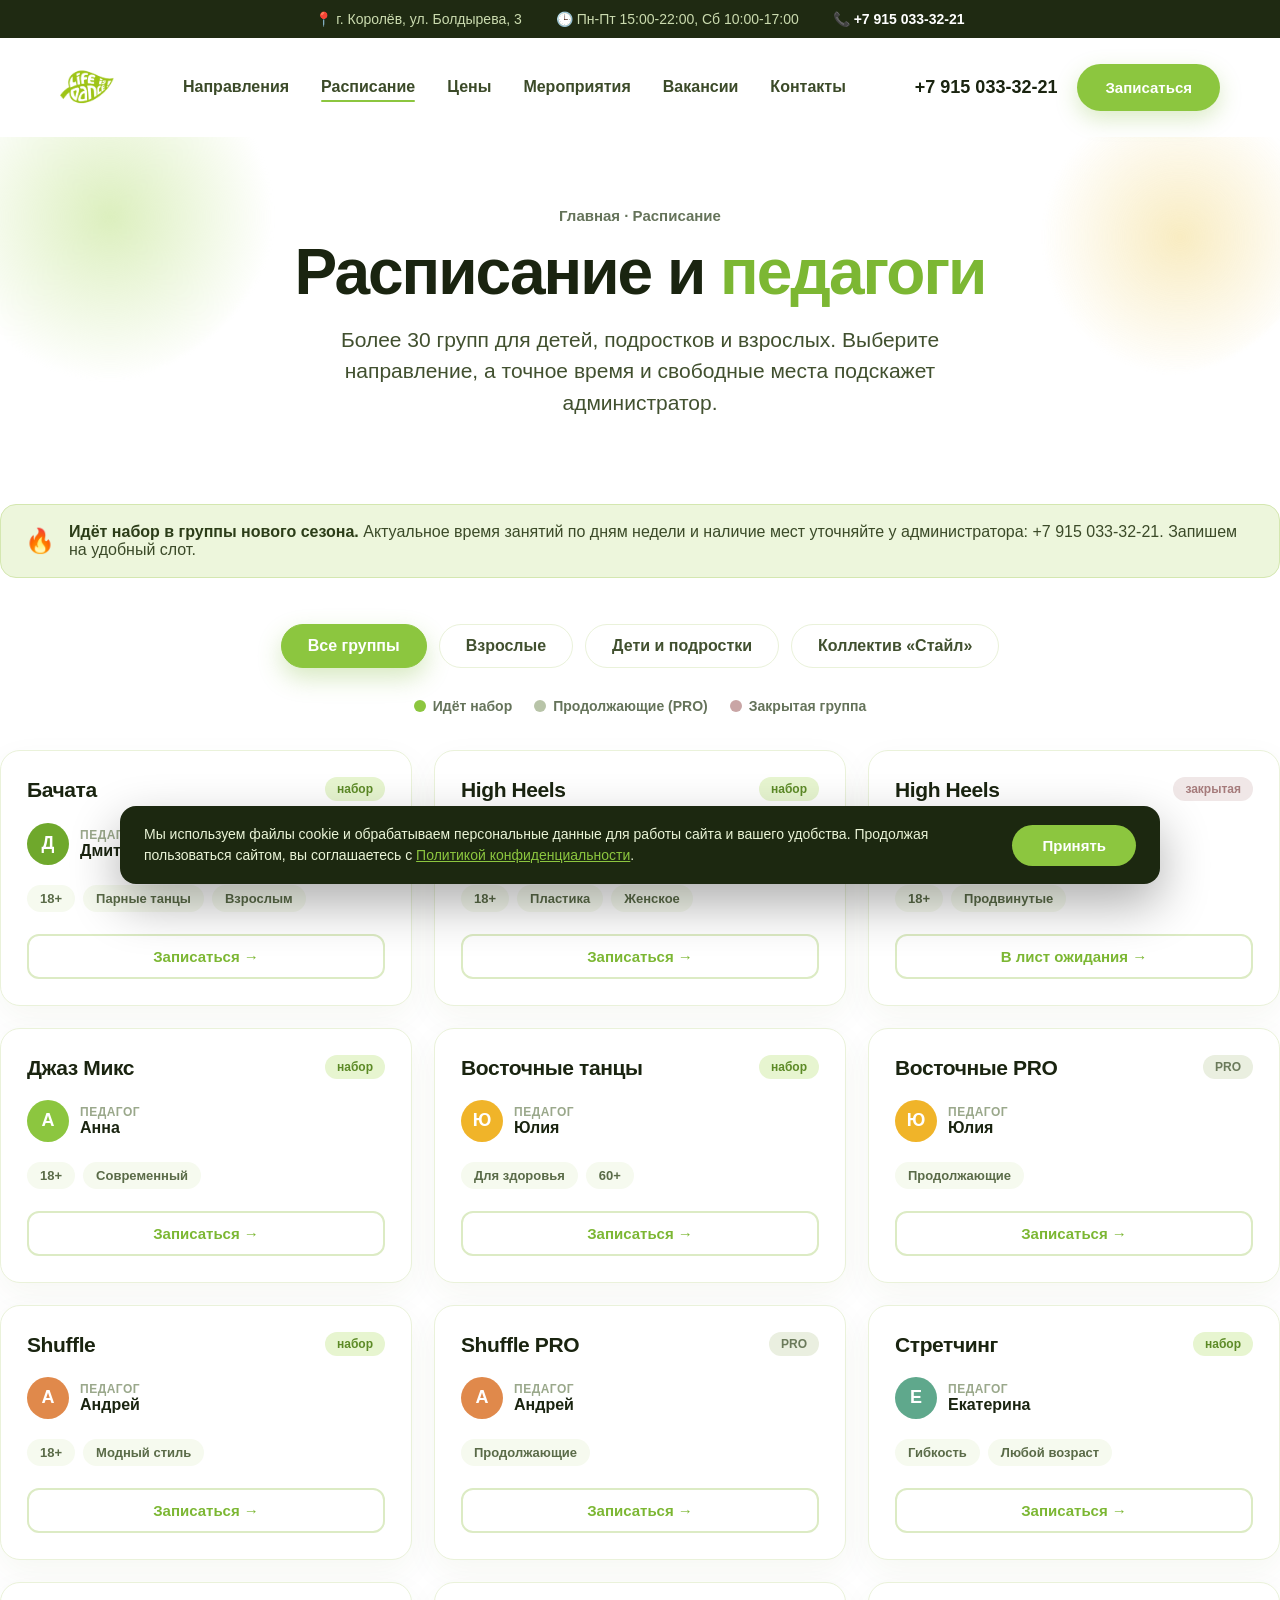
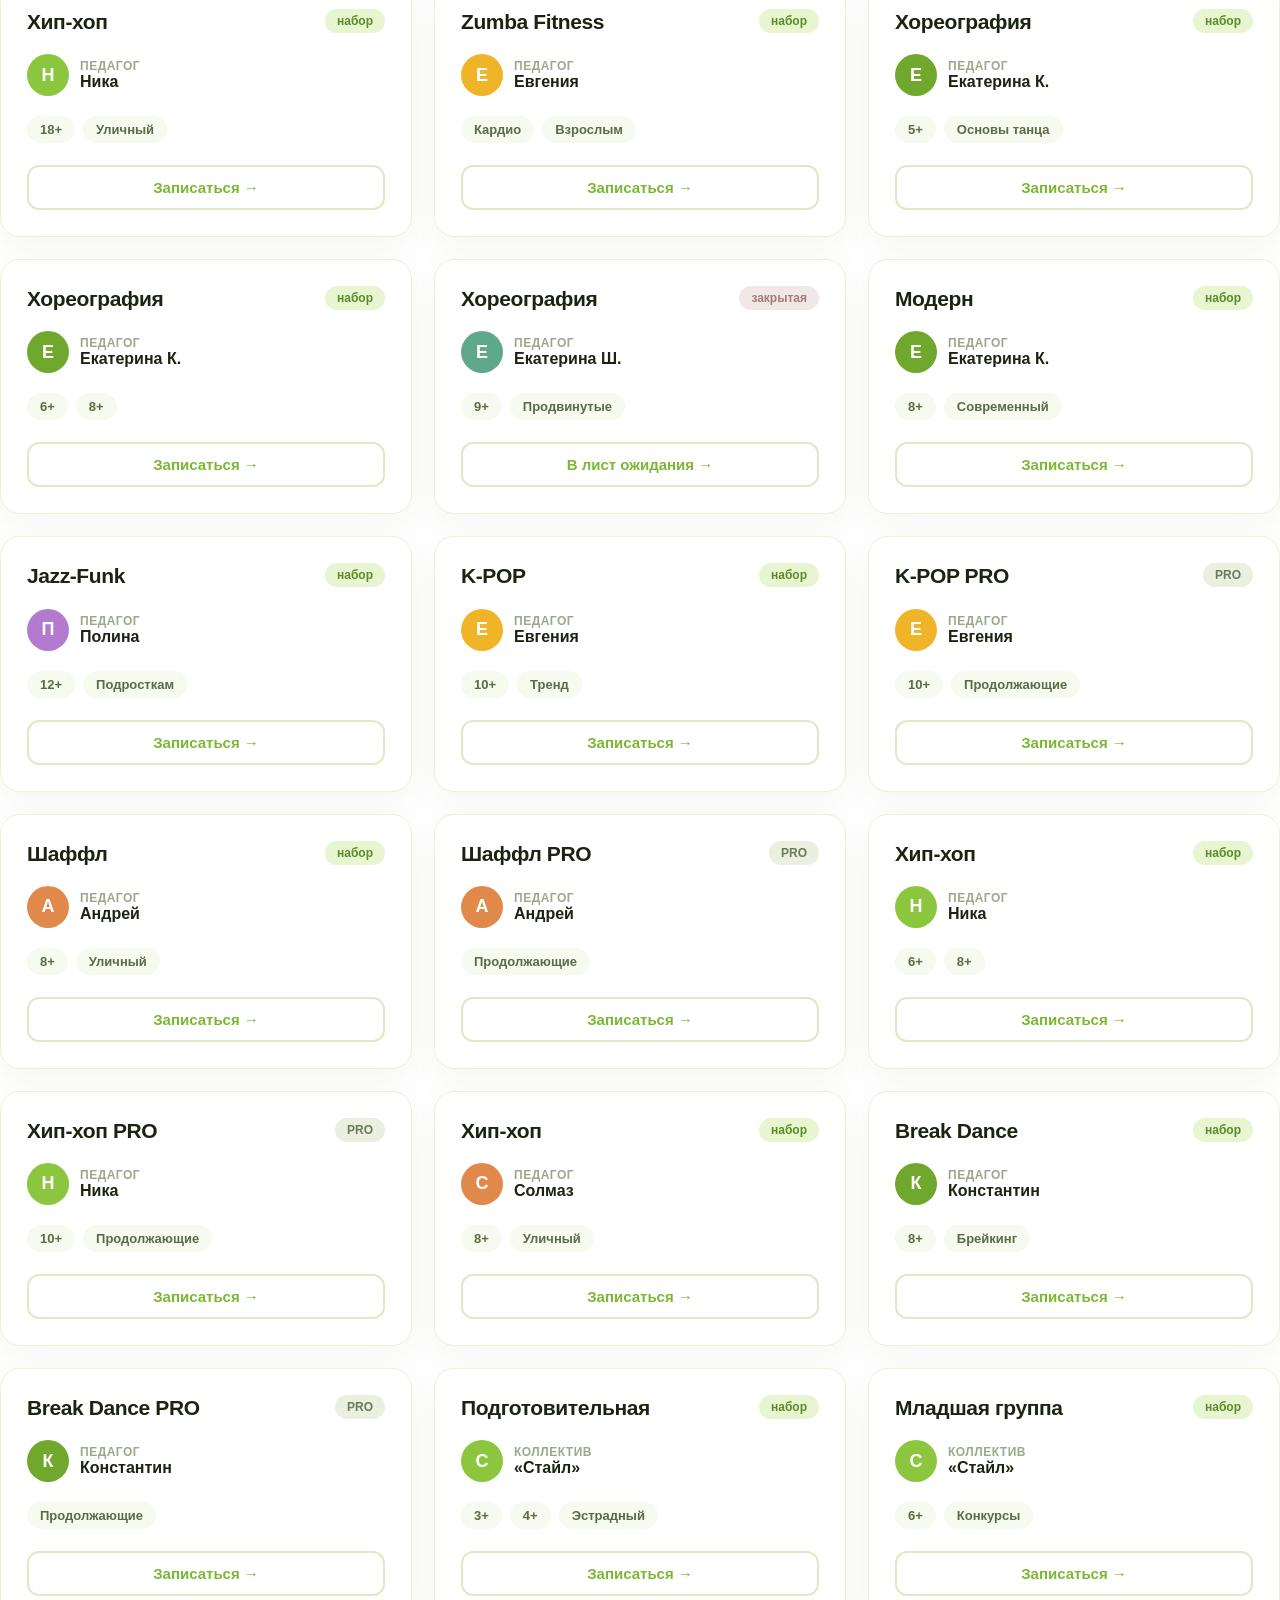
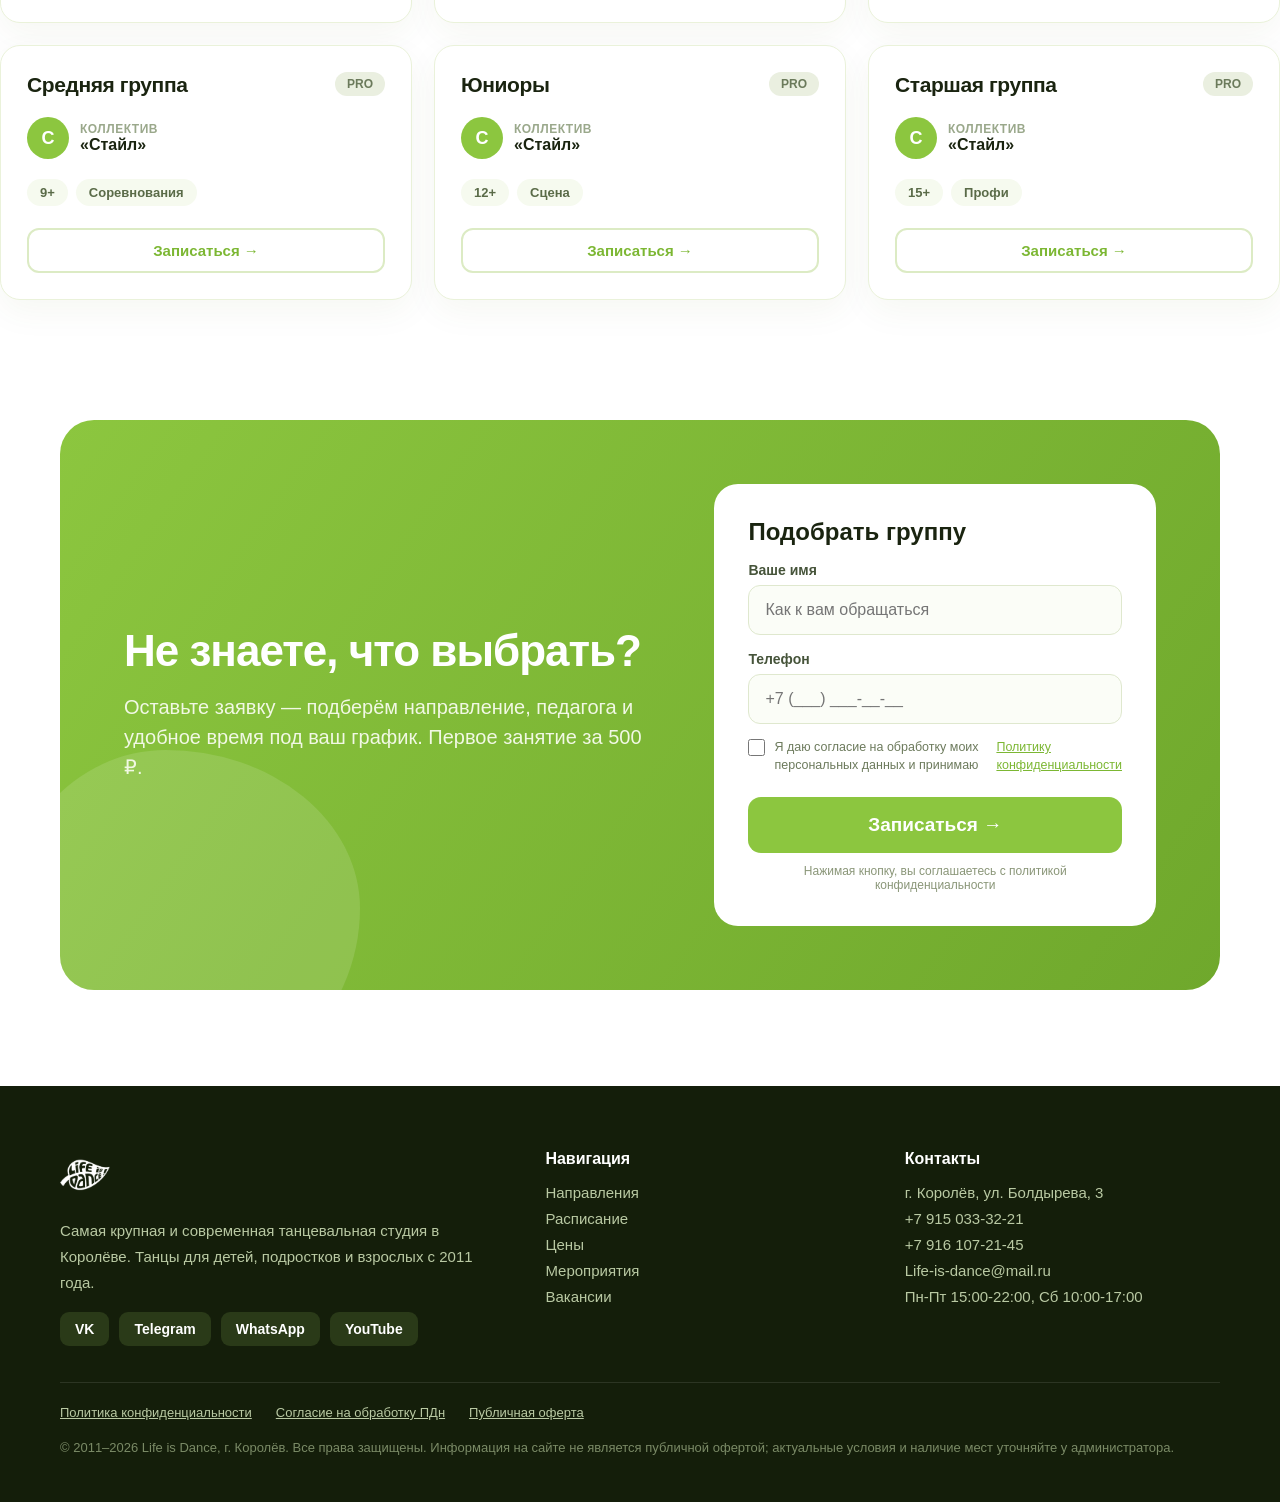
<file: raspisanie.html>
<!doctype html><html lang="ru"><head><meta charset="utf-8">
<title>Расписание занятий — Life is Dance, Королёв</title>
<meta name="viewport" content="width=device-width,initial-scale=1">
<link rel="stylesheet" href="styles.css">
<style>
.pwrap{padding:30px 0 40px}
.notice{background:var(--l3);border:1.5px solid #D4E7B0;border-radius:16px;padding:18px 24px;display:flex;align-items:center;gap:14px;font-size:16px;color:#3B4A28;margin:26px 0 8px}
.notice .ic{font-size:24px}.notice b{color:#2C3D18}
.filters{display:flex;gap:12px;flex-wrap:wrap;justify-content:center;margin:46px 0 12px}
.filters button{background:#fff;border:1.5px solid var(--line);color:#41502F;font-size:16px;font-weight:700;padding:12px 26px;border-radius:40px;cursor:pointer;transition:.22s;font-family:inherit}
.filters button:hover{border-color:var(--g);color:var(--g2)}
.filters button.on{background:var(--g);border-color:var(--g);color:#fff;box-shadow:0 10px 24px rgba(124,183,51,.3)}
.sched{display:grid;grid-template-columns:repeat(3,1fr);gap:22px;margin-top:36px}
.sc{background:#fff;border:1px solid var(--line);border-radius:20px;padding:26px;box-shadow:0 12px 34px rgba(70,100,20,.05);display:flex;flex-direction:column}
.sc-top{display:flex;justify-content:space-between;align-items:flex-start;gap:12px}
.sc .nm{font-size:21px;font-weight:800;letter-spacing:-.4px;line-height:1.2}
.sc .stt{font-size:12px;font-weight:800;padding:5px 12px;border-radius:20px;white-space:nowrap;flex:none}
.stt.set{background:#E7F5D0;color:#5C8A26}
.stt.pro{background:#EAEFE0;color:#6B7A5B}
.stt.cl{background:#F0E7E7;color:#A57B7B}
.sc .teacher{display:flex;align-items:center;gap:11px;margin-top:20px}
.sc .av{width:42px;height:42px;border-radius:50%;display:flex;align-items:center;justify-content:center;color:#fff;font-weight:800;font-size:18px;flex:none}
.av.c1{background:#8CC63F}.av.c2{background:#F0B429}.av.c3{background:#6FA82C}.av.c4{background:#E0894B}.av.c5{background:#5FA88C}.av.c6{background:#B27BD0}
.sc .tinfo .tl{font-size:12px;color:#9AA88B;font-weight:600;text-transform:uppercase;letter-spacing:.5px}
.sc .tinfo .tn{font-size:16px;font-weight:700;color:var(--ink)}
.sc .tags{display:flex;gap:8px;margin-top:20px;flex-wrap:wrap}
.sc .tg{font-size:13px;font-weight:700;padding:6px 13px;border-radius:20px;background:var(--l1);color:#5A6B48}
.sc .book{margin-top:22px;text-align:center;font-weight:800;font-size:15px;color:var(--g2);border:2px solid #DCEBC4;border-radius:12px;padding:12px;transition:.2s;cursor:pointer}
.sc .book:hover{background:var(--g);color:#fff;border-color:var(--g)}
.legend{display:flex;gap:22px;justify-content:center;margin-top:30px;flex-wrap:wrap;font-size:14px;color:var(--mut);font-weight:600}
.legend span{display:flex;align-items:center;gap:7px}
.legend i{width:12px;height:12px;border-radius:50%;display:inline-block}
@media (max-width:900px){
  .sched{grid-template-columns:1fr;gap:16px}
  .legend{gap:12px 16px;font-size:13px}
}
</style></head><body>

<div class="bar"><span>📍 г. Королёв, ул. Болдырева, 3</span><span>🕒 Пн-Пт 15:00-22:00, Сб 10:00-17:00</span><span>📞 <b>+7 915 033-32-21</b></span></div>

<header>
  <a href="index.html" class="logo"><img src="site_images/logo.png" alt="Life is Dance"></a>
  <nav>
    <a href="napravleniya.html">Направления</a>
    <a href="raspisanie.html" class="active">Расписание</a>
    <a href="price.html">Цены</a>
    <a href="meropriyatiya.html">Мероприятия</a>
    <a href="vakansii.html">Вакансии</a>
    <a href="index.html#contacts">Контакты</a>
  </nav>
  <div class="htop"><div class="phone">+7 915 033-32-21</div><a href="#lead" class="btn">Записаться</a></div>
</header>

<div class="phero">
  <div class="blob bA"></div><div class="blob bB"></div>
  <div class="crumbs"><a href="index.html">Главная</a> · Расписание</div>
  <div class="ptitle">Расписание и <span>педагоги</span></div>
  <div class="pdesc">Более 30 групп для детей, подростков и взрослых. Выберите направление, а точное время и свободные места подскажет администратор.</div>
</div>

<div class="wrap pwrap">
  <div class="notice rv"><span class="ic">🔥</span><span><b>Идёт набор в группы нового сезона.</b> Актуальное время занятий по дням недели и наличие мест уточняйте у администратора: +7 915 033-32-21. Запишем на удобный слот.</span></div>

  <div class="filters" data-tabs="#schedscope">
    <button data-tab="all" class="on">Все группы</button>
    <button data-tab="adult">Взрослые</button>
    <button data-tab="kids">Дети и подростки</button>
    <button data-tab="style">Коллектив «Стайл»</button>
  </div>
  <div class="legend rv">
    <span><i style="background:#8CC63F"></i>Идёт набор</span>
    <span><i style="background:#B8C4A8"></i>Продолжающие (PRO)</span>
    <span><i style="background:#C9A5A5"></i>Закрытая группа</span>
  </div>

  <div id="schedscope">
    <div class="sched" id="schedList"></div>
  </div>
</div>

<div class="ctawrap" id="lead" style="padding-top:80px"><div class="wrap">
  <div class="cta rv zoom">
    <div class="cb" style="position:absolute;width:360px;height:360px;background:rgba(255,255,255,.12);border-radius:46% 54% 60% 40%/52% 44% 56% 48%;bottom:-120px;left:-60px;animation:morph 12s ease-in-out infinite"></div>
    <div>
      <h2 style="font-size:44px;font-weight:900;letter-spacing:-1px;line-height:1.05;position:relative;z-index:2">Не знаете, что выбрать?</h2>
      <p style="font-size:20px;color:#F1F8E4;margin-top:18px;line-height:1.5;position:relative;z-index:2">Оставьте заявку — подберём направление, педагога и удобное время под ваш график. Первое занятие за 500 ₽.</p>
    </div>
    <form class="form lidform" data-subject="Заявка на пробное (расписание) — Life is Dance" style="background:#fff;border-radius:24px;padding:34px;position:relative;z-index:2">
      <div class="lf-body">
        <div class="fh" style="font-size:24px;font-weight:800;color:var(--ink)">Подобрать группу</div>
        <div class="lf-chosen" style="display:none;background:#EDF6DC;border:1px solid #D4E7B0;border-radius:11px;padding:11px 15px;margin-top:14px;font-size:15px;color:#3B4A28">Вы записываетесь на: <b></b></div>
        <div class="field" style="margin-top:15px"><label style="font-size:14px;font-weight:700;color:#46543A">Ваше имя</label><input name="Имя" class="inp" style="width:100%;color:#1A2410;font-family:inherit;outline:none" placeholder="Как к вам обращаться"></div>
        <div class="field" style="margin-top:15px"><label style="font-size:14px;font-weight:700;color:#46543A">Телефон</label><input name="Телефон" type="tel" class="inp" style="width:100%;color:#1A2410;font-family:inherit;outline:none" placeholder="+7 (___) ___-__-__"></div>
        <div class="lf-err" style="display:none;color:#C0574F;font-size:13px;margin-top:10px;font-weight:600"></div>
        <button type="submit" class="subm" style="width:100%;border:0;cursor:pointer;font-family:inherit;margin-top:22px;background:var(--g);color:#fff;font-size:19px;font-weight:800;padding:17px;border-radius:13px">Записаться →</button>
        <div class="pnote" style="font-size:12px;color:#8A9678;text-align:center;margin-top:11px">Нажимая кнопку, вы соглашаетесь с политикой конфиденциальности</div>
      </div>
      <div class="lf-ok" style="display:none;text-align:center;padding:24px 8px">
        <div style="font-size:52px">✅</div>
        <div style="font-size:23px;font-weight:800;color:#1A2410;margin-top:10px">Заявка принята!</div>
        <div style="font-size:16px;color:#65735A;margin-top:8px;line-height:1.5">Мы перезвоним в ближайшее время и подберём удобное время занятий.</div>
      </div>
    </form>
  </div>
</div></div>

<footer id="contacts"><div class="wrap"><div class="fgrid">
  <div><div class="lg"><img src="site_images/logo.png" alt="Life is Dance"></div>
    <p>Самая крупная и современная танцевальная студия в Королёве. Танцы для детей, подростков и взрослых с 2011 года.</p>
    <div class="soc"><span>VK</span><span>Telegram</span><span>WhatsApp</span><span>YouTube</span></div>
  </div>
  <div><h4>Навигация</h4>
    <a class="fl" href="napravleniya.html">Направления</a>
    <a class="fl" href="raspisanie.html">Расписание</a>
    <a class="fl" href="price.html">Цены</a>
    <a class="fl" href="meropriyatiya.html">Мероприятия</a>
    <a class="fl" href="vakansii.html">Вакансии</a>
  </div>
  <div><h4>Контакты</h4>
    <span class="fl">г. Королёв, ул. Болдырева, 3</span>
    <span class="fl">+7 915 033-32-21</span>
    <span class="fl">+7 916 107-21-45</span>
    <span class="fl">Life-is-dance@mail.ru</span>
    <span class="fl">Пн-Пт 15:00-22:00, Сб 10:00-17:00</span>
  </div>
</div></div></footer>

<script src="data.js"></script>
<script>renderSchedule(document.getElementById('schedList'), lidLoad());</script>
<script src="app.js"></script>
</body></html>
</file>
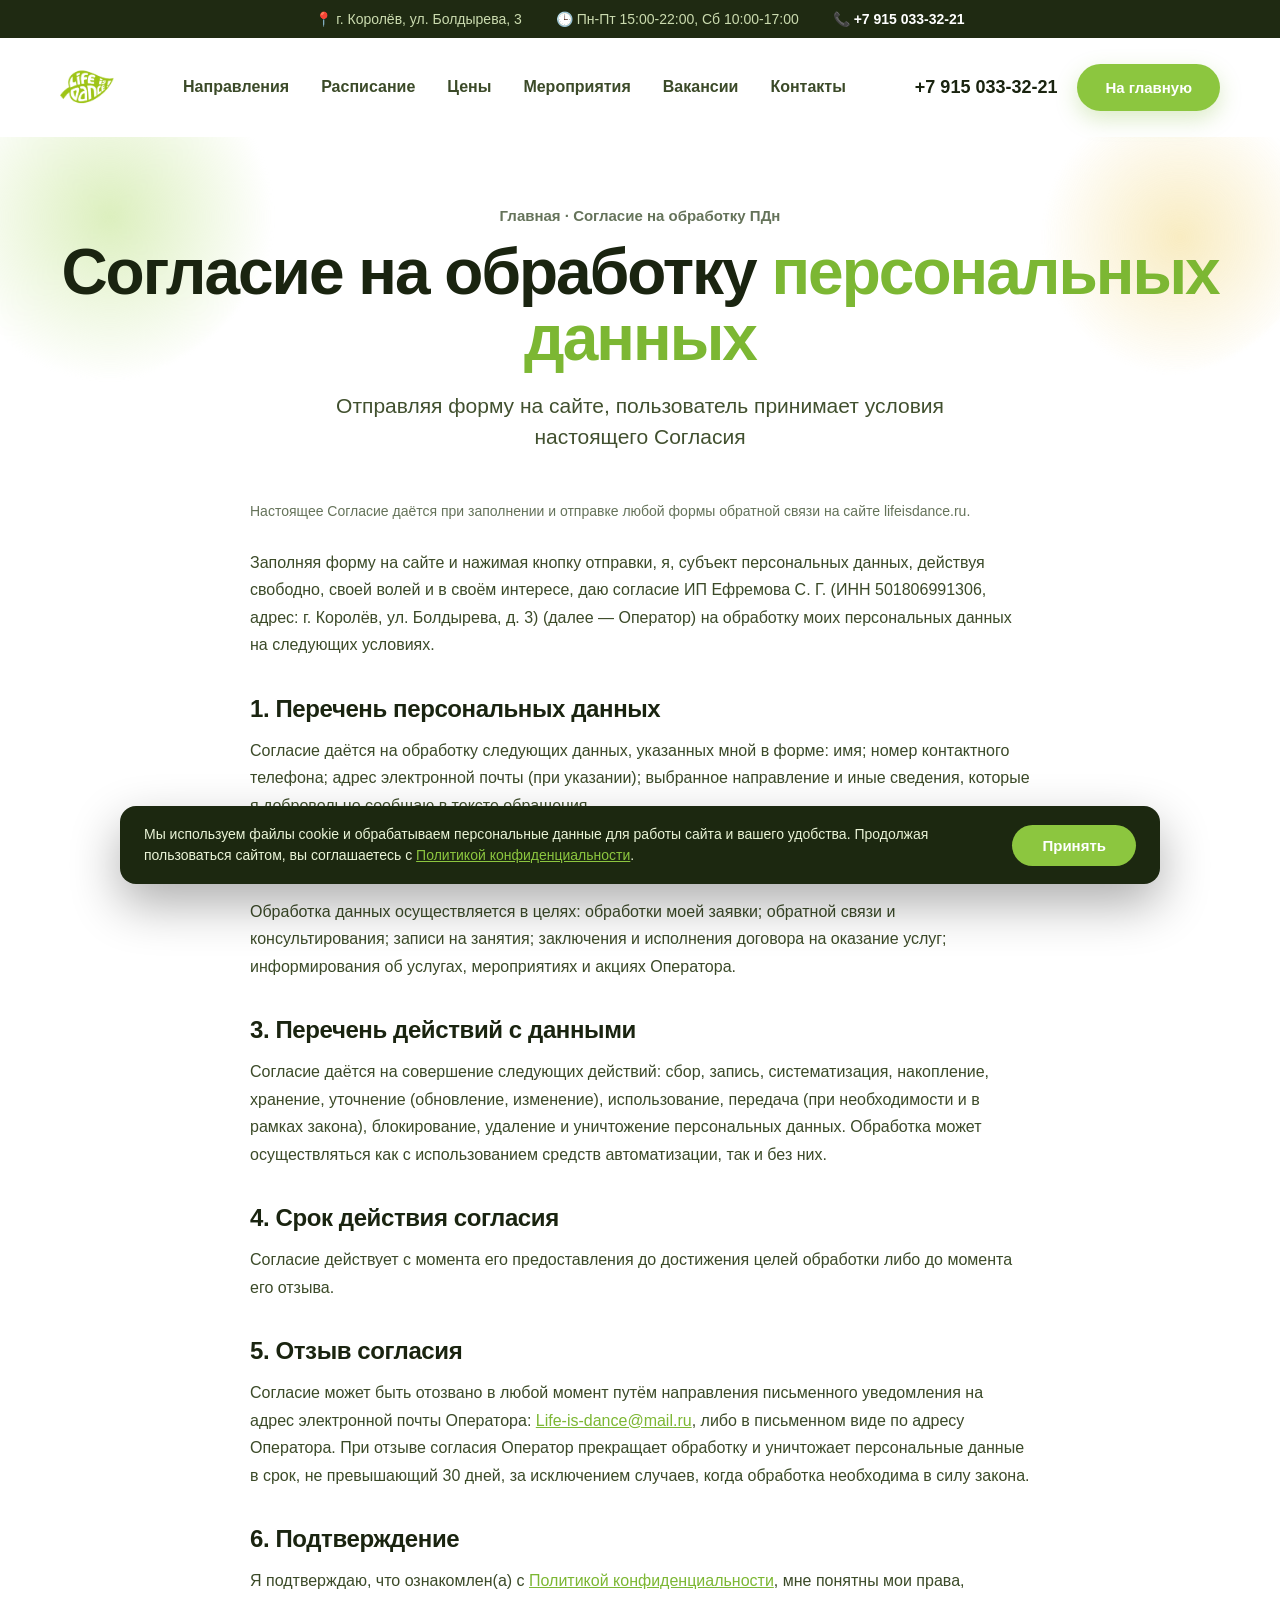
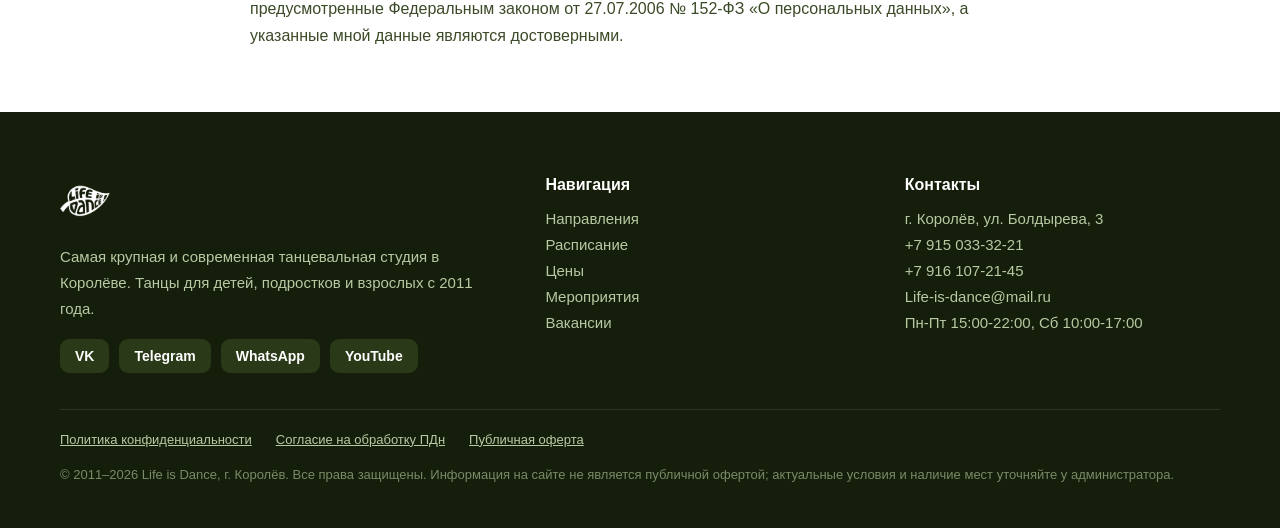
<file: soglasie.html>
<!doctype html><html lang="ru"><head><meta charset="utf-8">
<title>Согласие на обработку персональных данных — Life is Dance</title>
<meta name="viewport" content="width=device-width,initial-scale=1">
<link rel="stylesheet" href="styles.css">
</head><body>

<div class="bar"><span>📍 г. Королёв, ул. Болдырева, 3</span><span>🕒 Пн-Пт 15:00-22:00, Сб 10:00-17:00</span><span>📞 <b>+7 915 033-32-21</b></span></div>

<header>
  <a href="index.html" class="logo"><img src="site_images/logo.png" alt="Life is Dance"></a>
  <nav>
    <a href="napravleniya.html">Направления</a>
    <a href="raspisanie.html">Расписание</a>
    <a href="price.html">Цены</a>
    <a href="meropriyatiya.html">Мероприятия</a>
    <a href="vakansii.html">Вакансии</a>
    <a href="index.html#contacts">Контакты</a>
  </nav>
  <div class="htop"><div class="phone">+7 915 033-32-21</div><a href="index.html" class="btn">На главную</a></div>
</header>

<div class="phero">
  <div class="blob bA"></div><div class="blob bB"></div>
  <div class="crumbs"><a href="index.html">Главная</a> · Согласие на обработку ПДн</div>
  <div class="ptitle">Согласие на обработку <span>персональных данных</span></div>
  <div class="pdesc">Отправляя форму на сайте, пользователь принимает условия настоящего Согласия</div>
</div>

<div class="legal">
  <p class="upd">Настоящее Согласие даётся при заполнении и отправке любой формы обратной связи на сайте lifeisdance.ru.</p>

  <p>Заполняя форму на сайте и нажимая кнопку отправки, я, субъект персональных данных, действуя свободно, своей волей и в своём интересе, даю согласие ИП Ефремова С. Г. (ИНН 501806991306, адрес: г. Королёв, ул. Болдырева, д. 3) (далее — Оператор) на обработку моих персональных данных на следующих условиях.</p>

  <h2>1. Перечень персональных данных</h2>
  <p>Согласие даётся на обработку следующих данных, указанных мной в форме: имя; номер контактного телефона; адрес электронной почты (при указании); выбранное направление и иные сведения, которые я добровольно сообщаю в тексте обращения.</p>

  <h2>2. Цели обработки</h2>
  <p>Обработка данных осуществляется в целях: обработки моей заявки; обратной связи и консультирования; записи на занятия; заключения и исполнения договора на оказание услуг; информирования об услугах, мероприятиях и акциях Оператора.</p>

  <h2>3. Перечень действий с данными</h2>
  <p>Согласие даётся на совершение следующих действий: сбор, запись, систематизация, накопление, хранение, уточнение (обновление, изменение), использование, передача (при необходимости и в рамках закона), блокирование, удаление и уничтожение персональных данных. Обработка может осуществляться как с использованием средств автоматизации, так и без них.</p>

  <h2>4. Срок действия согласия</h2>
  <p>Согласие действует с момента его предоставления до достижения целей обработки либо до момента его отзыва.</p>

  <h2>5. Отзыв согласия</h2>
  <p>Согласие может быть отозвано в любой момент путём направления письменного уведомления на адрес электронной почты Оператора: <a href="mailto:Life-is-dance@mail.ru">Life-is-dance@mail.ru</a>, либо в письменном виде по адресу Оператора. При отзыве согласия Оператор прекращает обработку и уничтожает персональные данные в срок, не превышающий 30 дней, за исключением случаев, когда обработка необходима в силу закона.</p>

  <h2>6. Подтверждение</h2>
  <p>Я подтверждаю, что ознакомлен(а) с <a href="policy.html">Политикой конфиденциальности</a>, мне понятны мои права, предусмотренные Федеральным законом от 27.07.2006 № 152-ФЗ «О персональных данных», а указанные мной данные являются достоверными.</p>
</div>

<footer id="contacts"><div class="wrap"><div class="fgrid">
  <div><div class="lg"><img src="site_images/logo.png" alt="Life is Dance"></div>
    <p>Самая крупная и современная танцевальная студия в Королёве. Танцы для детей, подростков и взрослых с 2011 года.</p>
    <div class="soc"><span>VK</span><span>Telegram</span><span>WhatsApp</span><span>YouTube</span></div>
  </div>
  <div><h4>Навигация</h4>
    <a class="fl" href="napravleniya.html">Направления</a>
    <a class="fl" href="raspisanie.html">Расписание</a>
    <a class="fl" href="price.html">Цены</a>
    <a class="fl" href="meropriyatiya.html">Мероприятия</a>
    <a class="fl" href="vakansii.html">Вакансии</a>
  </div>
  <div><h4>Контакты</h4>
    <span class="fl">г. Королёв, ул. Болдырева, 3</span>
    <span class="fl">+7 915 033-32-21</span>
    <span class="fl">+7 916 107-21-45</span>
    <span class="fl">Life-is-dance@mail.ru</span>
    <span class="fl">Пн-Пт 15:00-22:00, Сб 10:00-17:00</span>
  </div>
</div></div></footer>

<script src="app.js"></script>
</body></html>
</file>
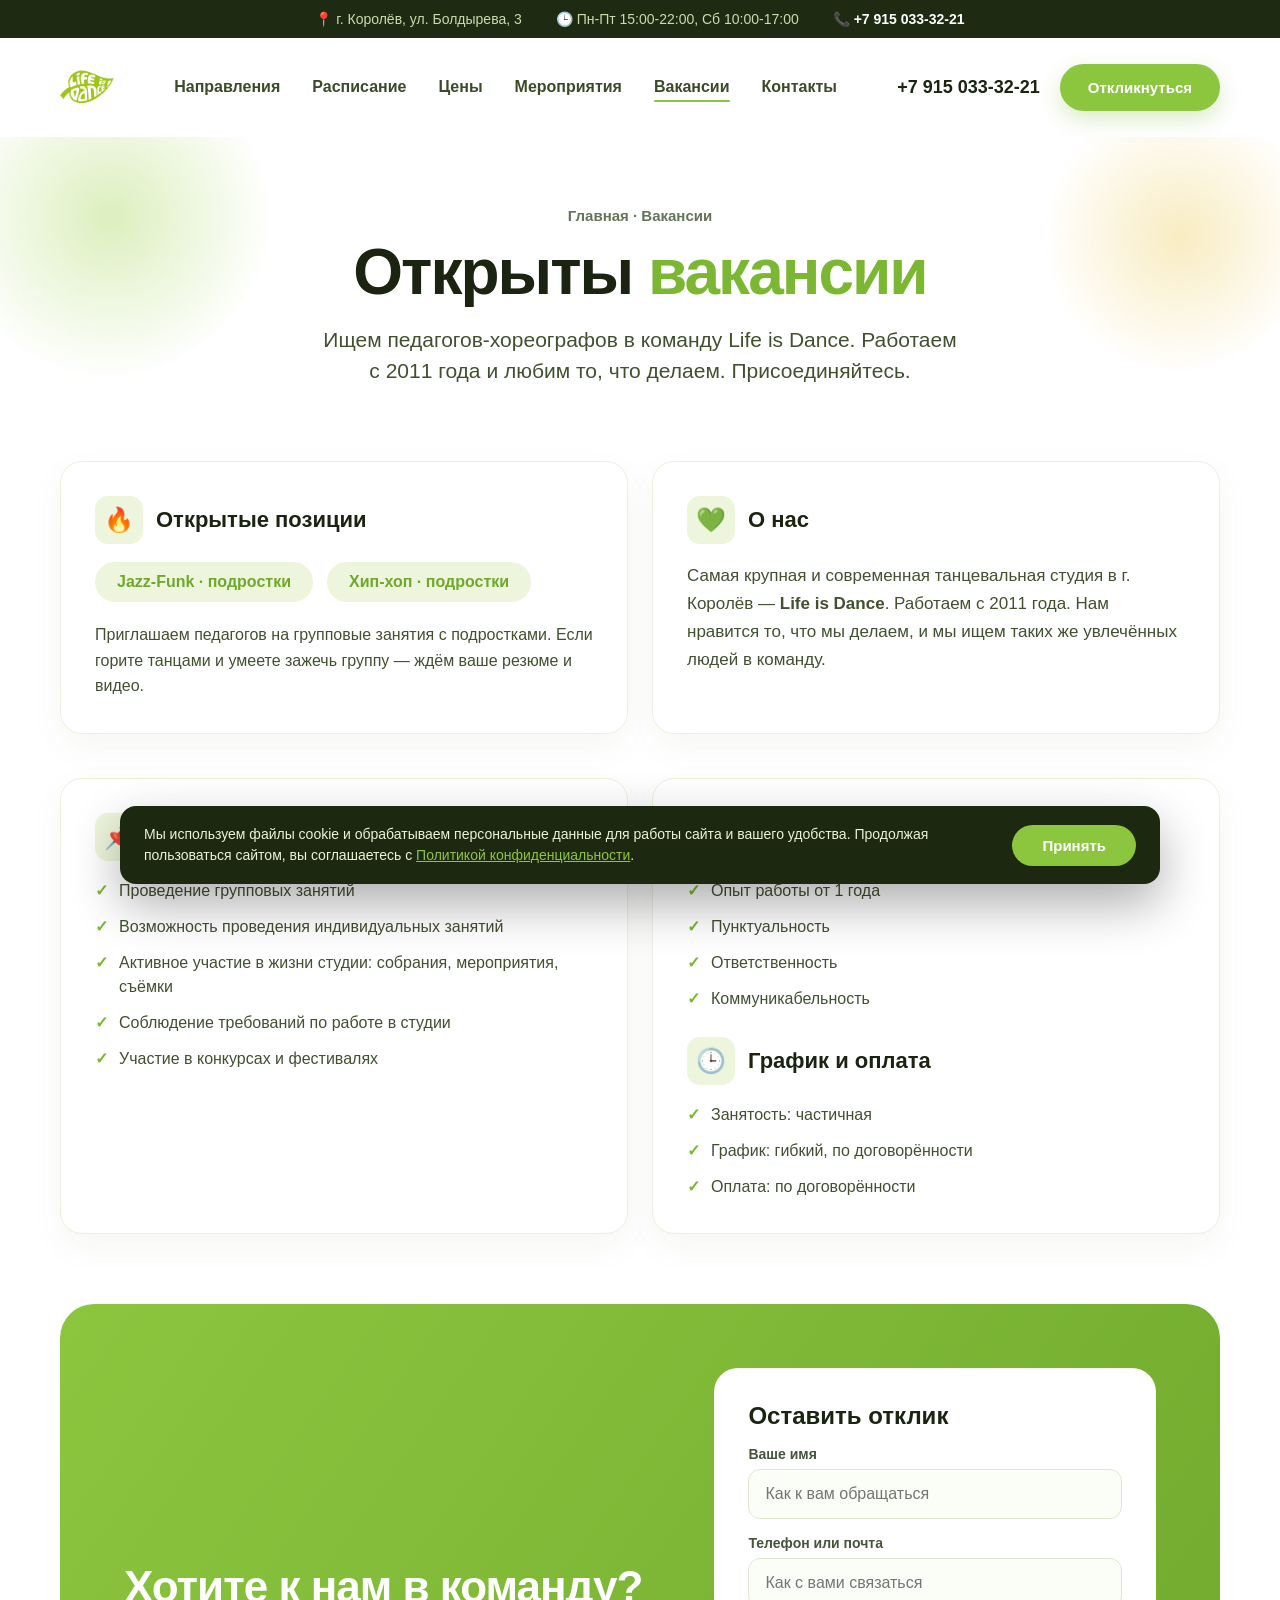
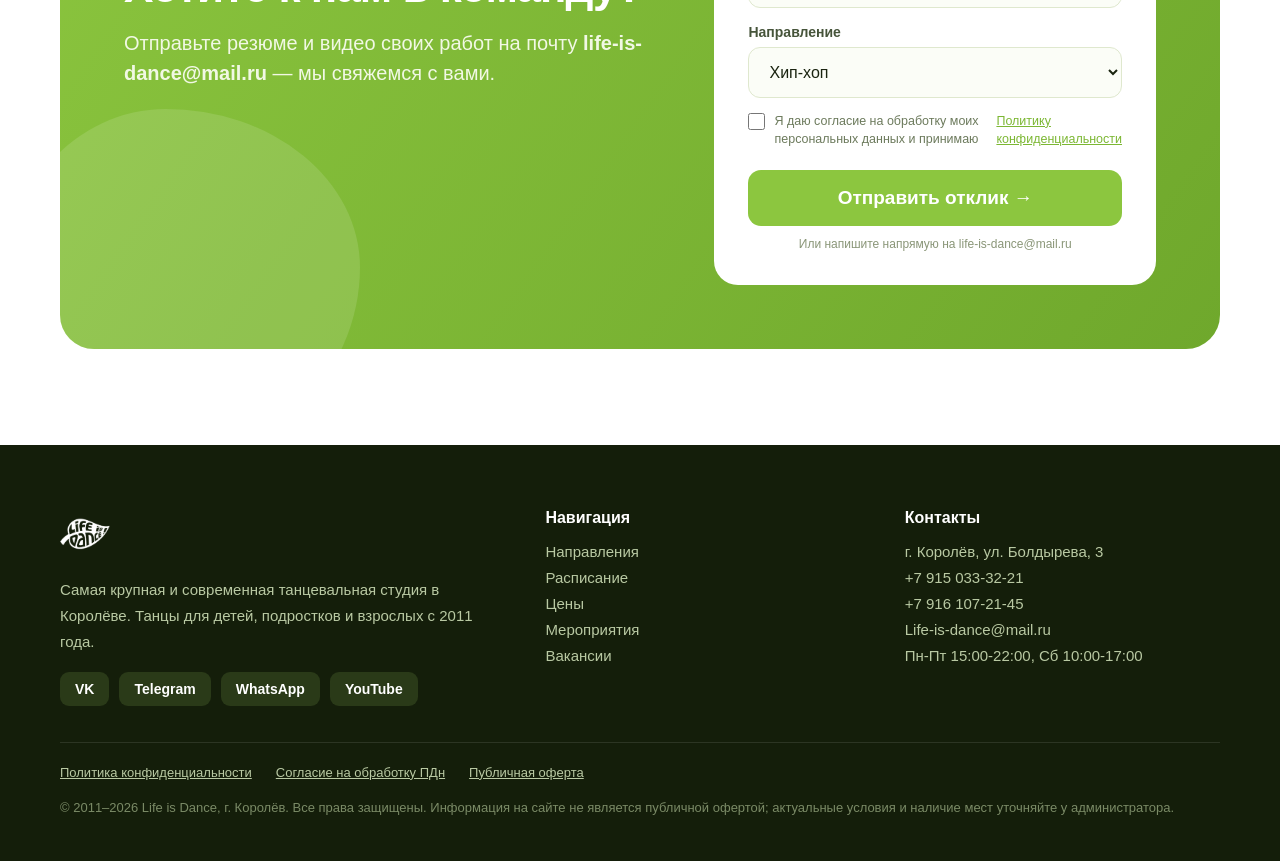
<file: vakansii.html>
<!doctype html><html lang="ru"><head><meta charset="utf-8">
<title>Вакансии — Life is Dance, Королёв</title>
<meta name="viewport" content="width=device-width,initial-scale=1">
<link rel="stylesheet" href="styles.css">
</head><body>

<div class="bar"><span>📍 г. Королёв, ул. Болдырева, 3</span><span>🕒 Пн-Пт 15:00-22:00, Сб 10:00-17:00</span><span>📞 <b>+7 915 033-32-21</b></span></div>

<header>
  <a href="index.html" class="logo"><img src="site_images/logo.png" alt="Life is Dance"></a>
  <nav>
    <a href="napravleniya.html">Направления</a>
    <a href="raspisanie.html">Расписание</a>
    <a href="price.html">Цены</a>
    <a href="meropriyatiya.html">Мероприятия</a>
    <a href="vakansii.html" class="active">Вакансии</a>
    <a href="index.html#contacts">Контакты</a>
  </nav>
  <div class="htop"><div class="phone">+7 915 033-32-21</div><a href="#send" class="btn">Откликнуться</a></div>
</header>

<div class="phero">
  <div class="blob bA"></div><div class="blob bB"></div>
  <div class="crumbs"><a href="index.html">Главная</a> · Вакансии</div>
  <div class="ptitle">Открыты <span>вакансии</span></div>
  <div class="pdesc">Ищем педагогов-хореографов в команду Life is Dance. Работаем с 2011 года и любим то, что делаем. Присоединяйтесь.</div>
</div>

<div class="wrap">
  <!-- открытые позиции + о нас -->
  <div class="vgrid">
    <div class="vblock rv">
      <div class="vh"><span class="ve">🔥</span>Открытые позиции</div>
      <div class="vopen">
        <span class="vtag">Jazz-Funk · подростки</span>
        <span class="vtag">Хип-хоп · подростки</span>
      </div>
      <p style="font-size:16px;color:#41502F;line-height:1.6;margin-top:20px">Приглашаем педагогов на групповые занятия с подростками. Если горите танцами и умеете зажечь группу — ждём ваше резюме и видео.</p>
    </div>
    <div class="vblock rv">
      <div class="vh"><span class="ve">💚</span>О нас</div>
      <p style="font-size:17px;color:#41502F;line-height:1.65">Самая крупная и современная танцевальная студия в г. Королёв — <b>Life is Dance</b>. Работаем с 2011 года. Нам нравится то, что мы делаем, и мы ищем таких же увлечённых людей в команду.</p>
    </div>
  </div>

  <!-- обязанности + требования -->
  <div class="vgrid">
    <div class="vblock rv">
      <div class="vh"><span class="ve">📌</span>Обязанности</div>
      <ul class="vlist">
        <li>Проведение групповых занятий</li>
        <li>Возможность проведения индивидуальных занятий</li>
        <li>Активное участие в жизни студии: собрания, мероприятия, съёмки</li>
        <li>Соблюдение требований по работе в студии</li>
        <li>Участие в конкурсах и фестивалях</li>
      </ul>
    </div>
    <div class="vblock rv">
      <div class="vh"><span class="ve">✅</span>Требования</div>
      <ul class="vlist">
        <li>Опыт работы от 1 года</li>
        <li>Пунктуальность</li>
        <li>Ответственность</li>
        <li>Коммуникабельность</li>
      </ul>
      <div class="vh" style="margin-top:26px"><span class="ve">🕒</span>График и оплата</div>
      <ul class="vlist">
        <li>Занятость: частичная</li>
        <li>График: гибкий, по договорённости</li>
        <li>Оплата: по договорённости</li>
      </ul>
    </div>
  </div>
</div>

<!-- отклик -->
<div class="ctawrap" id="send" style="padding-top:70px"><div class="wrap">
  <div class="cta rv zoom">
    <div class="cb" style="position:absolute;width:360px;height:360px;background:rgba(255,255,255,.12);border-radius:46% 54% 60% 40%/52% 44% 56% 48%;bottom:-120px;left:-60px;animation:morph 12s ease-in-out infinite"></div>
    <div>
      <h2 style="font-size:44px;font-weight:900;letter-spacing:-1px;line-height:1.05;position:relative;z-index:2">Хотите к нам в команду?</h2>
      <p style="font-size:20px;color:#F1F8E4;margin-top:18px;line-height:1.5;position:relative;z-index:2">Отправьте резюме и видео своих работ на почту <b>life-is-dance@mail.ru</b> — мы свяжемся с вами.</p>
    </div>
    <form class="form lidform" data-subject="Отклик на вакансию — Life is Dance" style="background:#fff;border-radius:24px;padding:34px;position:relative;z-index:2">
      <div class="lf-body">
        <div class="fh" style="font-size:24px;font-weight:800;color:var(--ink)">Оставить отклик</div>
        <div class="field" style="margin-top:15px"><label style="font-size:14px;font-weight:700;color:#46543A">Ваше имя</label><input name="Имя" style="width:100%;margin-top:6px;border:1.5px solid #DFE8CE;border-radius:12px;padding:15px 16px;font-size:16px;color:#1A2410;background:#FBFDF7;font-family:inherit;outline:none" placeholder="Как к вам обращаться"></div>
        <div class="field" style="margin-top:15px"><label style="font-size:14px;font-weight:700;color:#46543A">Телефон или почта</label><input name="Контакт" style="width:100%;margin-top:6px;border:1.5px solid #DFE8CE;border-radius:12px;padding:15px 16px;font-size:16px;color:#1A2410;background:#FBFDF7;font-family:inherit;outline:none" placeholder="Как с вами связаться"></div>
        <div class="field" style="margin-top:15px"><label style="font-size:14px;font-weight:700;color:#46543A">Направление</label><select name="Направление" style="width:100%;margin-top:6px;border:1.5px solid #DFE8CE;border-radius:12px;padding:15px 16px;font-size:16px;color:#1A2410;background:#FBFDF7;font-family:inherit;outline:none"><option>Хип-хоп</option><option>Jazz-Funk</option><option>Брейк-данс</option><option>Хореография</option><option>Современные танцы</option><option>Другое</option></select></div>
        <div class="lf-err" style="display:none;color:#C0574F;font-size:13px;margin-top:10px;font-weight:600"></div>
        <button type="submit" class="subm" style="width:100%;border:0;cursor:pointer;font-family:inherit;margin-top:22px;background:var(--g);color:#fff;font-size:19px;font-weight:800;padding:17px;border-radius:13px">Отправить отклик →</button>
        <div class="pnote" style="font-size:12px;color:#8A9678;text-align:center;margin-top:11px">Или напишите напрямую на life-is-dance@mail.ru</div>
      </div>
      <div class="lf-ok" style="display:none;text-align:center;padding:24px 8px">
        <div style="font-size:52px">✅</div>
        <div style="font-size:23px;font-weight:800;color:#1A2410;margin-top:10px">Отклик отправлен!</div>
        <div style="font-size:16px;color:#65735A;margin-top:8px;line-height:1.5">Мы свяжемся с вами. Можно также прислать резюме и видео на life-is-dance@mail.ru</div>
      </div>
    </form>
  </div>
</div></div>

<footer id="contacts"><div class="wrap"><div class="fgrid">
  <div><div class="lg"><img src="site_images/logo.png" alt="Life is Dance"></div>
    <p>Самая крупная и современная танцевальная студия в Королёве. Танцы для детей, подростков и взрослых с 2011 года.</p>
    <div class="soc"><span>VK</span><span>Telegram</span><span>WhatsApp</span><span>YouTube</span></div>
  </div>
  <div><h4>Навигация</h4>
    <a class="fl" href="napravleniya.html">Направления</a>
    <a class="fl" href="raspisanie.html">Расписание</a>
    <a class="fl" href="price.html">Цены</a>
    <a class="fl" href="meropriyatiya.html">Мероприятия</a>
    <a class="fl" href="vakansii.html">Вакансии</a>
  </div>
  <div><h4>Контакты</h4>
    <span class="fl">г. Королёв, ул. Болдырева, 3</span>
    <span class="fl">+7 915 033-32-21</span>
    <span class="fl">+7 916 107-21-45</span>
    <span class="fl">Life-is-dance@mail.ru</span>
    <span class="fl">Пн-Пт 15:00-22:00, Сб 10:00-17:00</span>
  </div>
</div></div></footer>

<script src="app.js"></script>
</body></html>
</file>
<file: styles.css>
/* ===== Life is Dance — общие стили редизайна ===== */
*{margin:0;padding:0;box-sizing:border-box}
:root{
  --g:#8CC63F; --g2:#7CB733; --g3:#6FA82C;
  --ink:#1A2410; --ink2:#41502F; --mut:#65735A;
  --dark:#1C2810; --dark2:#1F2A12; --dark3:#141E0A;
  --l1:#F6FAEF; --l2:#F7FBEF; --l3:#EDF6DC;
  --line:#EAF2DA; --yel:#F0B429;
}
html{scroll-behavior:smooth}
html{overflow-x:hidden;width:100%}
body{font-family:-apple-system,'SF Pro Display',Helvetica,Arial,sans-serif;background:#fff;color:var(--ink);width:1440px;max-width:100%;overflow-x:hidden;-webkit-font-smoothing:antialiased}
img{display:block}
a{text-decoration:none;color:inherit}
.wrap{max-width:1320px;margin:0 auto;padding:0 60px;position:relative}
.blob{position:absolute;border-radius:42% 58% 63% 37%/45% 42% 58% 55%;filter:blur(2px);z-index:0}

/* ---- topbar ---- */
.bar{background:var(--dark2);color:#CBDBAF;font-size:14px;display:flex;justify-content:center;gap:34px;padding:11px 0}
.bar b{color:#fff}

/* ---- header (sticky + shrink) ---- */
header{display:flex;align-items:center;justify-content:space-between;padding:22px 60px;position:sticky;top:0;z-index:50;background:rgba(255,255,255,.86);backdrop-filter:blur(14px);border-bottom:1px solid transparent;transition:padding .3s ease,box-shadow .3s ease,border-color .3s ease}
body.scrolled header{padding:12px 60px;box-shadow:0 10px 30px rgba(60,90,20,.09);border-color:var(--line)}
.logo img{height:54px;width:auto;transition:height .3s ease}
body.scrolled .logo img{height:42px}
nav{display:flex;gap:32px;font-size:16px;font-weight:600;color:#3B4A28}
nav a{position:relative;padding:4px 0;transition:color .2s}
nav a::after{content:"";position:absolute;left:0;bottom:-2px;width:0;height:2px;background:var(--g);border-radius:2px;transition:width .28s cubic-bezier(.2,.7,.2,1)}
nav a:hover{color:var(--g2)}
nav a:hover::after,nav a.active::after{width:100%}
.htop{display:flex;align-items:center;gap:20px}
.phone{font-size:18px;font-weight:800;white-space:nowrap}

/* ---- buttons ---- */
.btn{background:var(--g);color:#fff;font-weight:800;border-radius:40px;padding:15px 28px;font-size:15px;display:inline-block;position:relative;overflow:hidden;transition:transform .22s cubic-bezier(.2,.7,.2,1),box-shadow .22s;box-shadow:0 8px 22px rgba(124,183,51,.28)}
.btn:hover{transform:translateY(-3px);box-shadow:0 14px 30px rgba(124,183,51,.4)}
.btn::before{content:"";position:absolute;top:0;left:-120%;width:70%;height:100%;background:linear-gradient(120deg,transparent,rgba(255,255,255,.45),transparent);transform:skewX(-18deg);transition:left .6s ease}
.btn:hover::before{left:130%}
.btn.lg{padding:19px 40px;font-size:19px}
.btn.out{background:transparent;color:#243516;border:2px solid #CFE0B4;box-shadow:none}
.btn.out:hover{border-color:var(--g);background:var(--l3)}
.btn.wht{background:#fff;color:#2C3D18}

/* ---- section headings ---- */
section{padding:92px 0;position:relative}
.eyebrow{font-size:15px;font-weight:800;letter-spacing:2px;text-transform:uppercase;color:var(--g);text-align:center}
.h2{font-size:50px;font-weight:900;letter-spacing:-1.4px;text-align:center;margin-top:14px;line-height:1.05}
.sub{font-size:20px;color:var(--mut);text-align:center;margin-top:16px;max-width:660px;margin-left:auto;margin-right:auto;line-height:1.5}

/* ===== ANIMATIONS ===== */
@keyframes morph{
  0%{border-radius:46% 54% 60% 40%/52% 44% 56% 48%}
  33%{border-radius:60% 40% 42% 58%/48% 62% 38% 52%}
  66%{border-radius:40% 60% 56% 44%/58% 38% 62% 42%}
  100%{border-radius:46% 54% 60% 40%/52% 44% 56% 48%}
}
@keyframes float{0%,100%{transform:translateY(0)}50%{transform:translateY(-22px)}}
@keyframes floatSm{0%,100%{transform:translateY(0) rotate(0)}50%{transform:translateY(-16px) rotate(8deg)}}
@keyframes drift{0%,100%{transform:translate(0,0)}50%{transform:translate(18px,-14px)}}
@keyframes marquee{from{transform:translateX(0)}to{transform:translateX(-50%)}}
@keyframes pulse{0%,100%{transform:scale(1)}50%{transform:scale(1.05)}}
@keyframes gradShift{0%{background-position:0% 50%}50%{background-position:100% 50%}100%{background-position:0% 50%}}
@keyframes spinSlow{from{transform:rotate(0)}to{transform:rotate(360deg)}}
@keyframes twinkle{0%,100%{opacity:.4;transform:scale(.9)}50%{opacity:1;transform:scale(1.15)}}

/* reveal on scroll (progressive: без JS всё видно) */
.js .rv{opacity:0;transform:translateY(36px);transition:opacity .8s cubic-bezier(.2,.75,.25,1),transform .8s cubic-bezier(.2,.75,.25,1)}
.js .rv.zoom{transform:scale(.94)}
.js .rv.left{transform:translateX(-46px)}
.js .rv.right{transform:translateX(46px)}
.js .rv.in{opacity:1;transform:none}

/* hover lift для карточек */
.lift{transition:transform .28s cubic-bezier(.2,.7,.2,1),box-shadow .28s,border-color .28s}
.lift:hover{transform:translateY(-8px);box-shadow:0 26px 55px rgba(70,100,20,.16);border-color:#CDE3A6}

/* ---- footer ---- */
footer{background:var(--dark3);color:#B9C9A3;padding:64px 0 44px}
.fgrid{display:grid;grid-template-columns:1.4fr 1fr 1fr;gap:44px}
footer .lg img{height:50px;margin-bottom:18px;filter:brightness(0) invert(1)}
footer p{font-size:15px;line-height:1.75}
footer h4{color:#fff;font-size:16px;font-weight:800;margin-bottom:16px}
.fl{color:#B9C9A3;font-size:15px;display:block;margin-bottom:9px;transition:color .2s,padding-left .2s}
.fl:hover{color:var(--g);padding-left:5px}
.soc{display:flex;gap:10px;margin-top:16px}
.soc span{background:#2A3A18;color:#fff;padding:9px 15px;border-radius:9px;font-size:14px;font-weight:700;transition:background .2s,transform .2s}
.soc span:hover{background:var(--g);transform:translateY(-3px)}

/* ---- video lane (RuTube facade) ---- */
.vlane{display:flex;gap:24px;overflow-x:auto;padding:14px 0 24px;scroll-snap-type:x mandatory;scrollbar-width:thin;scrollbar-color:#C9DCA6 transparent}
.vlane::-webkit-scrollbar{height:8px}
.vlane::-webkit-scrollbar-thumb{background:#C9DCA6;border-radius:8px}
.vcard{flex:0 0 384px;scroll-snap-align:start;cursor:pointer}
.vthumb{position:relative;aspect-ratio:16/9;border-radius:20px;overflow:hidden;box-shadow:0 16px 40px rgba(70,100,20,.14);background:#111}
.vthumb img{width:100%;height:100%;object-fit:cover;transition:transform .5s ease}
.vcard:hover .vthumb img{transform:scale(1.06)}
.vthumb iframe{width:100%;height:100%;border:0;display:block}
.vplay{position:absolute;top:50%;left:50%;transform:translate(-50%,-50%);width:70px;height:70px;border-radius:50%;background:rgba(255,255,255,.92);display:flex;align-items:center;justify-content:center;box-shadow:0 10px 30px rgba(0,0,0,.3);transition:transform .25s,background .25s;padding-left:4px}
.vcard:hover .vplay{transform:translate(-50%,-50%) scale(1.12);background:var(--g)}
.vcard:hover .vplay svg path{fill:#fff}
.vdur{position:absolute;right:12px;bottom:12px;background:rgba(20,30,10,.82);color:#fff;font-size:13px;font-weight:700;padding:4px 10px;border-radius:8px}
.vtitle{font-size:17px;font-weight:700;color:var(--ink);margin-top:16px;line-height:1.35}
.vhint{text-align:center;font-size:15px;color:var(--mut);font-weight:600;margin-top:6px}

/* ---- filters (переиспользуемые табы) ---- */
.filters{display:flex;gap:12px;flex-wrap:wrap;justify-content:center;margin:46px 0 12px}
.filters button{background:#fff;border:1.5px solid var(--line);color:#41502F;font-size:16px;font-weight:700;padding:12px 26px;border-radius:40px;cursor:pointer;transition:.22s;font-family:inherit}
.filters button:hover{border-color:var(--g);color:var(--g2)}
.filters button.on{background:var(--g);border-color:var(--g);color:#fff;box-shadow:0 10px 24px rgba(124,183,51,.3)}

/* ---- каталог направлений ---- */
.ngrid{display:grid;grid-template-columns:repeat(3,1fr);gap:26px;margin-top:40px}
.ncard{background:#fff;border:1px solid var(--line);border-radius:22px;overflow:hidden;box-shadow:0 14px 40px rgba(70,100,20,.07);display:flex;flex-direction:column}
.ncard .nimg{height:230px;overflow:hidden;position:relative}
.ncard .nimg img{width:100%;height:100%;object-fit:cover;transition:transform .55s ease}
.ncard:hover .nimg img{transform:scale(1.07)}
.ncard .nage{position:absolute;top:14px;left:14px;background:rgba(255,255,255,.94);color:var(--g3);font-size:13px;font-weight:800;padding:6px 13px;border-radius:20px}
.ncard .nbody{padding:24px 24px 26px;display:flex;flex-direction:column;flex:1}
.ncard h3{font-size:23px;font-weight:800;letter-spacing:-.4px}
.ncard p{font-size:15px;color:var(--mut);line-height:1.55;margin-top:9px;flex:1}
.ncard .nbtn{margin-top:20px;text-align:center;font-weight:800;font-size:15px;color:var(--g2);border:2px solid #DCEBC4;border-radius:12px;padding:12px;transition:.2s;cursor:pointer}
.ncard .nbtn:hover{background:var(--g);color:#fff;border-color:var(--g)}

/* ---- педагоги ---- */
.peds{display:grid;grid-template-columns:repeat(4,1fr);gap:24px;margin-top:52px}
.ped{background:#fff;border:1px solid var(--line);border-radius:20px;overflow:hidden;box-shadow:0 12px 34px rgba(70,100,20,.06)}
.ped .pimg{height:260px;overflow:hidden;background:#EAF2DA}
.ped .pimg img{width:100%;height:100%;object-fit:cover;transition:transform .5s ease}
.ped:hover .pimg img{transform:scale(1.06)}
.ped .pbody{padding:20px 22px 24px}
.ped .pn{font-size:20px;font-weight:800}
.ped .pr{font-size:15px;color:var(--g2);font-weight:700;margin-top:4px}
.ped .pd{font-size:14px;color:var(--mut);margin-top:8px;line-height:1.5}

/* ---- мероприятия ---- */
.events{display:grid;grid-template-columns:repeat(3,1fr);gap:24px;margin-top:44px}
.event{position:relative;border-radius:22px;overflow:hidden;height:300px;box-shadow:0 14px 40px rgba(70,100,20,.1)}
.event img{width:100%;height:100%;object-fit:cover;transition:transform .55s ease}
.event:hover img{transform:scale(1.07)}
.event .ov{position:absolute;inset:0;background:linear-gradient(to top,rgba(20,30,10,.82) 0%,rgba(20,30,10,.15) 50%,transparent 100%);display:flex;flex-direction:column;justify-content:flex-end;padding:24px}
.event .eyear{align-self:flex-start;background:var(--g);color:#fff;font-size:13px;font-weight:800;padding:5px 13px;border-radius:20px;margin-bottom:auto}
.event .etitle{color:#fff;font-size:21px;font-weight:800;line-height:1.25}

/* ---- вакансии ---- */
.vgrid{display:grid;grid-template-columns:repeat(2,1fr);gap:24px;margin-top:44px}
.vblock{background:#fff;border:1px solid var(--line);border-radius:22px;padding:34px;box-shadow:0 12px 34px rgba(70,100,20,.05)}
.vblock .vh{display:flex;align-items:center;gap:13px;font-size:22px;font-weight:800;margin-bottom:18px}
.vblock .vh .ve{width:48px;height:48px;border-radius:13px;background:var(--l3);display:flex;align-items:center;justify-content:center;font-size:24px;flex:none}
.vlist{list-style:none;display:flex;flex-direction:column;gap:12px}
.vlist li{font-size:16px;color:#41502F;line-height:1.5;display:flex;gap:11px;align-items:flex-start}
.vlist li::before{content:"✓";color:var(--g2);font-weight:900;flex:none}
.vopen{display:flex;gap:14px;flex-wrap:wrap;margin-top:16px}
.vtag{background:var(--l3);color:var(--g3);font-size:16px;font-weight:800;padding:11px 22px;border-radius:40px}

/* ---- карта ---- */
.mapwrap{display:grid;grid-template-columns:1fr 1.4fr;gap:0;margin-top:48px;border-radius:24px;overflow:hidden;box-shadow:0 20px 50px rgba(70,100,20,.12);border:1px solid var(--line)}
.mapinfo{background:var(--dark);color:#fff;padding:52px 46px;display:flex;flex-direction:column;justify-content:center}
.mapinfo h3{font-size:30px;font-weight:900;letter-spacing:-.8px}
.mapinfo .mrow{display:flex;gap:14px;align-items:flex-start;margin-top:24px}
.mapinfo .mrow .mi{font-size:22px;flex:none}
.mapinfo .mrow b{display:block;color:#fff;font-size:16px}
.mapinfo .mrow span{color:#B9C9A3;font-size:15px;line-height:1.5}
.mapframe{min-height:440px;background:#DCE6CC}
.mapframe iframe{width:100%;height:100%;border:0;display:block;min-height:440px}

/* ---- юридические страницы ---- */
.legal{max-width:900px;margin:0 auto;padding:16px 60px 50px}
.legal h2{font-size:24px;font-weight:800;margin:36px 0 14px;color:var(--ink);letter-spacing:-.4px}
.legal h2:first-child{margin-top:0}
.legal p{font-size:16px;line-height:1.72;color:#3B4A28;margin-bottom:12px}
.legal ul{margin:0 0 14px 22px}
.legal li{font-size:16px;line-height:1.7;color:#3B4A28;margin-bottom:7px}
.legal .upd{font-size:14px;color:var(--mut);margin-bottom:26px}
.legal .ph{background:#FBF3D9;padding:1px 7px;border-radius:5px;color:#8A6D14;font-weight:700}
.legal a{color:var(--g2);text-decoration:underline}

/* ---- cookie-баннер ---- */
.cookie{position:fixed;left:16px;right:16px;bottom:16px;max-width:1040px;margin:0 auto;background:#1C2810;color:#EAF4D7;border-radius:16px;padding:18px 24px;display:flex;align-items:center;gap:20px;box-shadow:0 20px 50px rgba(0,0,0,.32);z-index:200;flex-wrap:wrap}
.cookie p{font-size:14px;line-height:1.5;flex:1;min-width:260px;margin:0}
.cookie a{color:var(--g);text-decoration:underline}
.cookie button{background:var(--g);color:#fff;border:0;font-family:inherit;font-weight:800;font-size:15px;padding:12px 30px;border-radius:30px;cursor:pointer;white-space:nowrap;transition:background .2s}
.cookie button:hover{background:var(--g2)}

/* ---- чекбокс согласия в формах ---- */
.lf-consent{display:flex;gap:9px;align-items:flex-start;margin-top:14px;font-size:12.5px;line-height:1.45;color:#6C7A5C;cursor:pointer}
.lf-consent input{width:17px;height:17px;flex:none;margin-top:1px;accent-color:var(--g);cursor:pointer}
.lf-consent a{color:var(--g2);text-decoration:underline}

/* ---- юр-ссылки в подвале ---- */
.flegal{border-top:1px solid rgba(255,255,255,.1);margin-top:36px;padding-top:22px;display:flex;gap:10px 24px;flex-wrap:wrap;font-size:13px;align-items:center}
.flegal a{color:#B9C9A3;text-decoration:underline}
.flegal a:hover{color:var(--g)}
.flegal .cp{width:100%;color:#7A8A66;margin-top:8px;line-height:1.5}

/* ---- page hero (внутренние страницы) ---- */
.phero{position:relative;padding:70px 0 30px;text-align:center;overflow:hidden}
.phero .bA{width:340px;height:340px;background:radial-gradient(circle,#DCEFBE,transparent 68%);top:-90px;left:-60px;animation:morph 16s ease-in-out infinite,drift 12s ease-in-out infinite}
.phero .bB{width:280px;height:280px;background:radial-gradient(circle,#F6E4A8,transparent 70%);top:-40px;right:-40px;opacity:.7;animation:morph 20s ease-in-out infinite reverse,float 10s ease-in-out infinite}
.crumbs{font-size:15px;color:var(--mut);font-weight:600;position:relative;z-index:2}
.crumbs a:hover{color:var(--g2)}
.ptitle{font-size:64px;font-weight:900;letter-spacing:-2px;line-height:1.03;margin-top:16px;position:relative;z-index:2}
.ptitle span{color:var(--g2)}
.pdesc{font-size:21px;color:var(--ink2);max-width:640px;margin:18px auto 0;line-height:1.5;position:relative;z-index:2}

/* ---- бургер-меню (моб.) ---- */
.burger{display:none;flex-direction:column;justify-content:center;gap:5px;width:46px;height:46px;border:0;background:transparent;cursor:pointer;padding:11px;z-index:70}
.burger span{display:block;height:2.5px;background:#243516;border-radius:2px;transition:.3s}
.burger.on span:nth-child(1){transform:translateY(7.5px) rotate(45deg)}
.burger.on span:nth-child(2){opacity:0}
.burger.on span:nth-child(3){transform:translateY(-7.5px) rotate(-45deg)}
.navmask{display:none;position:fixed;inset:0;background:rgba(20,30,10,.4);z-index:55}
.navmask.on{display:block}

/* ---- CTA + формы (общие для внутренних страниц) ---- */
.ctawrap{padding:20px 0 96px}
.cta{background:linear-gradient(125deg,#8CC63F,#6FA82C,#8CC63F);background-size:200% 200%;animation:gradShift 8s ease infinite;border-radius:34px;padding:64px;display:grid;grid-template-columns:1fr .82fr;gap:52px;align-items:center;color:#fff;position:relative;overflow:hidden}
.cta .cb{position:absolute;width:360px;height:360px;background:rgba(255,255,255,.12);border-radius:46% 54% 60% 40%/52% 44% 56% 48%;bottom:-120px;left:-60px;animation:morph 12s ease-in-out infinite}
.cta h2{font-size:44px;font-weight:900;letter-spacing:-1px;line-height:1.05;position:relative;z-index:2}
.cta p{font-size:20px;color:#F1F8E4;margin-top:18px;line-height:1.5;position:relative;z-index:2}
.form{background:#fff;border-radius:24px;padding:34px;position:relative;z-index:2}
.form .fh{font-size:24px;font-weight:800;color:#1A2410}
.field{margin-top:15px}
.field label{font-size:14px;font-weight:700;color:#46543A}
.inp{margin-top:6px;border:1.5px solid #DFE8CE;border-radius:12px;padding:15px 16px;font-size:16px;color:#8A9678;background:#FBFDF7}
.subm{margin-top:22px;background:var(--g);color:#fff;font-size:19px;font-weight:800;padding:17px;border-radius:13px;text-align:center;cursor:pointer;transition:transform .2s,box-shadow .2s}
.subm:hover{transform:translateY(-2px);box-shadow:0 12px 26px rgba(124,183,51,.4)}
.pnote{font-size:12px;color:#8A9678;text-align:center;margin-top:11px}

/* ================= МОБИЛЬНАЯ АДАПТАЦИЯ ================= */
@media (max-width:900px){
  body{width:100%}
  .wrap{padding:0 20px}
  header{padding:14px 20px}
  body.scrolled header{padding:12px 20px}
  .burger{display:flex}
  nav{position:fixed;top:0;right:0;height:100dvh;width:78%;max-width:330px;background:#fff;flex-direction:column;align-items:flex-start;gap:0;padding:84px 26px 26px;box-shadow:-12px 0 44px rgba(0,0,0,.16);transform:translateX(100%);visibility:hidden;transition:transform .32s cubic-bezier(.2,.7,.2,1),visibility .32s;z-index:60;overflow-y:auto}
  nav.open{transform:translateX(0);visibility:visible}
  nav a{font-size:19px;padding:15px 0;width:100%;border-bottom:1px solid #EEF3E5;color:#243516}
  nav a::after{display:none}
  .htop .phone{display:none}
  section{padding:56px 0}
  .h2{font-size:30px;letter-spacing:-.6px}
  .sub{font-size:17px}
  .phero{padding:42px 0 18px}
  .ptitle{font-size:36px;letter-spacing:-1px}
  .pdesc{font-size:17px}
  .ngrid{grid-template-columns:1fr}
  .peds{grid-template-columns:1fr 1fr;gap:16px}
  .events{grid-template-columns:1fr}
  .vgrid{grid-template-columns:1fr}
  .mapwrap{grid-template-columns:1fr}
  .mapinfo{padding:34px 26px}
  .mapframe{min-height:320px}
  .fgrid{grid-template-columns:1fr;gap:30px}
  .filters button{font-size:14px;padding:11px 18px}
  .legal{padding:10px 20px 40px}
  .legal h2{font-size:20px}
  .cookie{flex-direction:column;align-items:stretch;text-align:center;padding:16px 18px}
  .cookie button{width:100%}
  .vcard{flex:0 0 300px}
  .ncard .nimg{height:200px}
  .ped .pimg{height:210px}
  .event{height:240px}
  .bar{font-size:11.5px;gap:14px;flex-wrap:wrap;padding:8px 14px;text-align:center}
  .flegal{gap:8px 16px}
  .ctawrap{padding:14px 0 60px}
  .cta{grid-template-columns:1fr;padding:34px 24px;gap:24px}
  .cta h2{font-size:28px!important}
  .cta p{font-size:17px!important}
  .form{padding:26px}
  .wrap{max-width:100%}
  .cta>*{min-width:0}
  .peds>*,.ngrid>*,.events>*,.vgrid>*{min-width:0}
  img{max-width:100%}
}
@media (max-width:520px){
  .peds{grid-template-columns:1fr}
  .ptitle{font-size:29px}
  .h2{font-size:25px}
  .bar span:nth-child(2){display:none}
  .cta h2{font-size:27px!important}
}
</file>
